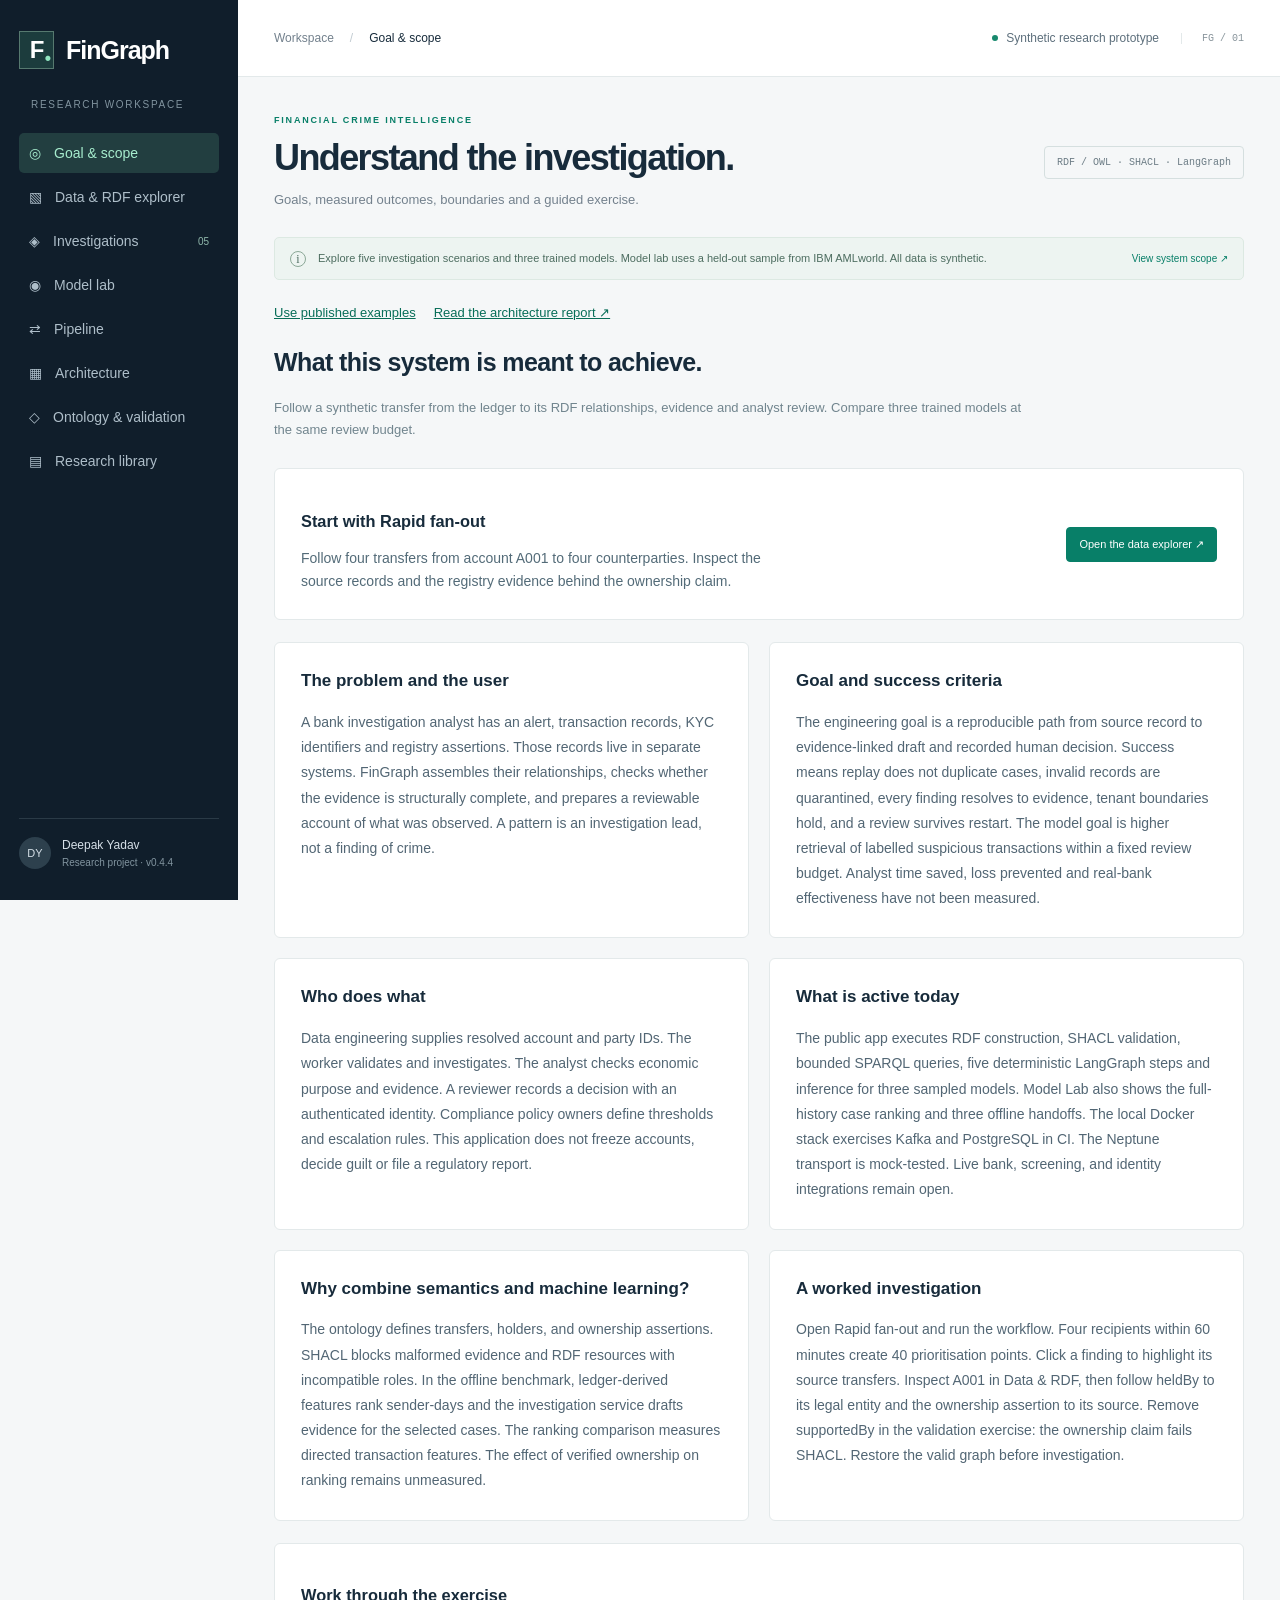
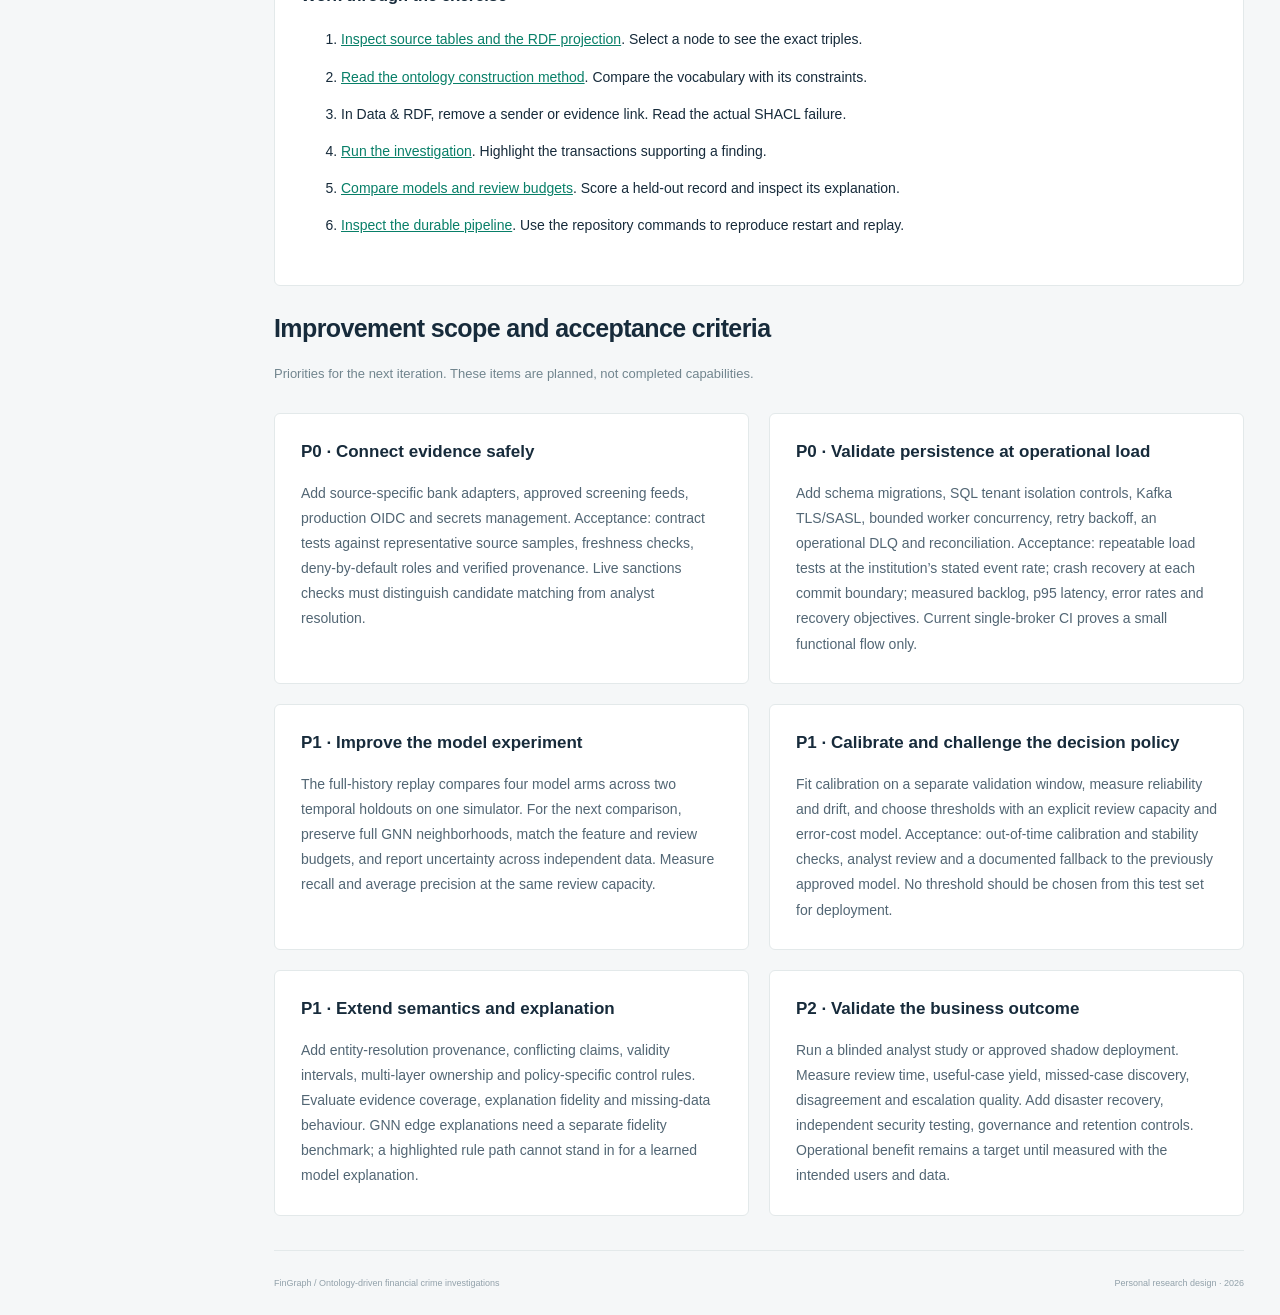
<file: index.html>
<!doctype html>
<html lang="en">
  <head>
    <meta charset="UTF-8" />
    <meta name="viewport" content="width=device-width,initial-scale=1" />
    <meta
      name="description"
      content="FinGraph financial crime investigation research workbench. Explore evidence-backed graph signals and an ontology-driven architecture using synthetic examples."
    />
    <title>FinGraph | Investigation Workbench</title>
    <link rel="stylesheet" href="/style.css?v=0.4.4" />
    <script src="/app.js?v=0.4.4" defer></script>
    <script src="/lab.js?v=0.4.4" defer></script>
  </head>
  <body>
    <aside class="sidebar">
      <a class="brand" href="/" aria-label="FinGraph home"
        ><span class="brandmark">F<span>•</span></span> FinGraph</a
      >
      <div class="workspace">RESEARCH WORKSPACE</div>
      <nav aria-label="Main navigation">
        <button class="nav active" data-view="overview">
          ◎ <span>Goal & scope</span>
        </button>
        <button class="nav" data-view="data">
          ▧ <span>Data & RDF explorer</span>
        </button>
        <button class="nav" data-view="investigation">
          ◈ <span>Investigations</span><small>05</small></button
        ><button class="nav" data-view="models">◉ <span>Model lab</span></button
        ><button class="nav" data-view="pipeline">
          ⇄ <span>Pipeline</span></button
        ><button class="nav" data-view="architecture">
          ▦ <span>Architecture</span></button
        ><button class="nav" data-view="ontology">
          ◇ <span>Ontology & validation</span></button
        ><button class="nav" data-view="research">
          ▤ <span>Research library</span>
        </button>
      </nav>
      <div class="sidebar-bottom">
        <div class="avatar">DY</div>
        <div>Deepak Yadav<small>Research project · v0.4.4</small></div>
      </div>
    </aside>
    <div class="shell">
      <header>
        <div>
          <span class="breadcrumb">Workspace</span><span class="slash">/</span
          ><span id="breadcrumb">Goal & scope</span>
        </div>
        <div class="header-right">
          <span class="dot"></span>Synthetic research prototype<span
            class="version"
            >FG / 01</span
          >
        </div>
      </header>
      <main>
        <div class="page-heading">
          <div>
            <div class="eyebrow">FINANCIAL CRIME INTELLIGENCE</div>
            <h1 id="page-title">Understand the investigation.</h1>
            <p id="page-subtitle">
              Goals, measured outcomes, boundaries and a guided exercise.
            </p>
          </div>
          <div class="outline-tag">RDF / OWL · SHACL · LangGraph</div>
        </div>
        <div class="notice">
          <span>i</span>
          <p>
            Explore five investigation scenarios and three trained models. Model
            lab uses a held-out sample from IBM AMLworld. All data is synthetic.
          </p>
          <a href="#overview" id="scope-link">View system scope ↗</a>
        </div>
        <div class="workbench-access">
          <a id="demo-mode-link" href="/?mode=published#overview">Use published examples</a>
          <a href="/docs/FinGraph_Research_and_Architecture.html">Read the architecture report ↗</a>
          <span id="workbench-mode"></span>
        </div>
        <p id="workbench-startup" role="status" aria-live="polite"></p>
        <button class="secondary hidden" id="retry-workbench">Retry loading the workbench</button>
        <noscript>
          <p>Enable JavaScript to use the interactive exercises. The architecture report above is available without JavaScript.</p>
        </noscript>
        <section id="overview" class="view">
          <div class="section-intro">
            <h2>What this system is meant to achieve.</h2>
            <p>
              Follow a synthetic transfer from the ledger to its RDF relationships,
              evidence and analyst review. Compare three trained models at the same review budget.
            </p>
          </div>
          <article class="panel padded first-example">
            <div>
              <h3>Start with Rapid fan-out</h3>
              <p>Follow four transfers from account A001 to four counterparties. Inspect the source records and the registry evidence behind the ownership claim.</p>
            </div>
            <button class="primary" data-jump="data">Open the data explorer ↗</button>
          </article>
          <div class="guide-grid" data-guide="overview"></div>
          <div class="panel padded walkthrough">
            <h3>Work through the exercise</h3>
            <ol>
              <li>
                <button class="text-link" data-jump="data">
                  Inspect source tables and the RDF projection</button
                >. Select a node to see the exact triples.
              </li>
              <li>
                <button class="text-link" data-jump="ontology">
                  Read the ontology construction method</button
                >. Compare the vocabulary with its constraints.
              </li>
              <li>
                In Data & RDF, remove a sender or evidence link. Read the actual
                SHACL failure.
              </li>
              <li>
                <button class="text-link" data-jump="investigation">
                  Run the investigation</button
                >. Highlight the transactions supporting a finding.
              </li>
              <li>
                <button class="text-link" data-jump="models">
                  Compare models and review budgets</button
                >. Score a held-out record and inspect its explanation.
              </li>
              <li>
                <button class="text-link" data-jump="pipeline">
                  Inspect the durable pipeline</button
                >. Use the repository commands to reproduce restart and replay.
              </li>
            </ol>
          </div>
          <div class="section-intro">
            <h2>Improvement scope and acceptance criteria</h2>
            <p>
              Priorities for the next iteration. These items are planned, not
              completed capabilities.
            </p>
          </div>
          <div class="guide-grid" data-guide="improvements"></div>
        </section>
        <section id="data" class="view hidden">
          <div class="section-intro">
            <h2>From source rows to typed relationships.</h2>
            <p>
              These five authored scenarios teach the semantic workflow. The
              separate IBM benchmark trains and evaluates the models.
            </p>
          </div>
          <div class="control-grid panel padded">
            <label
              >Scenario<select
                id="data-case"
                aria-label="Data scenario"
              ></select></label
            ><label
              >Validation exercise<select id="graph-variant">
                <option value="valid">Original valid graph</option>
                <option value="negative_amount">Set first amount to −1</option>
                <option value="missing_sender">Remove first sender</option>
                <option value="missing_evidence">
                  Remove one ownership evidence link
                </option>
              </select></label
            ><label
              >SPARQL template<select id="graph-query">
                <option value="transactions">Transaction provenance</option>
                <option value="ownership">
                  Source-backed direct ownership
                </option>
                <option value="shared_owners">Shared asserted owners</option>
              </select></label
            ><button class="primary" id="load-graph" disabled>
              Build and validate graph
            </button>
          </div>
          <div id="data-status" role="status" aria-live="polite"></div>
          <div id="data-stats" class="stats"></div>
          <div class="panel padded">
            <h3>Raw source records</h3>
            <p id="data-origin"></p>
            <div class="table-scroll" id="source-transactions"></div>
            <details>
              <summary>Account and registry fields</summary>
              <div class="table-scroll" id="source-accounts"></div>
            </details>
            <details>
              <summary>Canonical source JSON</summary>
              <pre id="source-json"></pre>
            </details>
          </div>
          <div class="model-workbench">
            <section class="panel padded">
              <h3>RDF neighbourhood explorer</h3>
              <p>
                Arrows are named RDF relationships. Select a resource to move to
                its immediate neighbourhood. Literal values appear in the
                inspector.
              </p>
              <label for="rdf-focus">Focus resource</label
              ><select id="rdf-focus"></select>
              <div id="rdf-network"></div>
              <p class="muted">
                The diagram shows one-hop resource links, not the complete
                graph. Transaction values are properties of transaction nodes.
              </p>
            </section>
            <section class="panel padded">
              <h3>Resource inspector</h3>
              <div id="rdf-inspector"></div>
            </section>
          </div>
          <div class="panel padded space-top">
            <h3>SHACL result</h3>
            <div id="validation-result"></div>
          </div>
          <div class="panel padded space-top">
            <h3>Execute a bounded SPARQL query</h3>
            <p>
              Changing a selection loads a published example. In live API mode,
              select Build and validate graph to run the query and validation
              again. You can inspect invalid graphs here. They are blocked from
              the investigation pipeline.
            </p>
            <pre id="sparql-source"></pre>
            <div class="table-scroll" id="sparql-rows"></div>
          </div>
          <div class="panel padded space-top">
            <h3>Serialized graph</h3>
            <label for="triple-filter">Filter asserted instance triples</label
            ><input
              id="triple-filter"
              placeholder="Try A001, supportedBy, amount…"
            />
            <div id="triple-count" class="muted"></div>
            <div class="table-scroll triple-scroll" id="rdf-triples"></div>
            <details>
              <summary>Complete Turtle, including ontology vocabulary</summary>
              <pre id="rdf-turtle"></pre>
            </details>
          </div>
        </section>
        <section id="investigation" class="view">
          <div class="stats">
            <article>
              <span>Investigation scenarios</span
              ><strong>05 <small>synthetic fixtures</small></strong>
            </article>
            <article>
              <span>Specialist workflow</span
              ><strong>05 <small>bounded steps</small></strong>
            </article>
            <article>
              <span>Decision authority</span
              ><strong class="text-value">Human review <i>Required</i></strong>
            </article>
          </div>
          <div class="workbench">
            <section class="panel case-list">
              <div class="panel-heading">
                <h2>Case queue</h2>
                <span class="muted">DEMO</span>
              </div>
              <label class="search"
                ><span>⌕</span
                ><input
                  id="search"
                  placeholder="Search cases…"
                  aria-label="Search cases"
              /></label>
              <div id="cases"><p class="muted padded">Loading cases…</p></div>
              <div class="queue-footer">
                No customer records. No external actions.
              </div>
            </section>
            <section class="panel canvas-panel">
              <div class="panel-heading">
                <div>
                  <div class="eyebrow" id="case-id">SELECT A CASE</div>
                  <h2 id="case-title">Transaction network</h2>
                </div>
                <button class="primary" id="run" disabled>
                  Run investigation <span>↗</span>
                </button>
              </div>
              <div class="graph-toolbar">
                <span><i class="legend account"></i>Account</span
                ><span><i class="legend evidence-edge"></i>Rule evidence</span
                ><span><i class="legend selected-edge"></i>Selected transfer</span>
              </div>
              <div
                id="network"
                aria-label="Interactive transaction network"
              ></div>
              <div class="graph-note" id="node-detail">
                Select an account to inspect its synthetic identity.
              </div>
              <div class="graph-footer">
                <span id="case-summary"></span
                ><span class="muted">Directed transfers</span>
              </div>
            </section>
          </div>
          <div id="status" role="status" aria-live="polite"></div>
          <div id="rule-explainer" class="panel padded space-top hidden"></div>
          <section id="transfer-evidence" class="panel padded space-top hidden">
            <div class="timeline-heading">
              <div><h3>Transfer timeline</h3><p>Select a transfer here or on the graph to inspect its source record.</p></div>
              <span id="transfer-summary" role="status"></span>
            </div>
            <div class="transfer-workbench">
              <ol id="transfer-timeline" aria-label="Transfers in event-time order"></ol>
              <article id="transfer-detail" aria-label="Selected transfer evidence" aria-live="polite"></article>
            </div>
          </section>
          <section class="panel results">
            <div class="panel-heading">
              <div>
                <div class="eyebrow">INVESTIGATION OUTPUT</div>
                <h2>Evidence before conclusions.</h2>
              </div>
              <span class="status-pill" id="result-state"
                >Ready to investigate</span
              >
            </div>
            <div id="result">
              <div class="empty-state">
                <div class="empty-icon">⌘</div>
                <h3>Your investigation starts here</h3>
                <p>
                  Choose a case and run the workflow to inspect signals,
                  ownership context,<br />evidence references, and a reviewable
                  case draft.
                </p>
              </div>
            </div>
          </section>
        </section>
        <section id="models" class="view hidden">
          <div class="section-intro">
            <h2>Model evaluation and inference</h2>
            <p>
              Compare case ranking on two full-history holdouts, then try the
              three models from the original sampled benchmark on a held-out
              transfer.
            </p>
            <button type="button" class="text-link" id="try-inference">Try a held-out transaction ↘</button>
          </div>
          <section class="panel padded" aria-labelledby="rolling-heading">
            <h3 id="rolling-heading">Full-history case ranking</h3>
            <p id="rolling-summary"></p>
            <label for="rolling-fold">Held-out window (UTC)</label>
            <select id="rolling-fold" aria-controls="rolling-results"></select>
            <div id="rolling-results" aria-live="polite">
              <div class="table-scroll" id="rolling-table"></div>
              <p id="rolling-conclusion"></p>
            </div>
            <p class="muted">
              Each sender-day is ranked by its highest transfer score. A group
              counts as positive if at least one outgoing transfer has a
              simulator label. The comparison uses prior event minutes; the
              two windows share one synthetic source.
            </p>
            <details>
              <summary>From model-ranked cases to investigation drafts</summary>
              <p>
                The three highest-ranked sender-days from the final fold went
                through the investigation service in an isolated SQLite run.
                The public investigation queue still uses five authored fixtures.
              </p>
              <div class="table-scroll" id="rolling-handoff"></div>
            </details>
          </section>
          <div id="model-summary" class="stats"></div>
          <div class="panel padded decision-banner">
            <h3>Sampled benchmark leader · gradient boosting</h3>
            <p>
              Validation average precision selected gradient boosting in the
              original 5% benchmark. The three trained models below score
              exported examples from that experiment.
            </p>
          </div>
          <div class="panel padded">
            <h3>Original 5% benchmark</h3>
            <p class="muted">
              Average precision reflects ranking across thresholds.
              Review-budget metrics evaluate the highest-scoring 1% of
              transactions.
            </p>
            <div class="table-scroll">
              <table class="evidence-table" id="metric-table"></table>
            </div>
            <p id="model-conclusion"></p>
          </div>
          <div class="panel padded space-top">
            <h3>Choose a review budget</h3>
            <p>
              Rank all 43,126 held-out rows. Compare how many labelled positives
              each approach finds within the same review capacity.
            </p>
            <label for="review-budget"
              >Percentage of transactions reviewed</label
            ><input
              id="review-budget"
              type="range"
              min="0"
              max="5"
              value="2"
              step="1"
            /><output id="budget-label"></output>
            <div id="budget-chart"></div>
            <div class="table-scroll" id="budget-table"></div>
          </div>
          <div class="model-workbench">
            <section class="panel padded">
              <h3>Precision–recall curves</h3>
              <div id="pr-chart"></div>
              <p class="muted">
                Every recall change is retained; step area equals average
                precision. All predictions contribute. The random-ranking
                baseline is positive prevalence.
              </p>
            </section>
            <section class="panel padded">
              <h3>ROC curves</h3>
              <div id="roc-chart"></div>
              <p class="muted">
                ROC AUC can look strong with a very large negative class. Read
                it alongside precision and review volume.
              </p>
            </section>
          </div>
          <div class="panel padded space-top">
            <h3>Errors at the validation-selected threshold</h3>
            <label for="diagnostic-model">Model to inspect</label
            ><select id="diagnostic-model">
              <option value="histogram_gradient_boosting">
                Gradient boosting
              </option>
              <option value="logistic_regression">Logistic regression</option>
              <option value="directed_graphsage">Directed GraphSAGE</option>
            </select>
            <div id="confusion-matrix"></div>
            <div id="calibration-table" class="table-scroll"></div>
            <p class="muted">
              Reliability bins compare average score with observed positive
              frequency. No calibration was fitted; the score is not a validated
              probability.
            </p>
          </div>
          <div class="model-workbench">
            <section class="panel padded" id="inference-panel">
              <h3>Run model inference</h3>
              <label for="model-example">Held-out transaction</label
              ><select id="model-example"></select>
              <div id="model-input" class="model-input"></div>
              <button class="primary" id="score-model" disabled>
                Score transaction
              </button>
              <div id="model-output" role="status" aria-live="polite"></div>
            </section>
            <section class="panel padded">
              <h3>How to read these scores</h3>
              <p>
                The GNN uses graph embeddings computed from history before the
                test period. Each request runs the exported prediction heads on
                the server.
              </p>
              <p>
                Scores are uncalibrated. The cards include selected high-score,
                positive-label, and evenly spaced examples. Dataset-wide metrics
                use all held-out rows.
              </p>
              <h4>Experiment limits</h4>
              <ul id="model-limitations"></ul>
              <a
                href="/docs/FinGraph_Research_and_Architecture.html"
                target="_blank"
                rel="noopener"
                >Read the evaluation protocol ↗</a
              >
            </section>
          </div>
          <section class="panel padded space-top">
            <h3>Explain the selected prediction</h3>
            <div id="prediction-explanation">
              <p>
                Score a transaction above to compare the three model explanations.
              </p>
            </div>
          </section>
          <div class="section-intro">
            <h2>Training, features and model selection</h2>
          </div>
          <div class="guide-grid" data-guide="training"></div>
          <div class="model-workbench">
            <section class="panel padded">
              <h3>GraphSAGE learning trace</h3>
              <div id="training-chart"></div>
              <p class="muted">
                Validation AP by epoch. The selected checkpoint is the maximum
                validation AP, not the final epoch.
              </p>
              <details>
                <summary>Exact epoch loss and validation AP</summary>
                <div id="training-table" class="table-scroll"></div>
              </details>
            </section>
            <section class="panel padded">
              <h3>Validation feature-group reliance</h3>
              <div id="importance-chart"></div>
              <div id="importance-table" class="table-scroll"></div>
              <p class="muted">
                Gradient boosting, three deterministic permutations per group. A
                negative drop means the permutation improved AP. This is
                diagnostic reliance, not causality.
              </p>
            </section>
          </div>
          <div class="section-intro">
            <h2>Results, explanations and limits</h2>
          </div>
          <div class="guide-grid" data-guide="interpretation"></div>
        </section>
        <section id="pipeline" class="view hidden">
          <div class="section-intro">
            <h2>From event to a recorded review.</h2>
            <p>
              Connect an OIDC session to the private service API to ingest a
              case, reload its saved result, and commit a review.
            </p>
          </div>
          <div class="panel padded">
            <p>
              The public deployment provides synthetic analysis. The durable
              service uses your configured PostgreSQL database and OIDC issuer.
              Run the repository's Docker Compose stack to exercise ingestion
              and persistence.
            </p>
            <p id="service-availability" role="status">Durable review requires a configured PostgreSQL and OIDC backend.</p>
            <p><a href="https://github.com/deepak2233/fingraph-investigations#run-locally">Run the backend locally ↗</a></p>
            <div id="service-form" class="hidden">
              <label for="service-token">OIDC bearer token</label
              ><input
                id="service-token"
                type="password"
                autocomplete="off"
                placeholder="Session-only token with ingest, analyst and reviewer roles"
              /><label for="service-tenant">Tenant ID from the token</label
              ><input id="service-tenant" value="demo" maxlength="96" />
              <div class="review-actions">
                <button class="primary" id="ingest-service">
                  Ingest selected scenario</button
                ><button class="secondary" id="reload-service" disabled>
                  Reload saved case
                </button>
              </div>
              <div id="service-status" role="status"></div>
              <label for="service-reason">Review rationale</label
              ><textarea
                id="service-reason"
                placeholder="Record the evidence you reviewed"
              ></textarea>
              <div class="review-actions">
                <button class="primary" id="review-service" disabled>
                  Record review</button
                ><button class="secondary" id="evidence-service" disabled>
                  Request evidence
                </button>
              </div>
              <pre id="service-output"></pre>
            </div>
          </div>
        </section>
        <section id="architecture" class="view hidden">
          <div class="section-intro">
            <h2>Implemented architecture</h2>
            <p>
              The hosted workbench, durable case service, and offline benchmark
              run with different inputs. The benchmark reuses the investigation
              service to test the model-to-case handoff.
            </p>
          </div>
          <p>
            <a
              href="/docs/FinGraph_Research_and_Architecture.html"
              target="_blank"
              rel="noopener"
              >Open the full research and architecture report ↗</a
            >
          </p>
          <div class="panel architecture-image">
            <img
              src="/architecture.svg"
              alt="Architecture showing the Vercel workbench, durable Kafka and SQL intake, and the offline full-history ranking and case handoff"
            />
          </div>
          <div class="info-grid">
            <article class="panel">
              <h3>Hosted workbench</h3>
              <p>
                Five synthetic cases run through live RDF, SHACL, allowlisted
                SPARQL and deterministic LangGraph investigation. Model Lab
                scores fixed examples from the original sampled experiment.
              </p>
            </article>
            <article class="panel">
              <h3>Durable case service</h3>
              <p>
                Two bounded rules produce candidate events. Kafka intake commits
                SQL cases, audit and outbox before acknowledging events. OIDC
                gates private review. The independent projector writes local RDF
                or uses the mock-tested Neptune adapter.
              </p>
            </article>
            <article class="panel">
              <h3>Offline ranking and handoff</h3>
              <p>
                Full event-time replay builds behavior and directed graph
                features. The selected model ranks sender-days and sends three
                synthetic cases to the same investigation service in SQLite.
                That comparison is published in Model Lab.
              </p>
            </article>
          </div>
          <p class="muted">
            Live model-driven queuing, verified identity resolution, approved
            screening feeds, and bank-volume performance tests remain open.
          </p>
        </section>
        <section id="ontology" class="view hidden">
          <div class="section-intro">
            <h2>Meaning is part of the data model.</h2>
            <p>
              OWL defines vocabulary and semantics. SHACL validates records.
              SPARQL retrieves explicit relationships. These solve different
              problems.
            </p>
          </div>
          <div class="guide-grid" data-guide="ontology"></div>
          <div class="panel padded space-top">
            <h3>The actual vocabulary used by the graph builder</h3>
            <div id="ontology-schema"></div>
            <details>
              <summary>OWL vocabulary in Turtle</summary>
              <pre id="ontology-turtle"></pre>
            </details>
            <details>
              <summary>SHACL shapes in Turtle</summary>
              <pre id="shapes-turtle"></pre>
            </details>
            <p>
              Primary standards:
              <a
                href="https://www.w3.org/TR/owl2-primer/"
                target="_blank"
                rel="noopener"
                >OWL 2</a
              >
              ·
              <a
                href="https://www.w3.org/TR/shacl/"
                target="_blank"
                rel="noopener"
                >SHACL</a
              >
              ·
              <a
                href="https://www.w3.org/TR/sparql11-query/"
                target="_blank"
                rel="noopener"
                >SPARQL 1.1</a
              >.
            </p>
          </div>
          <div class="info-grid">
            <article class="panel">
              <div class="eyebrow">SEMANTICS</div>
              <h3>Party → Person / LegalEntity</h3>
              <p>
                Account → heldBy → Party<br />Transaction → sender / receiver →
                Account<br />OwnershipAssertion → owner / ownedEntity /
                percentage / supportedBy
              </p>
            </article>
            <article class="panel">
              <div class="eyebrow">VALIDATION</div>
              <h3>Fail before investigation</h3>
              <p>
                Transactions require positive decimal amounts, one sender and
                receiver, a three-letter currency, a typed timestamp, and a
                source ID. Ownership assertions require supporting evidence.
              </p>
            </article>
            <article class="panel">
              <div class="eyebrow">EPISTEMIC BOUNDARY</div>
              <h3>Unknown stays unknown</h3>
              <p>
                Missing ownership creates a data gap. A name similarity creates
                a candidate. A graph pattern creates a lead. None establishes a
                crime, a legal UBO determination, or a confirmed sanctions
                match.
              </p>
            </article>
          </div>
          <div class="panel code-panel">
            <h3>Source-backed direct ownership query</h3>
            <pre>
PREFIX fg: &lt;https://fingraph.example/ontology/&gt;
SELECT ?account ?owner ?claim ?evidence WHERE {
  ?account a fg:Account ; fg:heldBy ?entity .
  ?claim a fg:OwnershipAssertion ;
         fg:ownedEntity ?entity ; fg:owner ?owner ;
         fg:supportedBy ?evidence .
}</pre
            >
            <p class="muted">
              Neptune is not a built-in OWL reasoner. This prototype uses RDFLib
              and pySHACL with RDFS closure, not full OWL DL reasoning. FIBO
              alignment is a design proposal.
            </p>
          </div>
        </section>
        <section id="research" class="view hidden">
          <div class="section-intro">
            <h2>Research that changes the design.</h2>
            <p>
              Selected foundational and AML papers, with their application and
              limits. Each entry records its design implication and limitation.
              Reading depth is identified per paper. FinGraph benchmark results
              appear in Model lab.
            </p>
          </div>
          <div class="research-tools">
            <input
              id="paper-search"
              placeholder="Filter papers by model, method, or dataset…"
              aria-label="Filter research papers"
            /><span id="paper-count"></span>
          </div>
          <div id="papers" class="paper-grid"></div>
        </section>
        <footer>
          <span>FinGraph / Ontology-driven financial crime investigations</span
          ><span>Personal research design · 2026</span>
        </footer>
      </main>
    </div>
  </body>
</html>
</file>
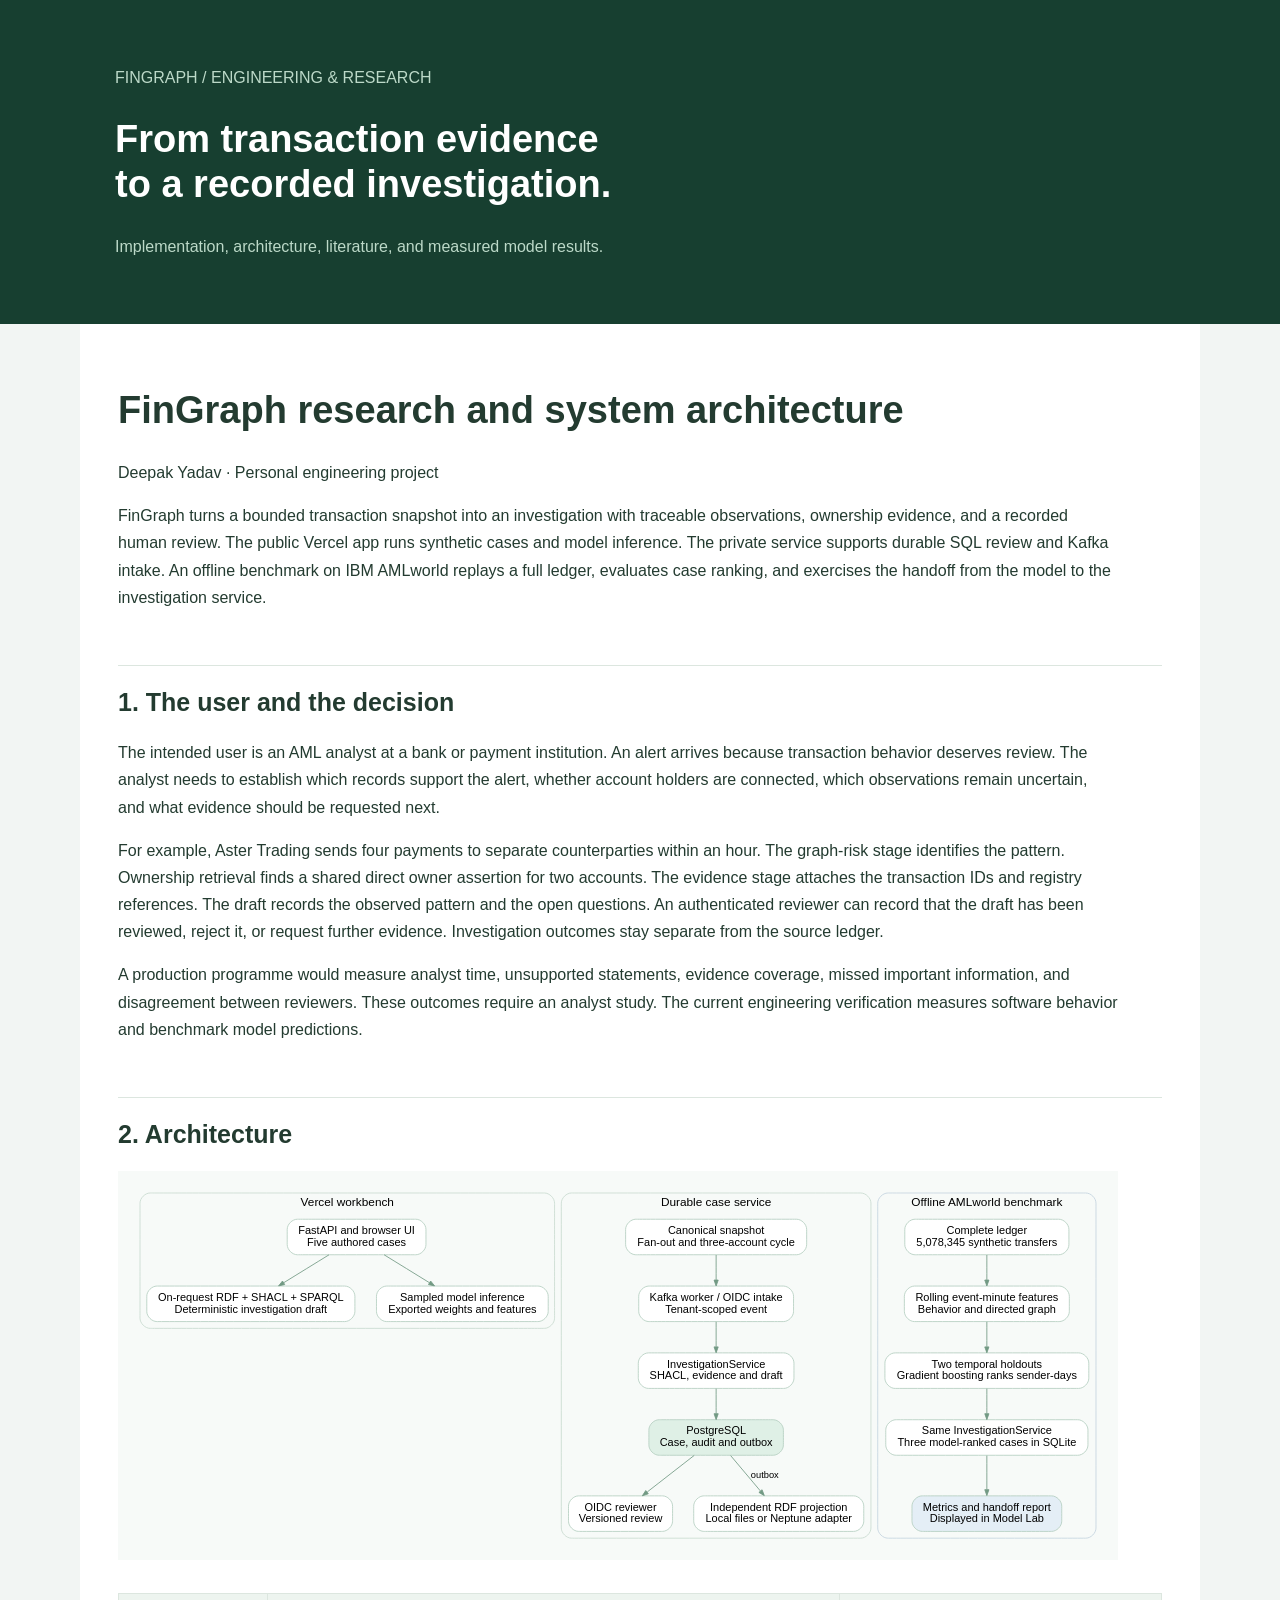
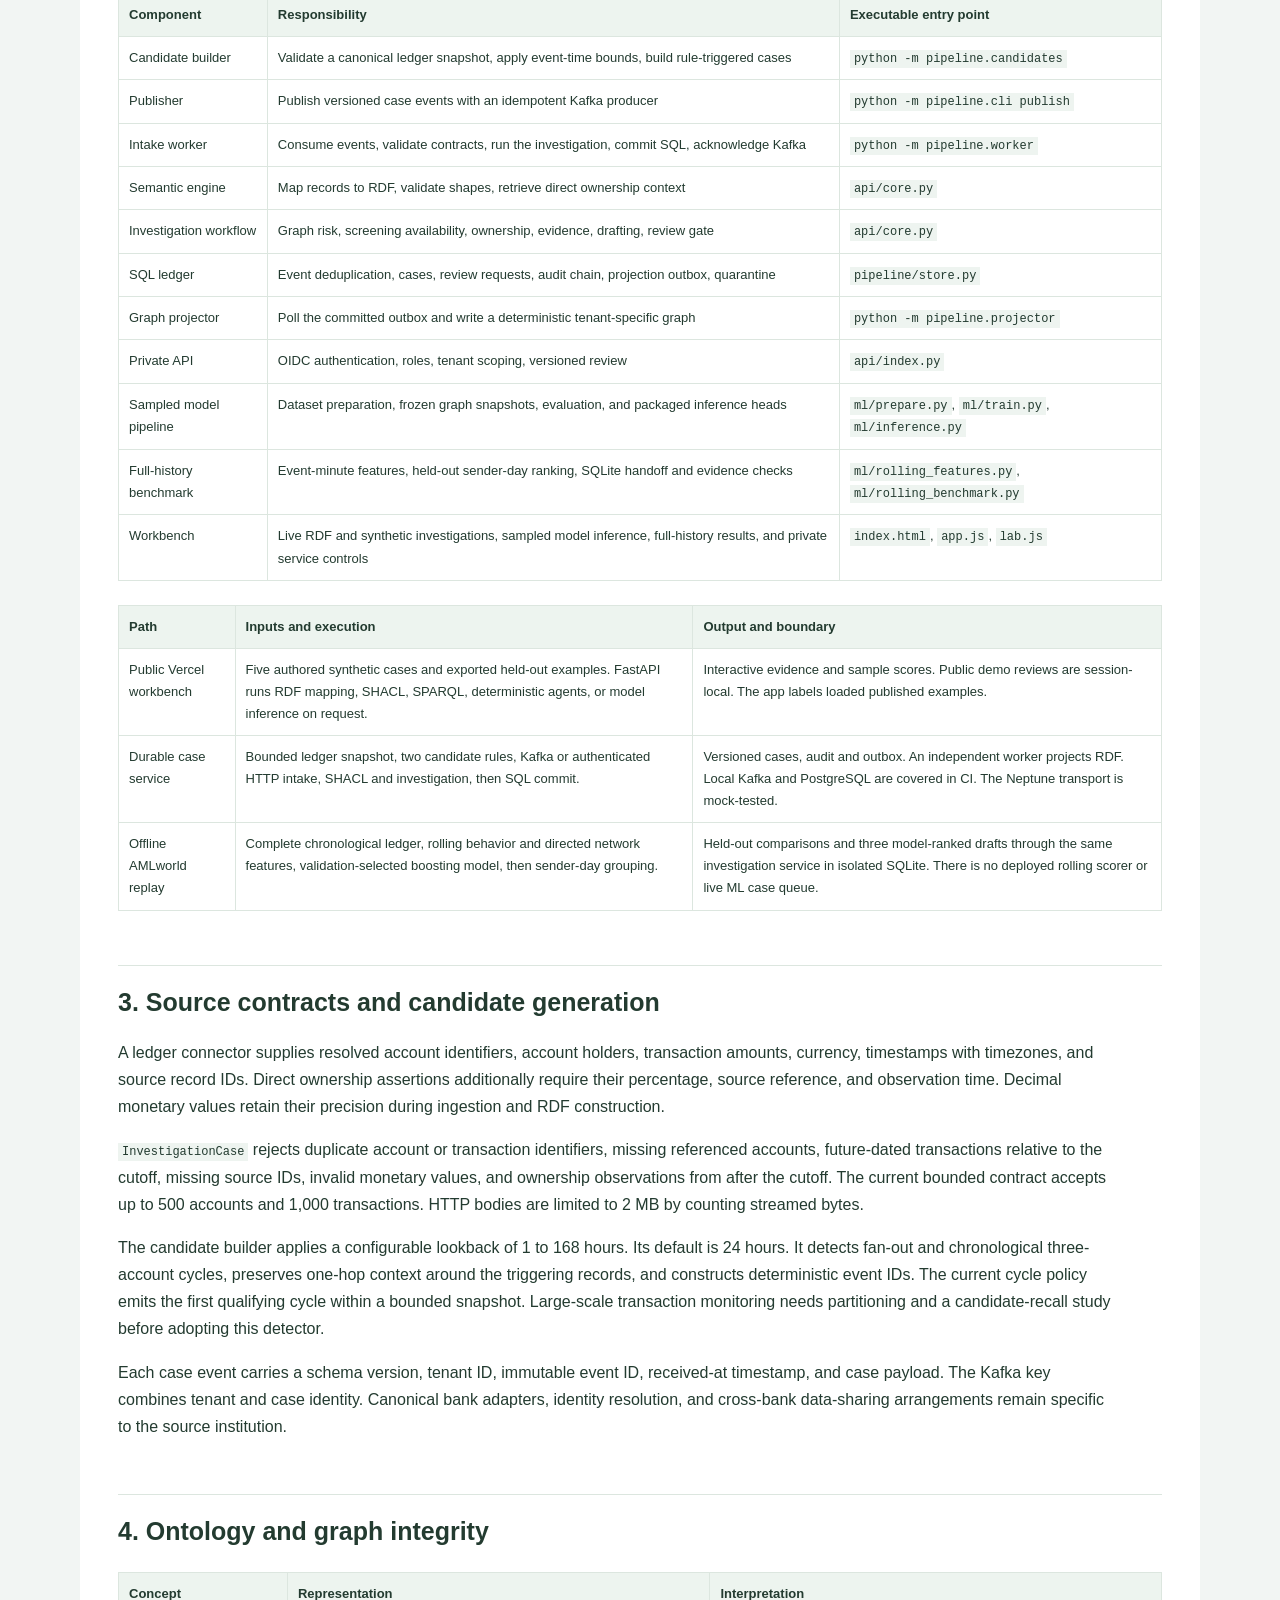
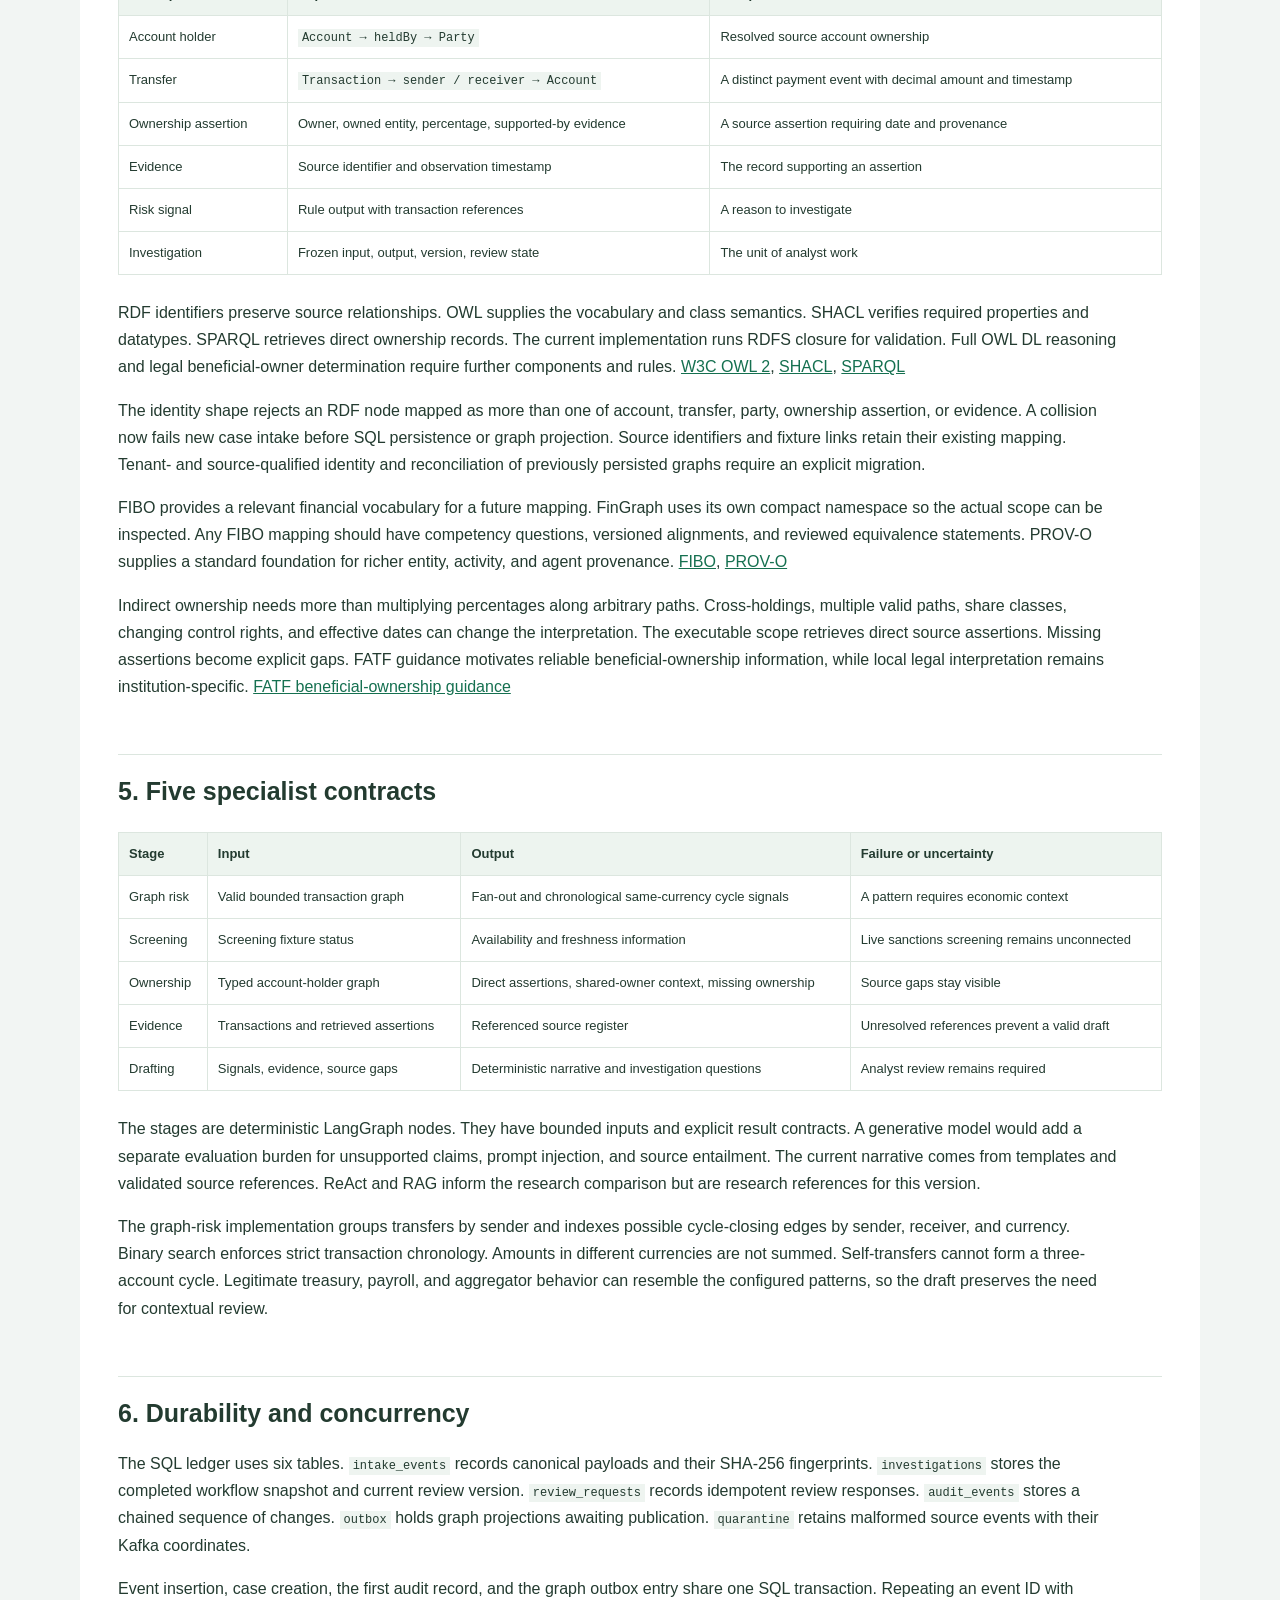
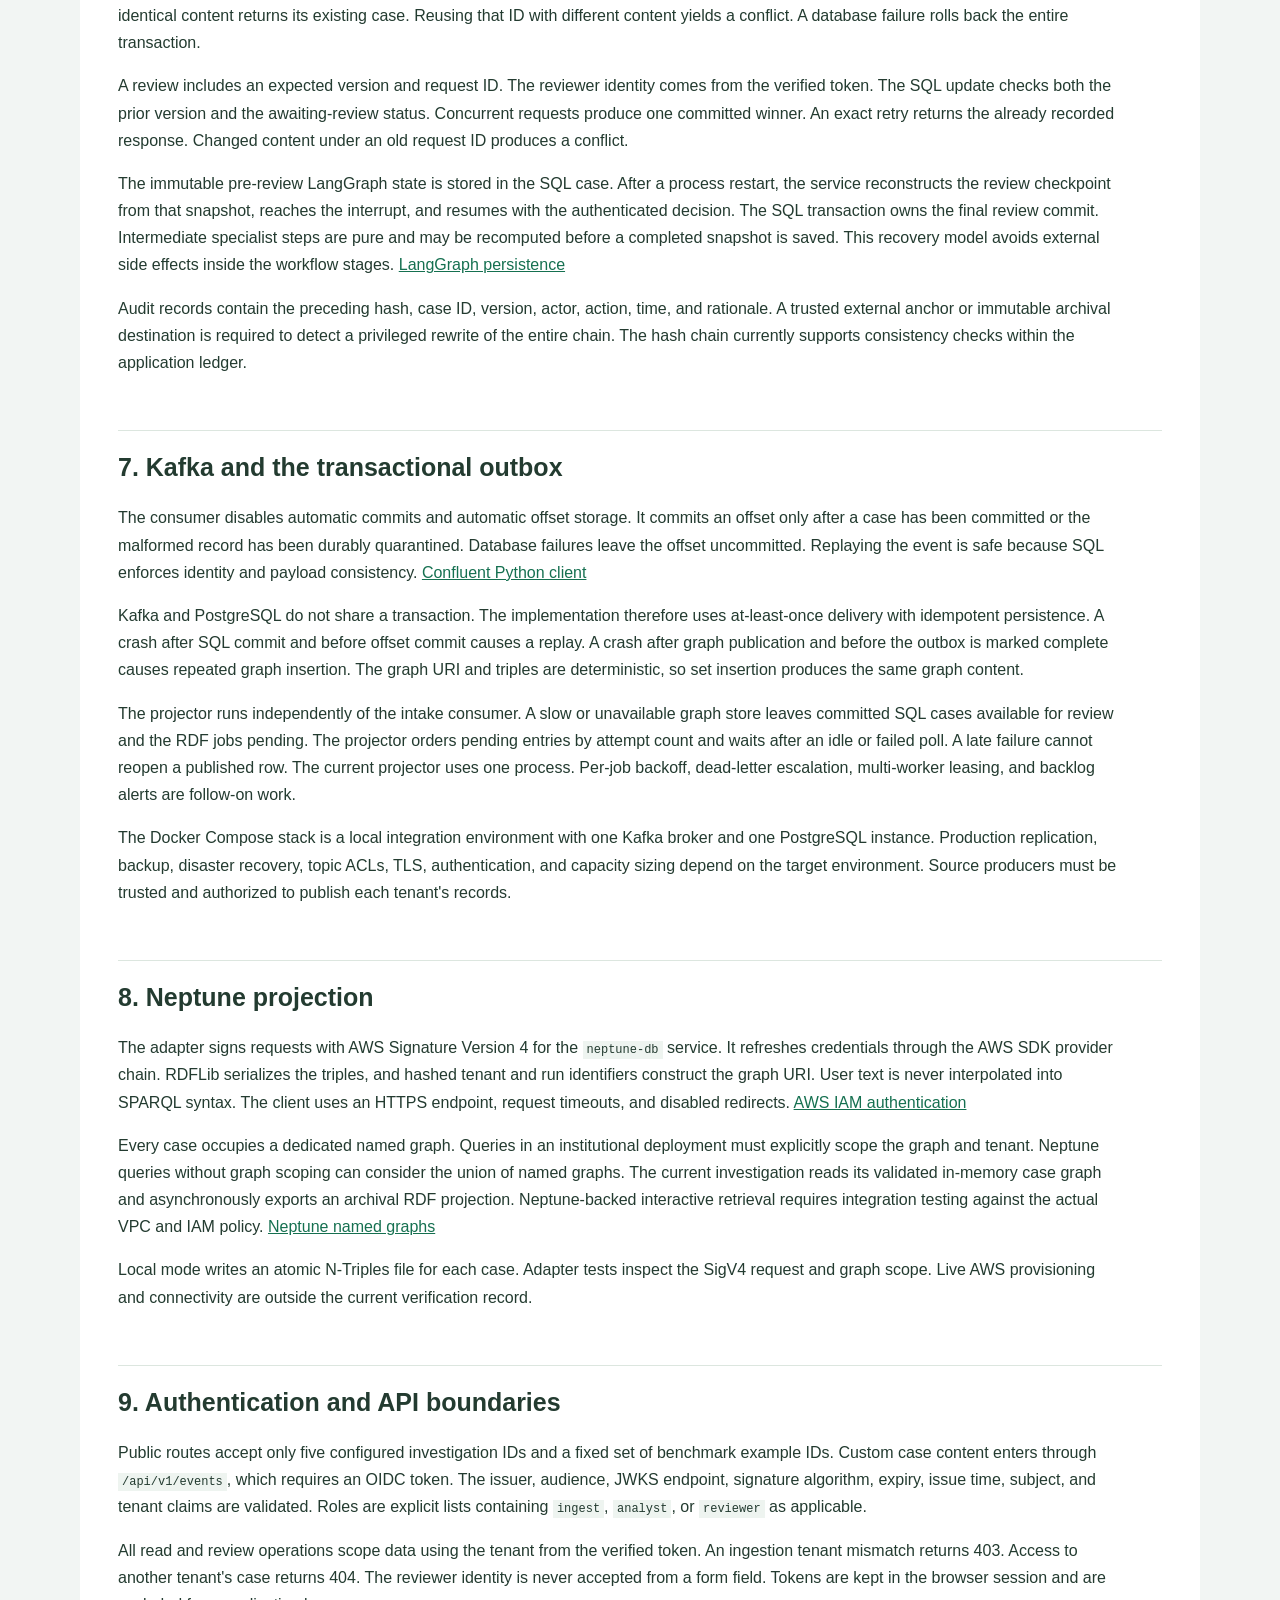
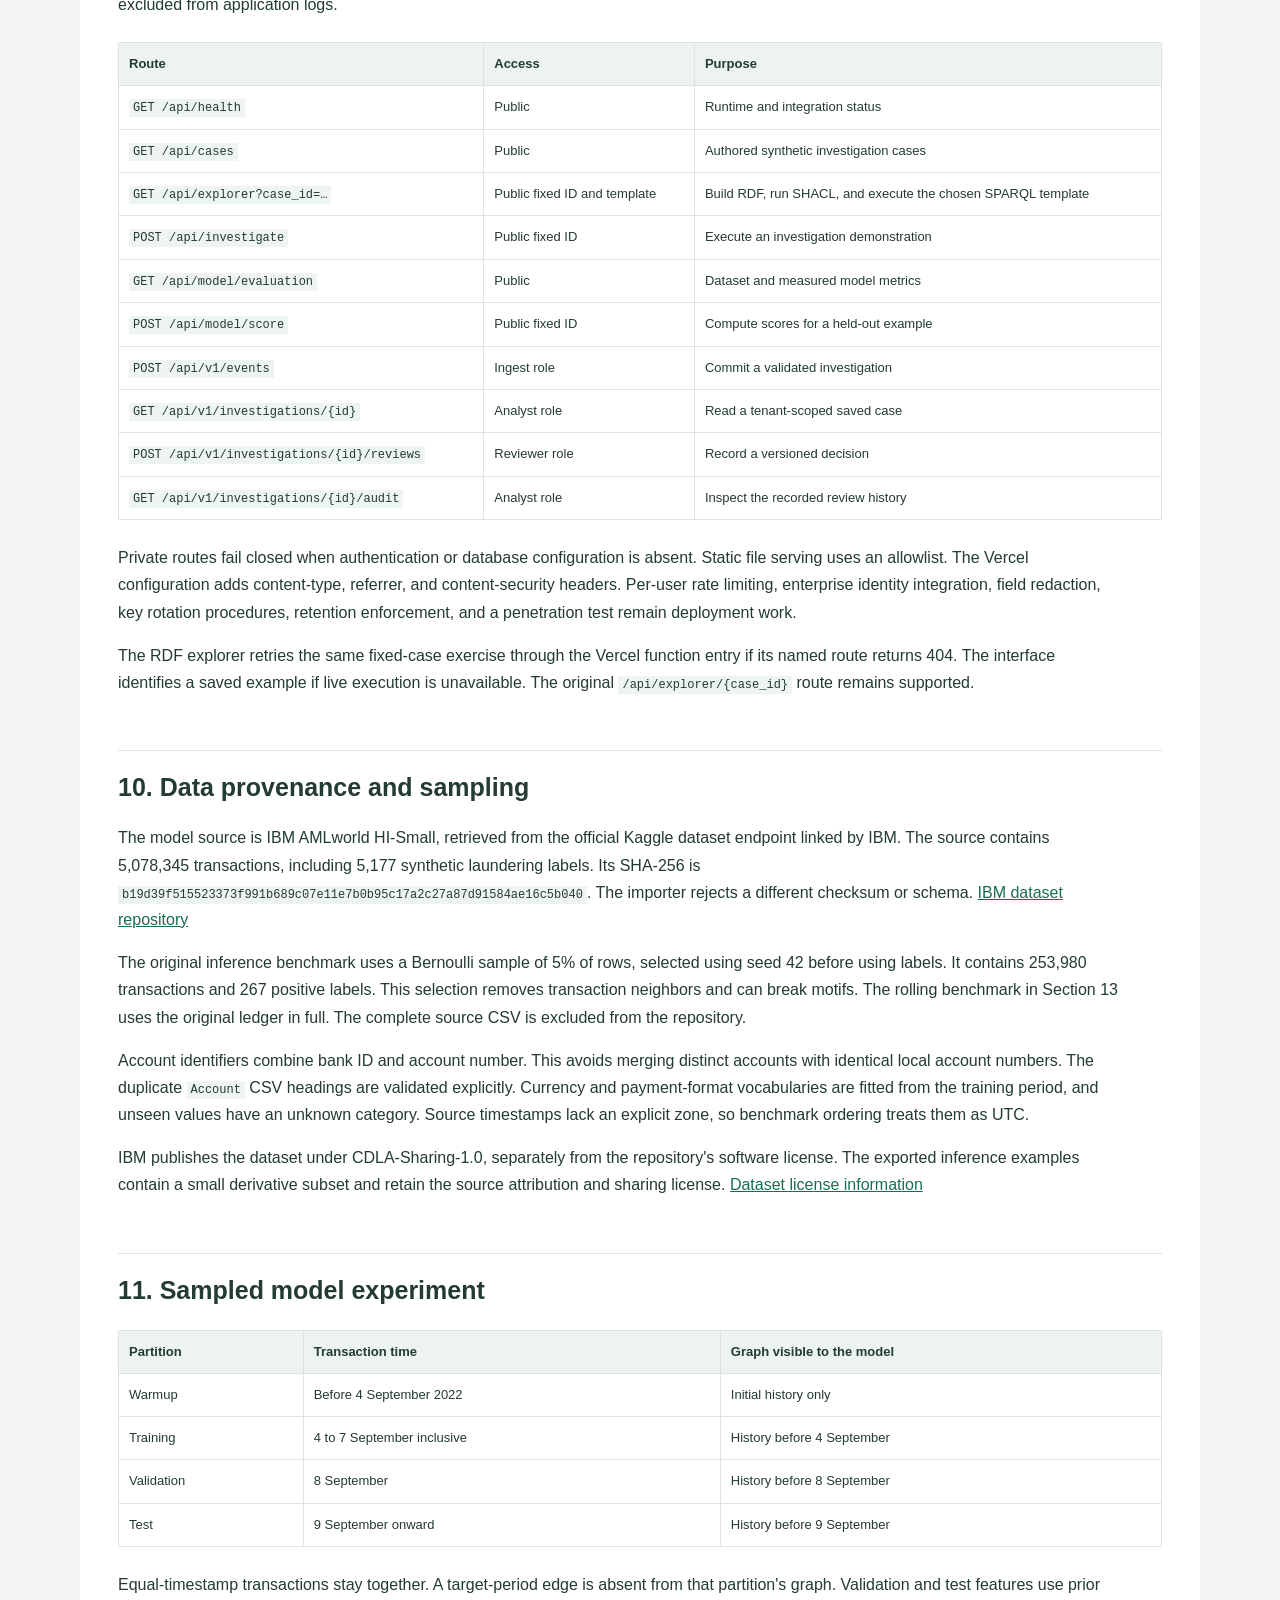
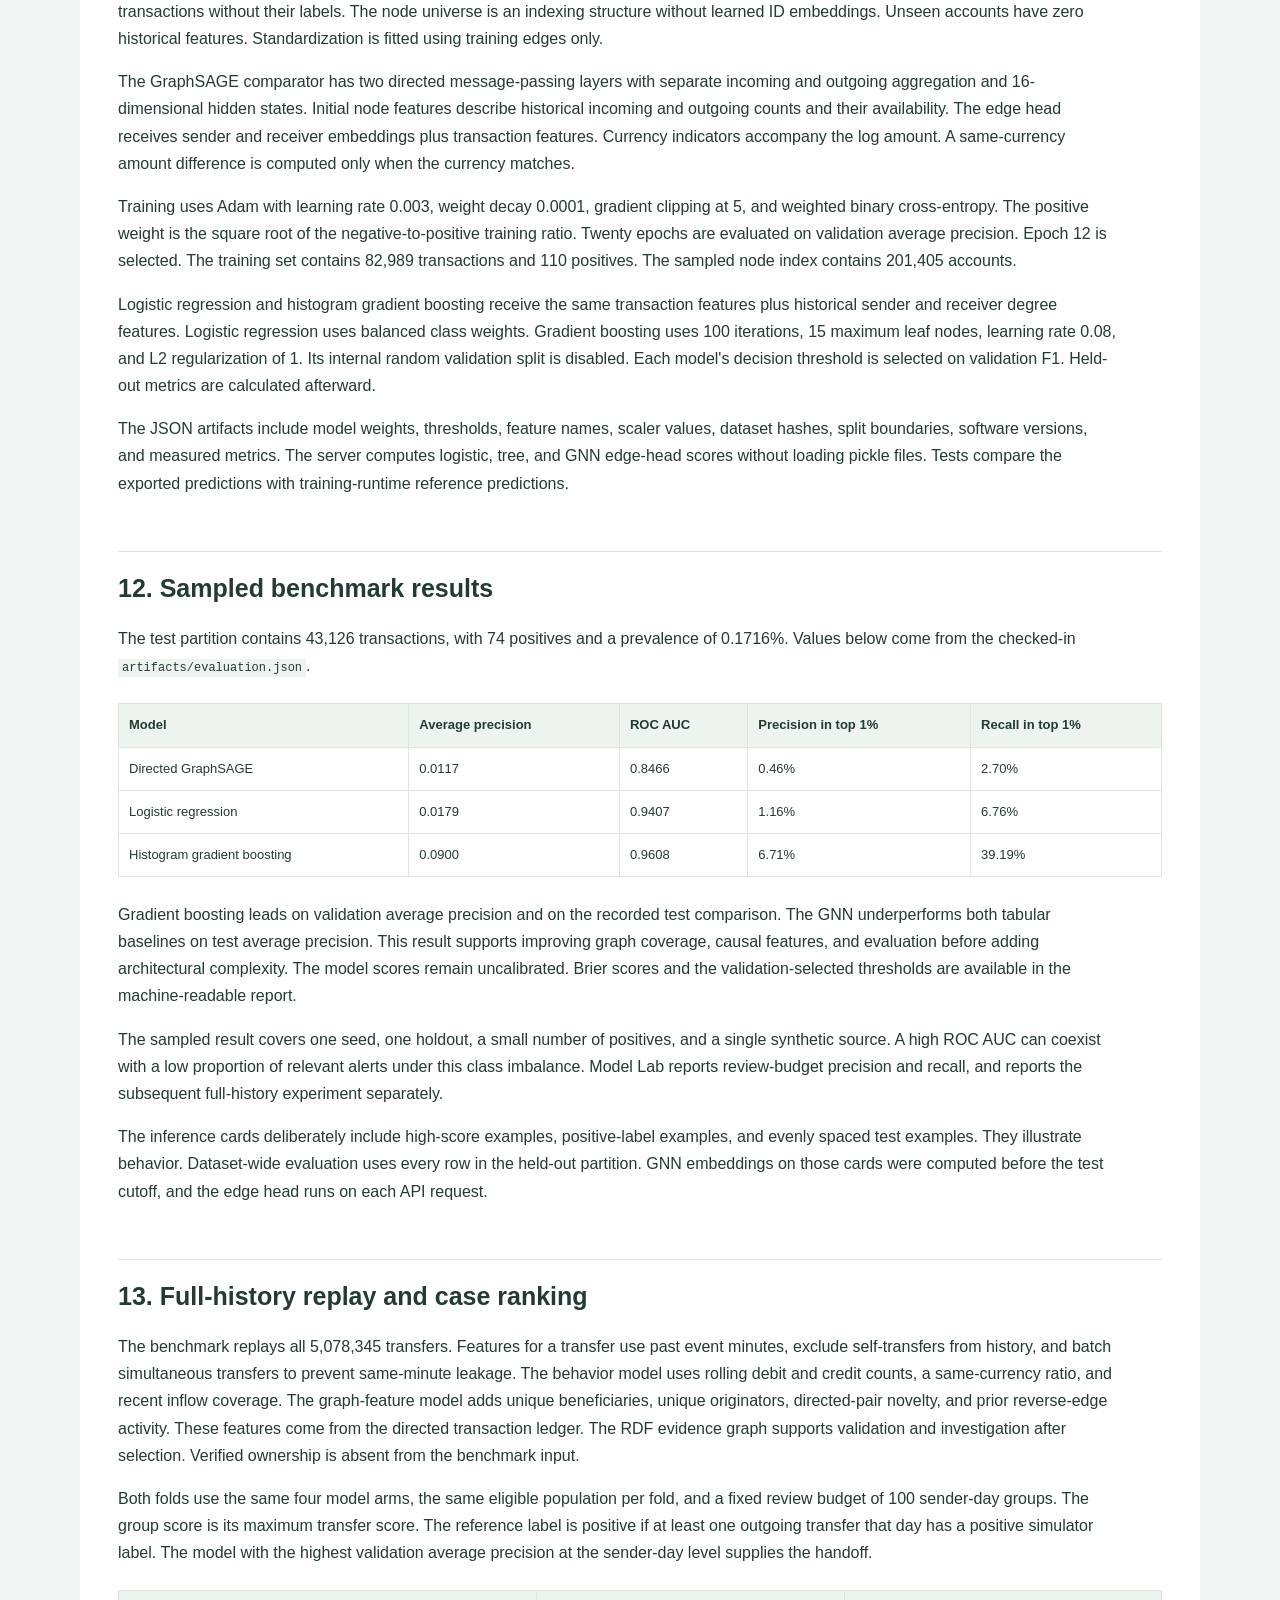
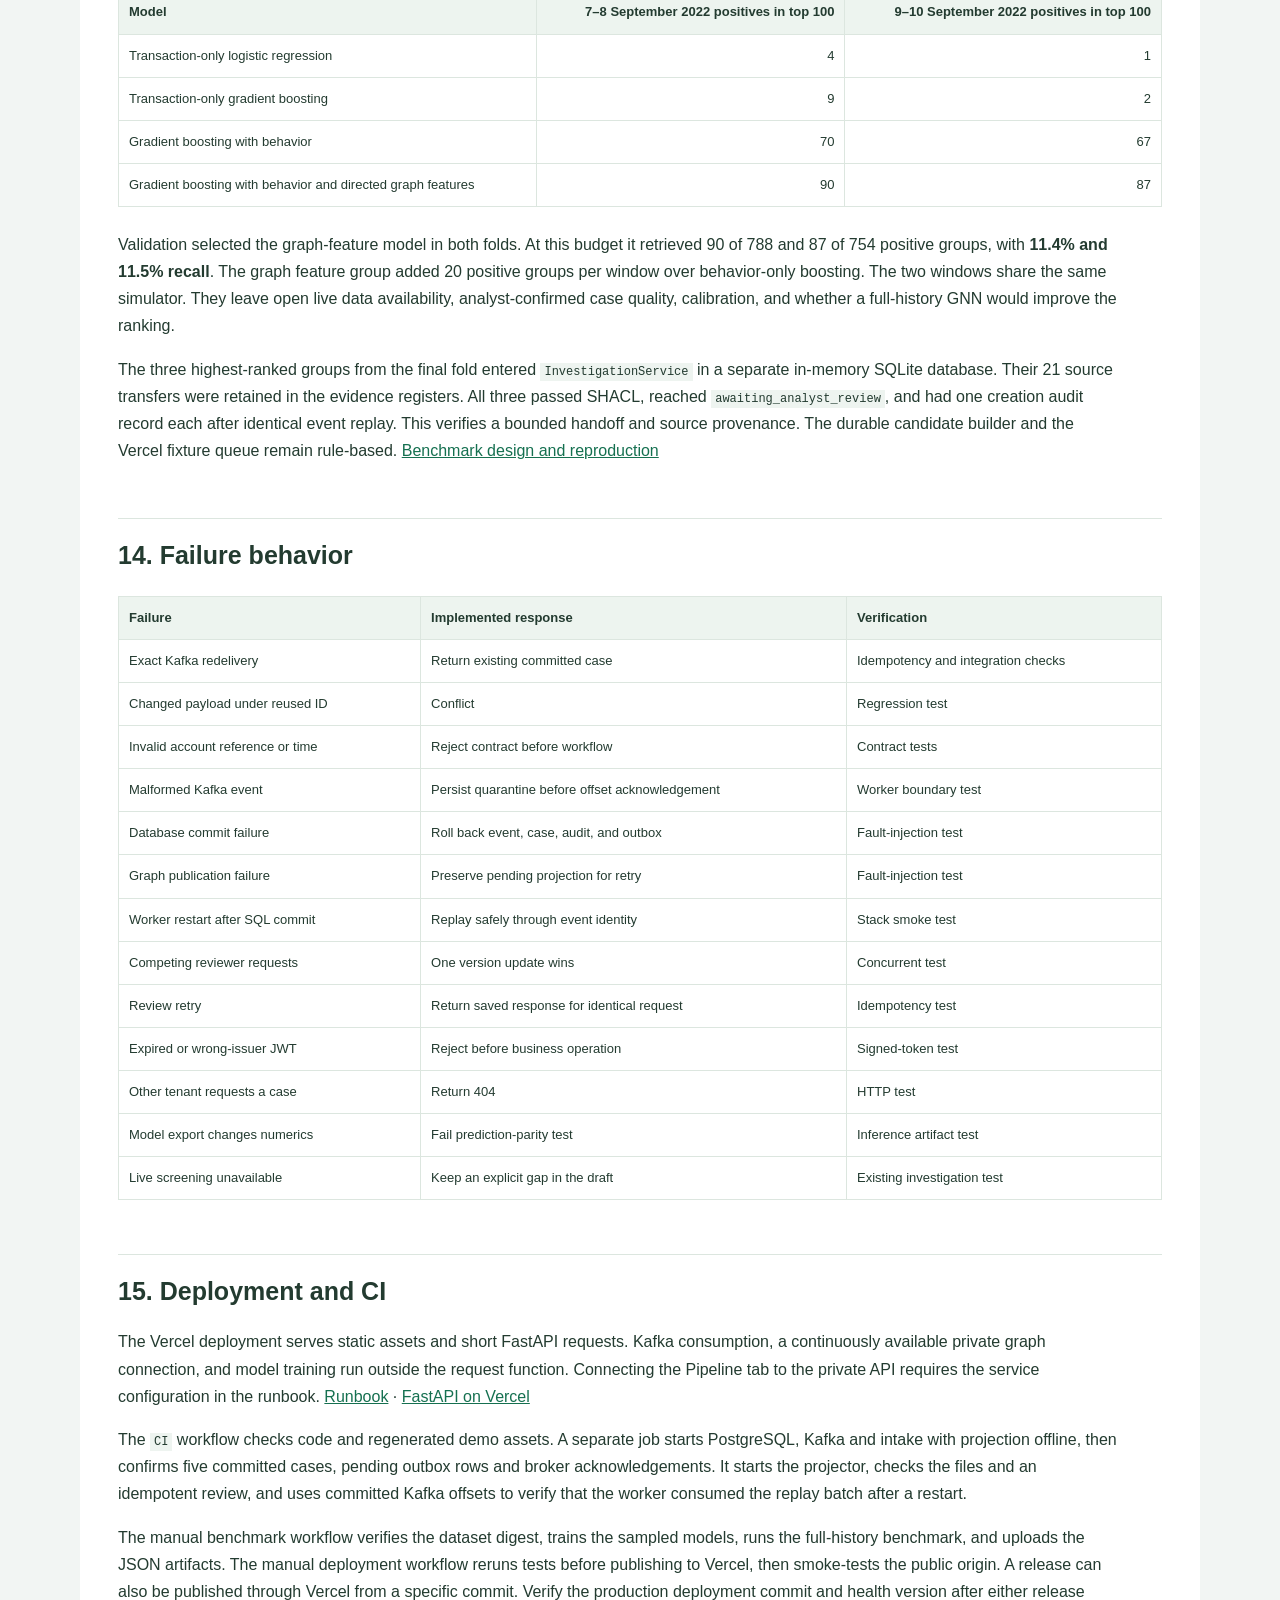
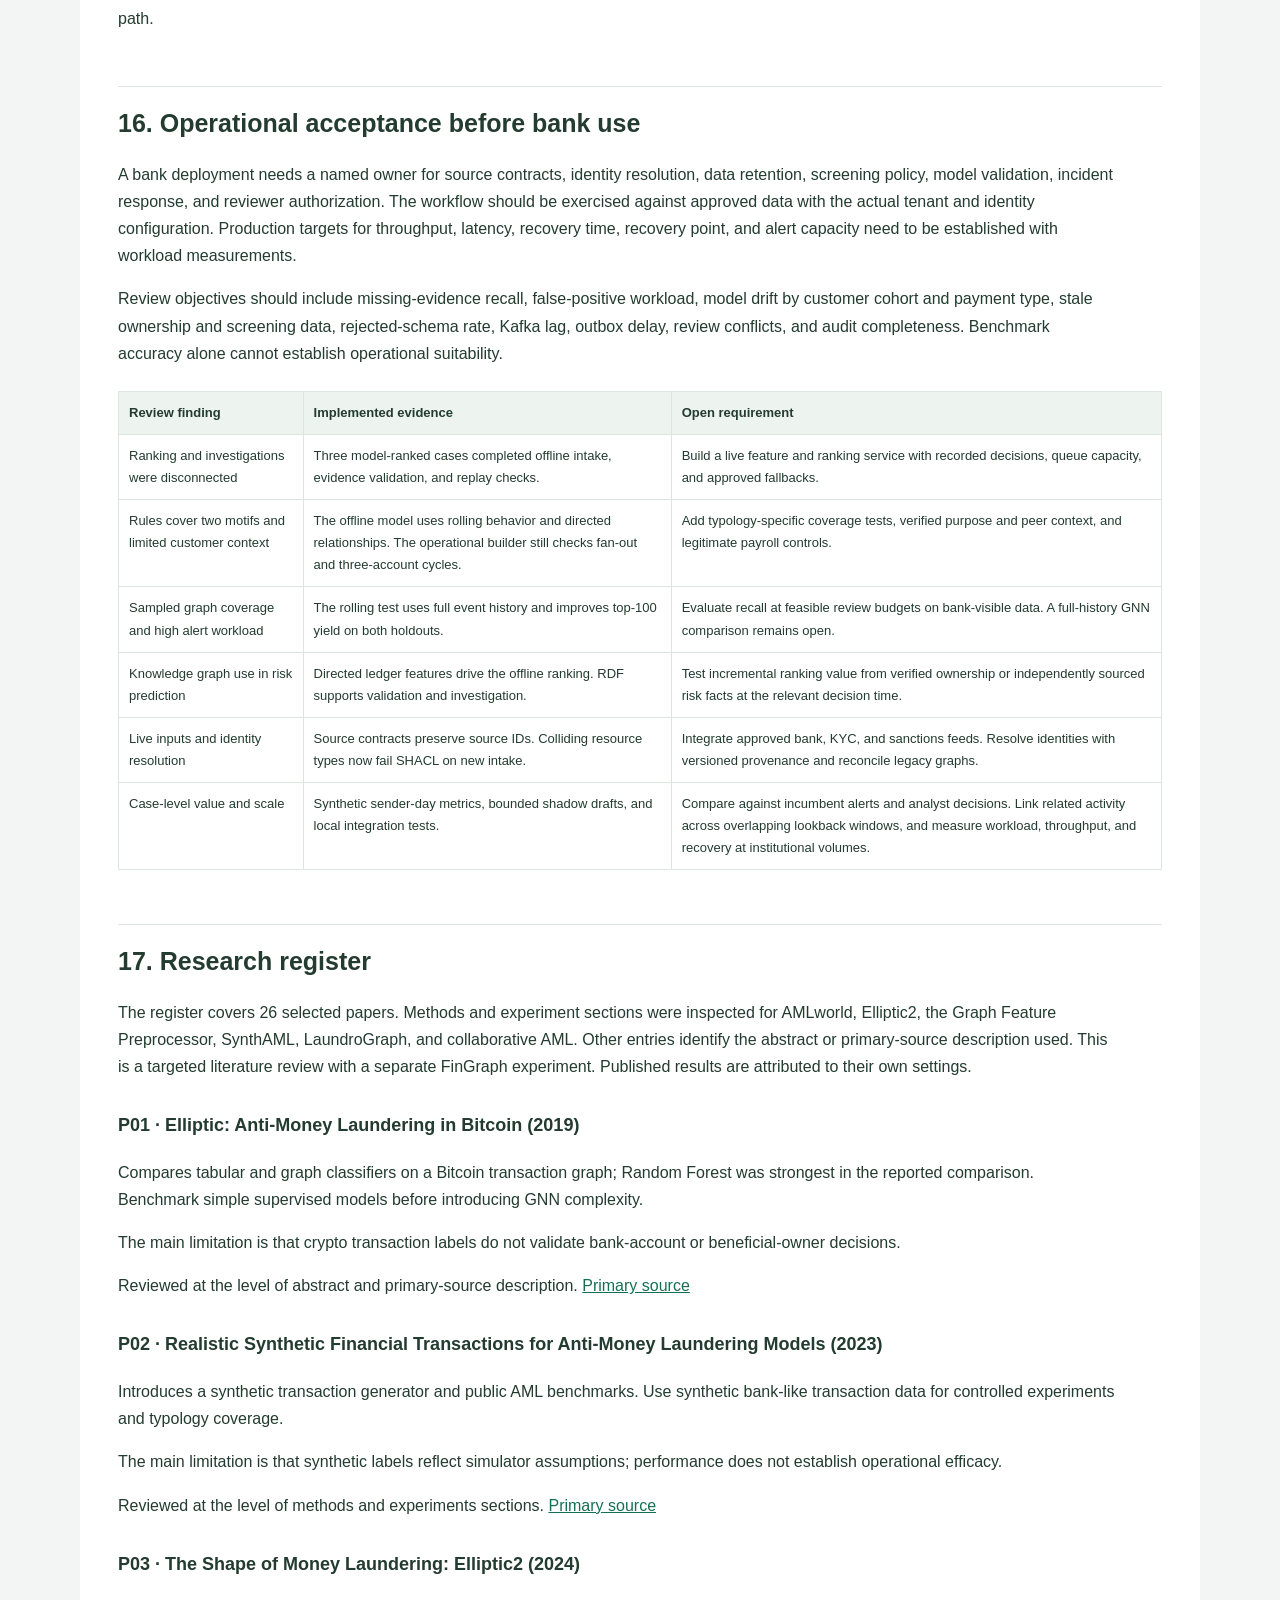
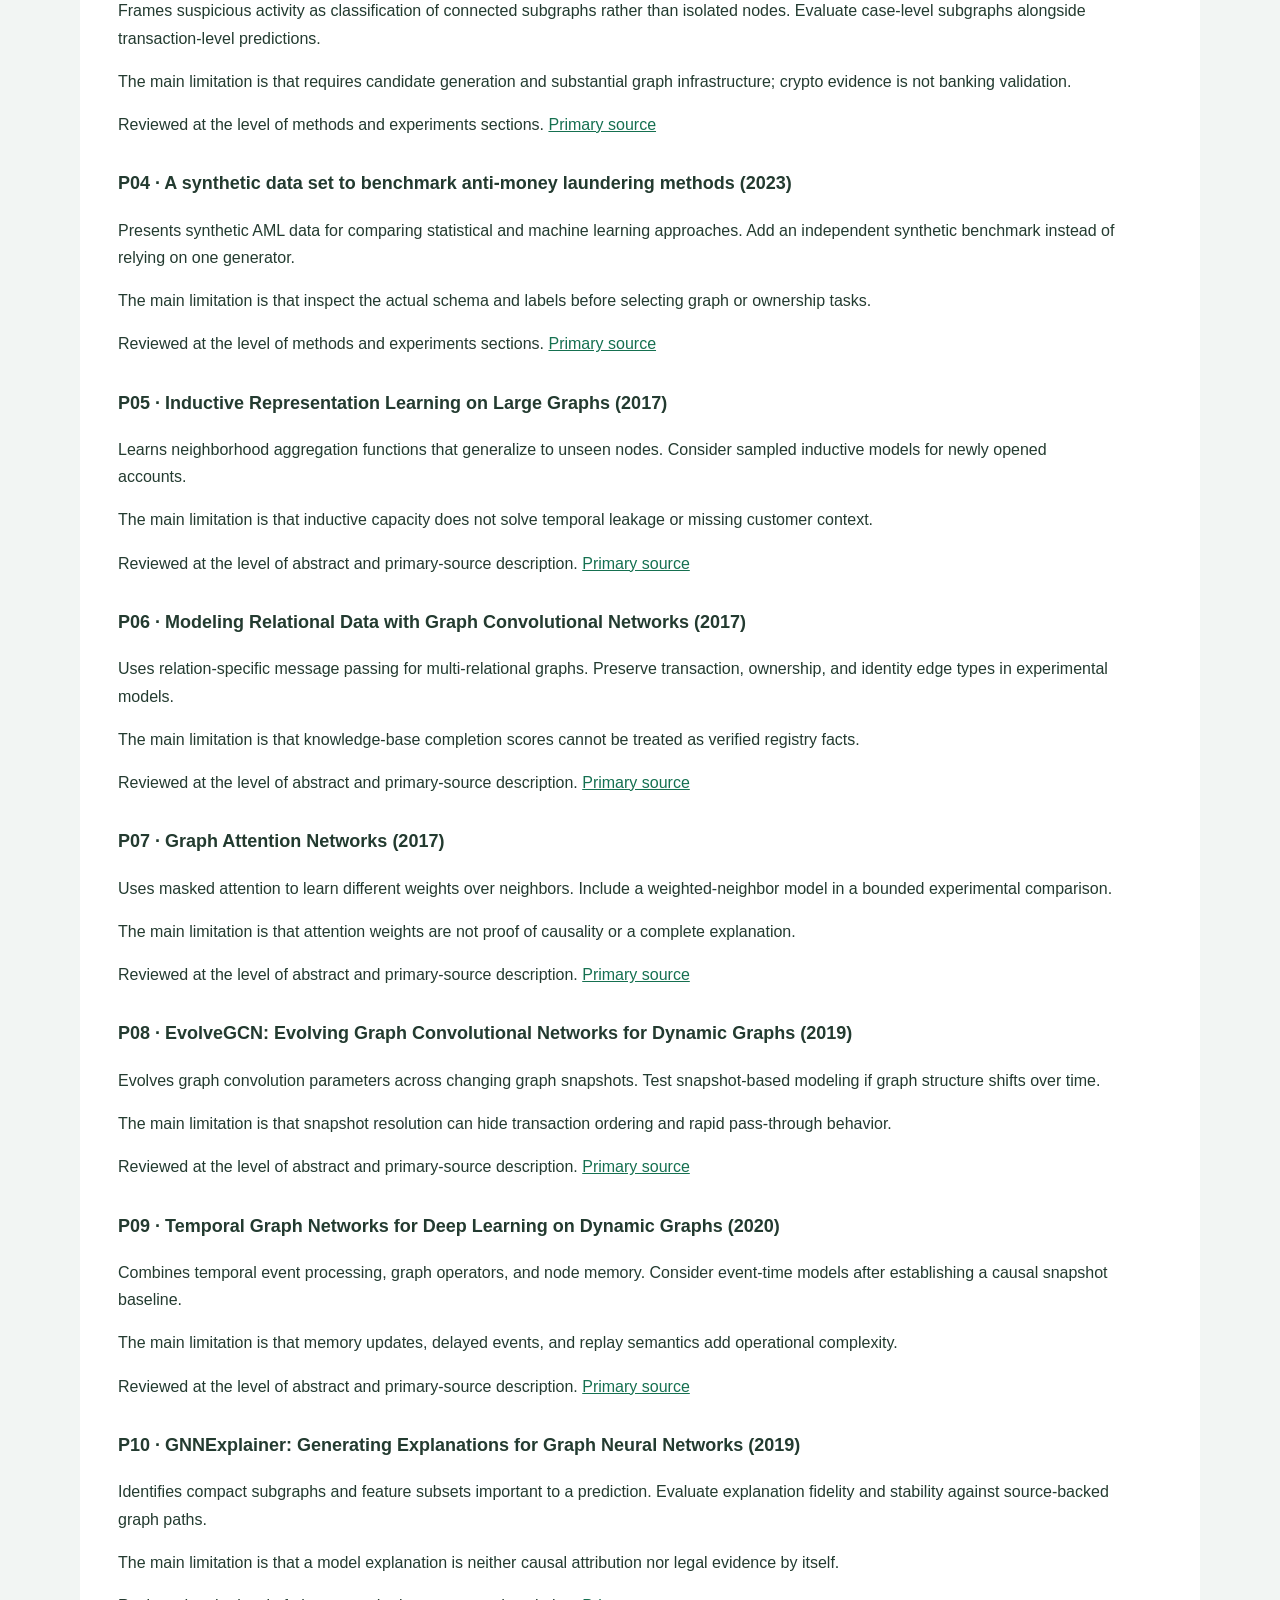
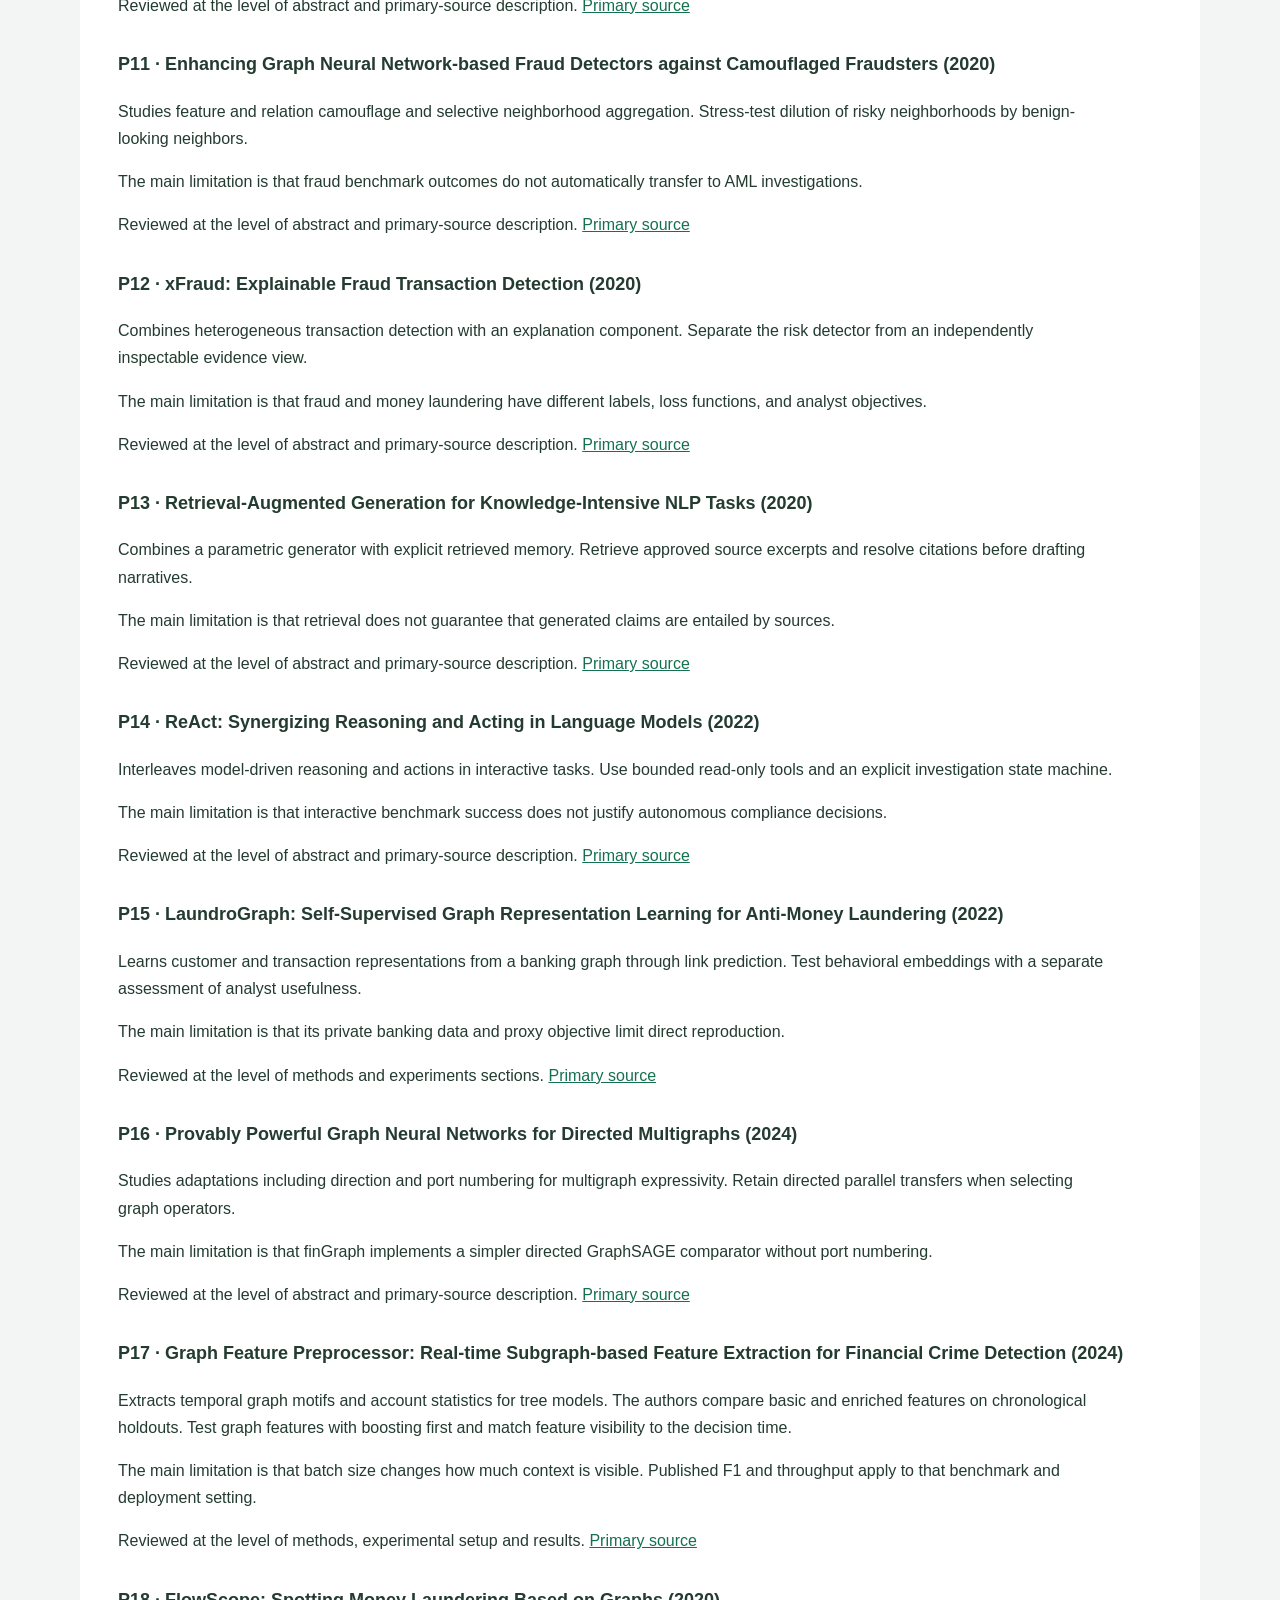
<file: docs/FinGraph_Research_and_Architecture.html>
<!doctype html><html lang="en"><head><meta charset="utf-8"><meta name="viewport" content="width=device-width,initial-scale=1"><title>FinGraph research and architecture</title><style>*{box-sizing:border-box}body{margin:0;background:#f2f5f3;color:#233b30;font:16px/1.7 Inter,Arial,sans-serif}header{background:#173f30;color:#fff;padding:48px max(24px,calc((100vw - 1050px)/2))}header p{color:#bcd9c8}main{max-width:1120px;margin:auto;padding:38px 38px 80px;background:white}h1{font-size:38px;line-height:1.2}h2{margin-top:54px;padding-top:20px;border-top:1px solid #dce6df;font-size:25px;line-height:1.3}h3{font-size:18px;margin-top:30px}p{max-width:1000px}a{color:#157050;overflow-wrap:anywhere}table{width:100%;border-collapse:collapse;font-size:13px;margin:24px 0}th{text-align:left;background:#edf4ef}td,th{padding:10px;border:1px solid #dce6df;vertical-align:top}code{font-size:12px;background:#eef4f0;padding:2px 4px;overflow-wrap:anywhere}pre{padding:18px;background:#eef4f0;overflow:auto}svg{width:100%;height:auto}footer{padding:20px;color:#6b7c73;text-align:center}@media(max-width:700px){main{padding:20px}h1{font-size:29px}table{display:block;overflow:auto}header{padding:30px 20px}}@media print{body{background:white}main{padding:0}header{padding:20px}h2,h3{break-after:avoid}tr,svg{break-inside:avoid}}</style></head><body><header><p>FINGRAPH / ENGINEERING & RESEARCH</p><h1>From transaction evidence<br>to a recorded investigation.</h1><p>Implementation, architecture, literature, and measured model results.</p></header><main><h1 id="fingraph-research-and-system-architecture">FinGraph research and system architecture</h1>
<p>Deepak Yadav · Personal engineering project</p>
<p>FinGraph turns a bounded transaction snapshot into an investigation with traceable observations, ownership evidence, and a recorded human review. The public Vercel app runs synthetic cases and model inference. The private service supports durable SQL review and Kafka intake. An offline benchmark on IBM AMLworld replays a full ledger, evaluates case ranking, and exercises the handoff from the model to the investigation service.</p>
<h2 id="1-the-user-and-the-decision">1. The user and the decision</h2>
<p>The intended user is an AML analyst at a bank or payment institution. An alert arrives because transaction behavior deserves review. The analyst needs to establish which records support the alert, whether account holders are connected, which observations remain uncertain, and what evidence should be requested next.</p>
<p>For example, Aster Trading sends four payments to separate counterparties within an hour. The graph-risk stage identifies the pattern. Ownership retrieval finds a shared direct owner assertion for two accounts. The evidence stage attaches the transaction IDs and registry references. The draft records the observed pattern and the open questions. An authenticated reviewer can record that the draft has been reviewed, reject it, or request further evidence. Investigation outcomes stay separate from the source ledger.</p>
<p>A production programme would measure analyst time, unsupported statements, evidence coverage, missed important information, and disagreement between reviewers. These outcomes require an analyst study. The current engineering verification measures software behavior and benchmark model predictions.</p>
<h2 id="2-architecture">2. Architecture</h2>
<p><svg width="1182pt" height="460pt"
 viewBox="0.00 0.00 1182.00 460.00" xmlns="http://www.w3.org/2000/svg" xmlns:xlink="http://www.w3.org/1999/xlink">
<g id="graph0" class="graph" transform="scale(1 1) rotate(0) translate(18 442)">
<title>FinGraph</title>
<polygon fill="#f7faf8" stroke="transparent" points="-18,18 -18,-442 1164,-442 1164,18 -18,18"/>
<g id="clust1" class="cluster">
<title>cluster_workbench</title>
<path fill="#f7faf8" stroke="#c9dbd0" d="M20,-256C20,-256 486,-256 486,-256 492,-256 498,-262 498,-268 498,-268 498,-404 498,-404 498,-410 492,-416 486,-416 486,-416 20,-416 20,-416 14,-416 8,-410 8,-404 8,-404 8,-268 8,-268 8,-262 14,-256 20,-256"/>
<text text-anchor="middle" x="253" y="-400.8" font-family="Arial" font-size="14.00">Vercel workbench</text>
</g>
<g id="clust2" class="cluster">
<title>cluster_durable</title>
<path fill="#f7faf8" stroke="#c9dbd0" d="M518,-8C518,-8 860,-8 860,-8 866,-8 872,-14 872,-20 872,-20 872,-404 872,-404 872,-410 866,-416 860,-416 860,-416 518,-416 518,-416 512,-416 506,-410 506,-404 506,-404 506,-20 506,-20 506,-14 512,-8 518,-8"/>
<text text-anchor="middle" x="689" y="-400.8" font-family="Arial" font-size="14.00">Durable case service</text>
</g>
<g id="clust3" class="cluster">
<title>cluster_benchmark</title>
<path fill="#f7faf8" stroke="#c4d4df" d="M892,-8C892,-8 1126,-8 1126,-8 1132,-8 1138,-14 1138,-20 1138,-20 1138,-404 1138,-404 1138,-410 1132,-416 1126,-416 1126,-416 892,-416 892,-416 886,-416 880,-410 880,-404 880,-404 880,-20 880,-20 880,-14 886,-8 892,-8"/>
<text text-anchor="middle" x="1009" y="-400.8" font-family="Arial" font-size="14.00">Offline AMLworld benchmark</text>
</g>
<!-- ui -->
<g id="node1" class="node">
<title>ui</title>
<path fill="white" stroke="#b5cfc0" d="M334,-385C334,-385 194,-385 194,-385 188,-385 182,-379 182,-373 182,-373 182,-355 182,-355 182,-349 188,-343 194,-343 194,-343 334,-343 334,-343 340,-343 346,-349 346,-355 346,-355 346,-373 346,-373 346,-379 340,-385 334,-385"/>
<text text-anchor="middle" x="264" y="-367.6" font-family="Arial" font-size="13.00">FastAPI and browser UI</text>
<text text-anchor="middle" x="264" y="-353.6" font-family="Arial" font-size="13.00">Five authored cases</text>
</g>
<!-- demo -->
<g id="node2" class="node">
<title>demo</title>
<path fill="white" stroke="#b5cfc0" d="M250,-306C250,-306 28,-306 28,-306 22,-306 16,-300 16,-294 16,-294 16,-276 16,-276 16,-270 22,-264 28,-264 28,-264 250,-264 250,-264 256,-264 262,-270 262,-276 262,-276 262,-294 262,-294 262,-300 256,-306 250,-306"/>
<text text-anchor="middle" x="139" y="-288.6" font-family="Arial" font-size="13.00">On&#45;request RDF + SHACL + SPARQL</text>
<text text-anchor="middle" x="139" y="-274.6" font-family="Arial" font-size="13.00">Deterministic investigation draft</text>
</g>
<!-- ui&#45;&gt;demo -->
<g id="edge1" class="edge">
<title>ui&#45;&gt;demo</title>
<path fill="none" stroke="#729a84" d="M231.48,-342.97C215.12,-332.89 195.16,-320.6 177.98,-310.01"/>
<polygon fill="#729a84" stroke="#729a84" points="179.03,-307.78 171.79,-306.2 176.46,-311.95 179.03,-307.78"/>
</g>
<!-- score -->
<g id="node3" class="node">
<title>score</title>
<path fill="white" stroke="#b5cfc0" d="M478.5,-306C478.5,-306 299.5,-306 299.5,-306 293.5,-306 287.5,-300 287.5,-294 287.5,-294 287.5,-276 287.5,-276 287.5,-270 293.5,-264 299.5,-264 299.5,-264 478.5,-264 478.5,-264 484.5,-264 490.5,-270 490.5,-276 490.5,-276 490.5,-294 490.5,-294 490.5,-300 484.5,-306 478.5,-306"/>
<text text-anchor="middle" x="389" y="-288.6" font-family="Arial" font-size="13.00">Sampled model inference</text>
<text text-anchor="middle" x="389" y="-274.6" font-family="Arial" font-size="13.00">Exported weights and features</text>
</g>
<!-- ui&#45;&gt;score -->
<g id="edge2" class="edge">
<title>ui&#45;&gt;score</title>
<path fill="none" stroke="#729a84" d="M296.52,-342.97C312.88,-332.89 332.84,-320.6 350.02,-310.01"/>
<polygon fill="#729a84" stroke="#729a84" points="351.54,-311.95 356.21,-306.2 348.97,-307.78 351.54,-311.95"/>
</g>
<!-- rules -->
<g id="node4" class="node">
<title>rules</title>
<path fill="white" stroke="#b5cfc0" d="M784,-385C784,-385 594,-385 594,-385 588,-385 582,-379 582,-373 582,-373 582,-355 582,-355 582,-349 588,-343 594,-343 594,-343 784,-343 784,-343 790,-343 796,-349 796,-355 796,-355 796,-373 796,-373 796,-379 790,-385 784,-385"/>
<text text-anchor="middle" x="689" y="-367.6" font-family="Arial" font-size="13.00">Canonical snapshot</text>
<text text-anchor="middle" x="689" y="-353.6" font-family="Arial" font-size="13.00">Fan&#45;out and three&#45;account cycle</text>
</g>
<!-- intake -->
<g id="node5" class="node">
<title>intake</title>
<path fill="white" stroke="#b5cfc0" d="M768.5,-306C768.5,-306 609.5,-306 609.5,-306 603.5,-306 597.5,-300 597.5,-294 597.5,-294 597.5,-276 597.5,-276 597.5,-270 603.5,-264 609.5,-264 609.5,-264 768.5,-264 768.5,-264 774.5,-264 780.5,-270 780.5,-276 780.5,-276 780.5,-294 780.5,-294 780.5,-300 774.5,-306 768.5,-306"/>
<text text-anchor="middle" x="689" y="-288.6" font-family="Arial" font-size="13.00">Kafka worker / OIDC intake</text>
<text text-anchor="middle" x="689" y="-274.6" font-family="Arial" font-size="13.00">Tenant&#45;scoped event</text>
</g>
<!-- rules&#45;&gt;intake -->
<g id="edge3" class="edge">
<title>rules&#45;&gt;intake</title>
<path fill="none" stroke="#729a84" d="M689,-342.77C689,-333.75 689,-322.99 689,-313.28"/>
<polygon fill="#729a84" stroke="#729a84" points="691.45,-313.1 689,-306.1 686.55,-313.1 691.45,-313.1"/>
</g>
<!-- service -->
<g id="node6" class="node">
<title>service</title>
<path fill="white" stroke="#b5cfc0" d="M769,-227C769,-227 609,-227 609,-227 603,-227 597,-221 597,-215 597,-215 597,-197 597,-197 597,-191 603,-185 609,-185 609,-185 769,-185 769,-185 775,-185 781,-191 781,-197 781,-197 781,-215 781,-215 781,-221 775,-227 769,-227"/>
<text text-anchor="middle" x="689" y="-209.6" font-family="Arial" font-size="13.00">InvestigationService</text>
<text text-anchor="middle" x="689" y="-195.6" font-family="Arial" font-size="13.00">SHACL, evidence and draft</text>
</g>
<!-- intake&#45;&gt;service -->
<g id="edge4" class="edge">
<title>intake&#45;&gt;service</title>
<path fill="none" stroke="#729a84" d="M689,-263.77C689,-254.75 689,-243.99 689,-234.28"/>
<polygon fill="#729a84" stroke="#729a84" points="691.45,-234.1 689,-227.1 686.55,-234.1 691.45,-234.1"/>
</g>
<!-- sql -->
<g id="node7" class="node">
<title>sql</title>
<path fill="#dff0e6" stroke="#b5cfc0" d="M756.5,-148C756.5,-148 621.5,-148 621.5,-148 615.5,-148 609.5,-142 609.5,-136 609.5,-136 609.5,-118 609.5,-118 609.5,-112 615.5,-106 621.5,-106 621.5,-106 756.5,-106 756.5,-106 762.5,-106 768.5,-112 768.5,-118 768.5,-118 768.5,-136 768.5,-136 768.5,-142 762.5,-148 756.5,-148"/>
<text text-anchor="middle" x="689" y="-130.6" font-family="Arial" font-size="13.00">PostgreSQL</text>
<text text-anchor="middle" x="689" y="-116.6" font-family="Arial" font-size="13.00">Case, audit and outbox</text>
</g>
<!-- service&#45;&gt;sql -->
<g id="edge5" class="edge">
<title>service&#45;&gt;sql</title>
<path fill="none" stroke="#729a84" d="M689,-184.77C689,-175.75 689,-164.99 689,-155.28"/>
<polygon fill="#729a84" stroke="#729a84" points="691.45,-155.1 689,-148.1 686.55,-155.1 691.45,-155.1"/>
</g>
<!-- review -->
<g id="node8" class="node">
<title>review</title>
<path fill="white" stroke="#b5cfc0" d="M625.5,-58C625.5,-58 526.5,-58 526.5,-58 520.5,-58 514.5,-52 514.5,-46 514.5,-46 514.5,-28 514.5,-28 514.5,-22 520.5,-16 526.5,-16 526.5,-16 625.5,-16 625.5,-16 631.5,-16 637.5,-22 637.5,-28 637.5,-28 637.5,-46 637.5,-46 637.5,-52 631.5,-58 625.5,-58"/>
<text text-anchor="middle" x="576" y="-40.6" font-family="Arial" font-size="13.00">OIDC reviewer</text>
<text text-anchor="middle" x="576" y="-26.6" font-family="Arial" font-size="13.00">Versioned review</text>
</g>
<!-- sql&#45;&gt;review -->
<g id="edge6" class="edge">
<title>sql&#45;&gt;review</title>
<path fill="none" stroke="#729a84" d="M663.08,-105.81C646.57,-92.95 625.07,-76.22 607.57,-62.59"/>
<polygon fill="#729a84" stroke="#729a84" points="608.83,-60.46 601.8,-58.1 605.82,-64.33 608.83,-60.46"/>
</g>
<!-- projection -->
<g id="node9" class="node">
<title>projection</title>
<path fill="white" stroke="#b5cfc0" d="M851.5,-58C851.5,-58 674.5,-58 674.5,-58 668.5,-58 662.5,-52 662.5,-46 662.5,-46 662.5,-28 662.5,-28 662.5,-22 668.5,-16 674.5,-16 674.5,-16 851.5,-16 851.5,-16 857.5,-16 863.5,-22 863.5,-28 863.5,-28 863.5,-46 863.5,-46 863.5,-52 857.5,-58 851.5,-58"/>
<text text-anchor="middle" x="763" y="-40.6" font-family="Arial" font-size="13.00">Independent RDF projection</text>
<text text-anchor="middle" x="763" y="-26.6" font-family="Arial" font-size="13.00">Local files or Neptune adapter</text>
</g>
<!-- sql&#45;&gt;projection -->
<g id="edge7" class="edge">
<title>sql&#45;&gt;projection</title>
<path fill="none" stroke="#729a84" d="M706.16,-105.59C716.62,-93.15 730.09,-77.14 741.29,-63.82"/>
<polygon fill="#729a84" stroke="#729a84" points="743.3,-65.23 745.93,-58.3 739.55,-62.08 743.3,-65.23"/>
<text text-anchor="middle" x="746.5" y="-79.2" font-family="Arial" font-size="11.00">outbox</text>
</g>
<!-- ledger -->
<g id="node10" class="node">
<title>ledger</title>
<path fill="white" stroke="#b5cfc0" d="M1094,-385C1094,-385 924,-385 924,-385 918,-385 912,-379 912,-373 912,-373 912,-355 912,-355 912,-349 918,-343 924,-343 924,-343 1094,-343 1094,-343 1100,-343 1106,-349 1106,-355 1106,-355 1106,-373 1106,-373 1106,-379 1100,-385 1094,-385"/>
<text text-anchor="middle" x="1009" y="-367.6" font-family="Arial" font-size="13.00">Complete ledger</text>
<text text-anchor="middle" x="1009" y="-353.6" font-family="Arial" font-size="13.00">5,078,345 synthetic transfers</text>
</g>
<!-- features -->
<g id="node11" class="node">
<title>features</title>
<path fill="white" stroke="#b5cfc0" d="M1094.5,-306C1094.5,-306 923.5,-306 923.5,-306 917.5,-306 911.5,-300 911.5,-294 911.5,-294 911.5,-276 911.5,-276 911.5,-270 917.5,-264 923.5,-264 923.5,-264 1094.5,-264 1094.5,-264 1100.5,-264 1106.5,-270 1106.5,-276 1106.5,-276 1106.5,-294 1106.5,-294 1106.5,-300 1100.5,-306 1094.5,-306"/>
<text text-anchor="middle" x="1009" y="-288.6" font-family="Arial" font-size="13.00">Rolling event&#45;minute features</text>
<text text-anchor="middle" x="1009" y="-274.6" font-family="Arial" font-size="13.00">Behavior and directed graph</text>
</g>
<!-- ledger&#45;&gt;features -->
<g id="edge8" class="edge">
<title>ledger&#45;&gt;features</title>
<path fill="none" stroke="#729a84" d="M1009,-342.77C1009,-333.75 1009,-322.99 1009,-313.28"/>
<polygon fill="#729a84" stroke="#729a84" points="1011.45,-313.1 1009,-306.1 1006.55,-313.1 1011.45,-313.1"/>
</g>
<!-- ranking -->
<g id="node12" class="node">
<title>ranking</title>
<path fill="white" stroke="#b5cfc0" d="M1117.5,-227C1117.5,-227 900.5,-227 900.5,-227 894.5,-227 888.5,-221 888.5,-215 888.5,-215 888.5,-197 888.5,-197 888.5,-191 894.5,-185 900.5,-185 900.5,-185 1117.5,-185 1117.5,-185 1123.5,-185 1129.5,-191 1129.5,-197 1129.5,-197 1129.5,-215 1129.5,-215 1129.5,-221 1123.5,-227 1117.5,-227"/>
<text text-anchor="middle" x="1009" y="-209.6" font-family="Arial" font-size="13.00">Two temporal holdouts</text>
<text text-anchor="middle" x="1009" y="-195.6" font-family="Arial" font-size="13.00">Gradient boosting ranks sender&#45;days</text>
</g>
<!-- features&#45;&gt;ranking -->
<g id="edge9" class="edge">
<title>features&#45;&gt;ranking</title>
<path fill="none" stroke="#729a84" d="M1009,-263.77C1009,-254.75 1009,-243.99 1009,-234.28"/>
<polygon fill="#729a84" stroke="#729a84" points="1011.45,-234.1 1009,-227.1 1006.55,-234.1 1011.45,-234.1"/>
</g>
<!-- shadow -->
<g id="node13" class="node">
<title>shadow</title>
<path fill="white" stroke="#b5cfc0" d="M1116.5,-148C1116.5,-148 901.5,-148 901.5,-148 895.5,-148 889.5,-142 889.5,-136 889.5,-136 889.5,-118 889.5,-118 889.5,-112 895.5,-106 901.5,-106 901.5,-106 1116.5,-106 1116.5,-106 1122.5,-106 1128.5,-112 1128.5,-118 1128.5,-118 1128.5,-136 1128.5,-136 1128.5,-142 1122.5,-148 1116.5,-148"/>
<text text-anchor="middle" x="1009" y="-130.6" font-family="Arial" font-size="13.00">Same InvestigationService</text>
<text text-anchor="middle" x="1009" y="-116.6" font-family="Arial" font-size="13.00">Three model&#45;ranked cases in SQLite</text>
</g>
<!-- ranking&#45;&gt;shadow -->
<g id="edge10" class="edge">
<title>ranking&#45;&gt;shadow</title>
<path fill="none" stroke="#729a84" d="M1009,-184.77C1009,-175.75 1009,-164.99 1009,-155.28"/>
<polygon fill="#729a84" stroke="#729a84" points="1011.45,-155.1 1009,-148.1 1006.55,-155.1 1011.45,-155.1"/>
</g>
<!-- report -->
<g id="node14" class="node">
<title>report</title>
<path fill="#e4eef6" stroke="#b5cfc0" d="M1085.5,-58C1085.5,-58 932.5,-58 932.5,-58 926.5,-58 920.5,-52 920.5,-46 920.5,-46 920.5,-28 920.5,-28 920.5,-22 926.5,-16 932.5,-16 932.5,-16 1085.5,-16 1085.5,-16 1091.5,-16 1097.5,-22 1097.5,-28 1097.5,-28 1097.5,-46 1097.5,-46 1097.5,-52 1091.5,-58 1085.5,-58"/>
<text text-anchor="middle" x="1009" y="-40.6" font-family="Arial" font-size="13.00">Metrics and handoff report</text>
<text text-anchor="middle" x="1009" y="-26.6" font-family="Arial" font-size="13.00">Displayed in Model Lab</text>
</g>
<!-- shadow&#45;&gt;report -->
<g id="edge11" class="edge">
<title>shadow&#45;&gt;report</title>
<path fill="none" stroke="#729a84" d="M1009,-105.59C1009,-93.71 1009,-78.56 1009,-65.62"/>
<polygon fill="#729a84" stroke="#729a84" points="1011.45,-65.3 1009,-58.3 1006.55,-65.3 1011.45,-65.3"/>
</g>
</g>
</svg>
</p>
<table>
<thead>
<tr>
<th>Component</th>
<th>Responsibility</th>
<th>Executable entry point</th>
</tr>
</thead>
<tbody>
<tr>
<td>Candidate builder</td>
<td>Validate a canonical ledger snapshot, apply event-time bounds, build rule-triggered cases</td>
<td><code>python -m pipeline.candidates</code></td>
</tr>
<tr>
<td>Publisher</td>
<td>Publish versioned case events with an idempotent Kafka producer</td>
<td><code>python -m pipeline.cli publish</code></td>
</tr>
<tr>
<td>Intake worker</td>
<td>Consume events, validate contracts, run the investigation, commit SQL, acknowledge Kafka</td>
<td><code>python -m pipeline.worker</code></td>
</tr>
<tr>
<td>Semantic engine</td>
<td>Map records to RDF, validate shapes, retrieve direct ownership context</td>
<td><code>api/core.py</code></td>
</tr>
<tr>
<td>Investigation workflow</td>
<td>Graph risk, screening availability, ownership, evidence, drafting, review gate</td>
<td><code>api/core.py</code></td>
</tr>
<tr>
<td>SQL ledger</td>
<td>Event deduplication, cases, review requests, audit chain, projection outbox, quarantine</td>
<td><code>pipeline/store.py</code></td>
</tr>
<tr>
<td>Graph projector</td>
<td>Poll the committed outbox and write a deterministic tenant-specific graph</td>
<td><code>python -m pipeline.projector</code></td>
</tr>
<tr>
<td>Private API</td>
<td>OIDC authentication, roles, tenant scoping, versioned review</td>
<td><code>api/index.py</code></td>
</tr>
<tr>
<td>Sampled model pipeline</td>
<td>Dataset preparation, frozen graph snapshots, evaluation, and packaged inference heads</td>
<td><code>ml/prepare.py</code>, <code>ml/train.py</code>, <code>ml/inference.py</code></td>
</tr>
<tr>
<td>Full-history benchmark</td>
<td>Event-minute features, held-out sender-day ranking, SQLite handoff and evidence checks</td>
<td><code>ml/rolling_features.py</code>, <code>ml/rolling_benchmark.py</code></td>
</tr>
<tr>
<td>Workbench</td>
<td>Live RDF and synthetic investigations, sampled model inference, full-history results, and private service controls</td>
<td><code>index.html</code>, <code>app.js</code>, <code>lab.js</code></td>
</tr>
</tbody>
</table>
<table>
<thead>
<tr>
<th>Path</th>
<th>Inputs and execution</th>
<th>Output and boundary</th>
</tr>
</thead>
<tbody>
<tr>
<td>Public Vercel workbench</td>
<td>Five authored synthetic cases and exported held-out examples. FastAPI runs RDF mapping, SHACL, SPARQL, deterministic agents, or model inference on request.</td>
<td>Interactive evidence and sample scores. Public demo reviews are session-local. The app labels loaded published examples.</td>
</tr>
<tr>
<td>Durable case service</td>
<td>Bounded ledger snapshot, two candidate rules, Kafka or authenticated HTTP intake, SHACL and investigation, then SQL commit.</td>
<td>Versioned cases, audit and outbox. An independent worker projects RDF. Local Kafka and PostgreSQL are covered in CI. The Neptune transport is mock-tested.</td>
</tr>
<tr>
<td>Offline AMLworld replay</td>
<td>Complete chronological ledger, rolling behavior and directed network features, validation-selected boosting model, then sender-day grouping.</td>
<td>Held-out comparisons and three model-ranked drafts through the same investigation service in isolated SQLite. There is no deployed rolling scorer or live ML case queue.</td>
</tr>
</tbody>
</table>
<h2 id="3-source-contracts-and-candidate-generation">3. Source contracts and candidate generation</h2>
<p>A ledger connector supplies resolved account identifiers, account holders, transaction amounts, currency, timestamps with timezones, and source record IDs. Direct ownership assertions additionally require their percentage, source reference, and observation time. Decimal monetary values retain their precision during ingestion and RDF construction.</p>
<p><code>InvestigationCase</code> rejects duplicate account or transaction identifiers, missing referenced accounts, future-dated transactions relative to the cutoff, missing source IDs, invalid monetary values, and ownership observations from after the cutoff. The current bounded contract accepts up to 500 accounts and 1,000 transactions. HTTP bodies are limited to 2 MB by counting streamed bytes.</p>
<p>The candidate builder applies a configurable lookback of 1 to 168 hours. Its default is 24 hours. It detects fan-out and chronological three-account cycles, preserves one-hop context around the triggering records, and constructs deterministic event IDs. The current cycle policy emits the first qualifying cycle within a bounded snapshot. Large-scale transaction monitoring needs partitioning and a candidate-recall study before adopting this detector.</p>
<p>Each case event carries a schema version, tenant ID, immutable event ID, received-at timestamp, and case payload. The Kafka key combines tenant and case identity. Canonical bank adapters, identity resolution, and cross-bank data-sharing arrangements remain specific to the source institution.</p>
<h2 id="4-ontology-and-graph-integrity">4. Ontology and graph integrity</h2>
<table>
<thead>
<tr>
<th>Concept</th>
<th>Representation</th>
<th>Interpretation</th>
</tr>
</thead>
<tbody>
<tr>
<td>Account holder</td>
<td><code>Account → heldBy → Party</code></td>
<td>Resolved source account ownership</td>
</tr>
<tr>
<td>Transfer</td>
<td><code>Transaction → sender / receiver → Account</code></td>
<td>A distinct payment event with decimal amount and timestamp</td>
</tr>
<tr>
<td>Ownership assertion</td>
<td>Owner, owned entity, percentage, supported-by evidence</td>
<td>A source assertion requiring date and provenance</td>
</tr>
<tr>
<td>Evidence</td>
<td>Source identifier and observation timestamp</td>
<td>The record supporting an assertion</td>
</tr>
<tr>
<td>Risk signal</td>
<td>Rule output with transaction references</td>
<td>A reason to investigate</td>
</tr>
<tr>
<td>Investigation</td>
<td>Frozen input, output, version, review state</td>
<td>The unit of analyst work</td>
</tr>
</tbody>
</table>
<p>RDF identifiers preserve source relationships. OWL supplies the vocabulary and class semantics. SHACL verifies required properties and datatypes. SPARQL retrieves direct ownership records. The current implementation runs RDFS closure for validation. Full OWL DL reasoning and legal beneficial-owner determination require further components and rules. <a href="https://www.w3.org/TR/owl2-overview/">W3C OWL 2</a>, <a href="https://www.w3.org/TR/shacl/">SHACL</a>, <a href="https://www.w3.org/TR/sparql11-query/">SPARQL</a></p>
<p>The identity shape rejects an RDF node mapped as more than one of account, transfer, party, ownership assertion, or evidence. A collision now fails new case intake before SQL persistence or graph projection. Source identifiers and fixture links retain their existing mapping. Tenant- and source-qualified identity and reconciliation of previously persisted graphs require an explicit migration.</p>
<p>FIBO provides a relevant financial vocabulary for a future mapping. FinGraph uses its own compact namespace so the actual scope can be inspected. Any FIBO mapping should have competency questions, versioned alignments, and reviewed equivalence statements. PROV-O supplies a standard foundation for richer entity, activity, and agent provenance. <a href="https://edmcouncil.org/frameworks/industry-models/fibo/">FIBO</a>, <a href="https://www.w3.org/TR/prov-o/">PROV-O</a></p>
<p>Indirect ownership needs more than multiplying percentages along arbitrary paths. Cross-holdings, multiple valid paths, share classes, changing control rights, and effective dates can change the interpretation. The executable scope retrieves direct source assertions. Missing assertions become explicit gaps. FATF guidance motivates reliable beneficial-ownership information, while local legal interpretation remains institution-specific. <a href="https://www.fatf-gafi.org/en/publications/Fatfrecommendations/Guidance-Beneficial-Ownership-Legal-Persons.html">FATF beneficial-ownership guidance</a></p>
<h2 id="5-five-specialist-contracts">5. Five specialist contracts</h2>
<table>
<thead>
<tr>
<th>Stage</th>
<th>Input</th>
<th>Output</th>
<th>Failure or uncertainty</th>
</tr>
</thead>
<tbody>
<tr>
<td>Graph risk</td>
<td>Valid bounded transaction graph</td>
<td>Fan-out and chronological same-currency cycle signals</td>
<td>A pattern requires economic context</td>
</tr>
<tr>
<td>Screening</td>
<td>Screening fixture status</td>
<td>Availability and freshness information</td>
<td>Live sanctions screening remains unconnected</td>
</tr>
<tr>
<td>Ownership</td>
<td>Typed account-holder graph</td>
<td>Direct assertions, shared-owner context, missing ownership</td>
<td>Source gaps stay visible</td>
</tr>
<tr>
<td>Evidence</td>
<td>Transactions and retrieved assertions</td>
<td>Referenced source register</td>
<td>Unresolved references prevent a valid draft</td>
</tr>
<tr>
<td>Drafting</td>
<td>Signals, evidence, source gaps</td>
<td>Deterministic narrative and investigation questions</td>
<td>Analyst review remains required</td>
</tr>
</tbody>
</table>
<p>The stages are deterministic LangGraph nodes. They have bounded inputs and explicit result contracts. A generative model would add a separate evaluation burden for unsupported claims, prompt injection, and source entailment. The current narrative comes from templates and validated source references. ReAct and RAG inform the research comparison but are research references for this version.</p>
<p>The graph-risk implementation groups transfers by sender and indexes possible cycle-closing edges by sender, receiver, and currency. Binary search enforces strict transaction chronology. Amounts in different currencies are not summed. Self-transfers cannot form a three-account cycle. Legitimate treasury, payroll, and aggregator behavior can resemble the configured patterns, so the draft preserves the need for contextual review.</p>
<h2 id="6-durability-and-concurrency">6. Durability and concurrency</h2>
<p>The SQL ledger uses six tables. <code>intake_events</code> records canonical payloads and their SHA-256 fingerprints. <code>investigations</code> stores the completed workflow snapshot and current review version. <code>review_requests</code> records idempotent review responses. <code>audit_events</code> stores a chained sequence of changes. <code>outbox</code> holds graph projections awaiting publication. <code>quarantine</code> retains malformed source events with their Kafka coordinates.</p>
<p>Event insertion, case creation, the first audit record, and the graph outbox entry share one SQL transaction. Repeating an event ID with identical content returns its existing case. Reusing that ID with different content yields a conflict. A database failure rolls back the entire transaction.</p>
<p>A review includes an expected version and request ID. The reviewer identity comes from the verified token. The SQL update checks both the prior version and the awaiting-review status. Concurrent requests produce one committed winner. An exact retry returns the already recorded response. Changed content under an old request ID produces a conflict.</p>
<p>The immutable pre-review LangGraph state is stored in the SQL case. After a process restart, the service reconstructs the review checkpoint from that snapshot, reaches the interrupt, and resumes with the authenticated decision. The SQL transaction owns the final review commit. Intermediate specialist steps are pure and may be recomputed before a completed snapshot is saved. This recovery model avoids external side effects inside the workflow stages. <a href="https://docs.langchain.com/oss/python/langgraph/persistence">LangGraph persistence</a></p>
<p>Audit records contain the preceding hash, case ID, version, actor, action, time, and rationale. A trusted external anchor or immutable archival destination is required to detect a privileged rewrite of the entire chain. The hash chain currently supports consistency checks within the application ledger.</p>
<h2 id="7-kafka-and-the-transactional-outbox">7. Kafka and the transactional outbox</h2>
<p>The consumer disables automatic commits and automatic offset storage. It commits an offset only after a case has been committed or the malformed record has been durably quarantined. Database failures leave the offset uncommitted. Replaying the event is safe because SQL enforces identity and payload consistency. <a href="https://docs.confluent.io/kafka-clients/python/current/overview.html">Confluent Python client</a></p>
<p>Kafka and PostgreSQL do not share a transaction. The implementation therefore uses at-least-once delivery with idempotent persistence. A crash after SQL commit and before offset commit causes a replay. A crash after graph publication and before the outbox is marked complete causes repeated graph insertion. The graph URI and triples are deterministic, so set insertion produces the same graph content.</p>
<p>The projector runs independently of the intake consumer. A slow or unavailable graph store leaves committed SQL cases available for review and the RDF jobs pending. The projector orders pending entries by attempt count and waits after an idle or failed poll. A late failure cannot reopen a published row. The current projector uses one process. Per-job backoff, dead-letter escalation, multi-worker leasing, and backlog alerts are follow-on work.</p>
<p>The Docker Compose stack is a local integration environment with one Kafka broker and one PostgreSQL instance. Production replication, backup, disaster recovery, topic ACLs, TLS, authentication, and capacity sizing depend on the target environment. Source producers must be trusted and authorized to publish each tenant's records.</p>
<h2 id="8-neptune-projection">8. Neptune projection</h2>
<p>The adapter signs requests with AWS Signature Version 4 for the <code>neptune-db</code> service. It refreshes credentials through the AWS SDK provider chain. RDFLib serializes the triples, and hashed tenant and run identifiers construct the graph URI. User text is never interpolated into SPARQL syntax. The client uses an HTTPS endpoint, request timeouts, and disabled redirects. <a href="https://docs.aws.amazon.com/neptune/latest/userguide/iam-auth-connecting.html">AWS IAM authentication</a></p>
<p>Every case occupies a dedicated named graph. Queries in an institutional deployment must explicitly scope the graph and tenant. Neptune queries without graph scoping can consider the union of named graphs. The current investigation reads its validated in-memory case graph and asynchronously exports an archival RDF projection. Neptune-backed interactive retrieval requires integration testing against the actual VPC and IAM policy. <a href="https://docs.aws.amazon.com/neptune/latest/userguide/best-practices-sparql-query.html">Neptune named graphs</a></p>
<p>Local mode writes an atomic N-Triples file for each case. Adapter tests inspect the SigV4 request and graph scope. Live AWS provisioning and connectivity are outside the current verification record.</p>
<h2 id="9-authentication-and-api-boundaries">9. Authentication and API boundaries</h2>
<p>Public routes accept only five configured investigation IDs and a fixed set of benchmark example IDs. Custom case content enters through <code>/api/v1/events</code>, which requires an OIDC token. The issuer, audience, JWKS endpoint, signature algorithm, expiry, issue time, subject, and tenant claims are validated. Roles are explicit lists containing <code>ingest</code>, <code>analyst</code>, or <code>reviewer</code> as applicable.</p>
<p>All read and review operations scope data using the tenant from the verified token. An ingestion tenant mismatch returns 403. Access to another tenant's case returns 404. The reviewer identity is never accepted from a form field. Tokens are kept in the browser session and are excluded from application logs.</p>
<table>
<thead>
<tr>
<th>Route</th>
<th>Access</th>
<th>Purpose</th>
</tr>
</thead>
<tbody>
<tr>
<td><code>GET /api/health</code></td>
<td>Public</td>
<td>Runtime and integration status</td>
</tr>
<tr>
<td><code>GET /api/cases</code></td>
<td>Public</td>
<td>Authored synthetic investigation cases</td>
</tr>
<tr>
<td><code>GET /api/explorer?case_id=…</code></td>
<td>Public fixed ID and template</td>
<td>Build RDF, run SHACL, and execute the chosen SPARQL template</td>
</tr>
<tr>
<td><code>POST /api/investigate</code></td>
<td>Public fixed ID</td>
<td>Execute an investigation demonstration</td>
</tr>
<tr>
<td><code>GET /api/model/evaluation</code></td>
<td>Public</td>
<td>Dataset and measured model metrics</td>
</tr>
<tr>
<td><code>POST /api/model/score</code></td>
<td>Public fixed ID</td>
<td>Compute scores for a held-out example</td>
</tr>
<tr>
<td><code>POST /api/v1/events</code></td>
<td>Ingest role</td>
<td>Commit a validated investigation</td>
</tr>
<tr>
<td><code>GET /api/v1/investigations/{id}</code></td>
<td>Analyst role</td>
<td>Read a tenant-scoped saved case</td>
</tr>
<tr>
<td><code>POST /api/v1/investigations/{id}/reviews</code></td>
<td>Reviewer role</td>
<td>Record a versioned decision</td>
</tr>
<tr>
<td><code>GET /api/v1/investigations/{id}/audit</code></td>
<td>Analyst role</td>
<td>Inspect the recorded review history</td>
</tr>
</tbody>
</table>
<p>Private routes fail closed when authentication or database configuration is absent. Static file serving uses an allowlist. The Vercel configuration adds content-type, referrer, and content-security headers. Per-user rate limiting, enterprise identity integration, field redaction, key rotation procedures, retention enforcement, and a penetration test remain deployment work.</p>
<p>The RDF explorer retries the same fixed-case exercise through the Vercel function entry if its named route returns 404. The interface identifies a saved example if live execution is unavailable. The original <code>/api/explorer/{case_id}</code> route remains supported.</p>
<h2 id="10-data-provenance-and-sampling">10. Data provenance and sampling</h2>
<p>The model source is IBM AMLworld HI-Small, retrieved from the official Kaggle dataset endpoint linked by IBM. The source contains 5,078,345 transactions, including 5,177 synthetic laundering labels. Its SHA-256 is <code>b19d39f515523373f991b689c07e11e7b0b95c17a2c27a87d91584ae16c5b040</code>. The importer rejects a different checksum or schema. <a href="https://github.com/IBM/AML-Data">IBM dataset repository</a></p>
<p>The original inference benchmark uses a Bernoulli sample of 5% of rows, selected using seed 42 before using labels. It contains 253,980 transactions and 267 positive labels. This selection removes transaction neighbors and can break motifs. The rolling benchmark in Section 13 uses the original ledger in full. The complete source CSV is excluded from the repository.</p>
<p>Account identifiers combine bank ID and account number. This avoids merging distinct accounts with identical local account numbers. The duplicate <code>Account</code> CSV headings are validated explicitly. Currency and payment-format vocabularies are fitted from the training period, and unseen values have an unknown category. Source timestamps lack an explicit zone, so benchmark ordering treats them as UTC.</p>
<p>IBM publishes the dataset under CDLA-Sharing-1.0, separately from the repository's software license. The exported inference examples contain a small derivative subset and retain the source attribution and sharing license. <a href="https://github.com/IBM/AML-Data/blob/main/README.md">Dataset license information</a></p>
<h2 id="11-sampled-model-experiment">11. Sampled model experiment</h2>
<table>
<thead>
<tr>
<th>Partition</th>
<th>Transaction time</th>
<th>Graph visible to the model</th>
</tr>
</thead>
<tbody>
<tr>
<td>Warmup</td>
<td>Before 4 September 2022</td>
<td>Initial history only</td>
</tr>
<tr>
<td>Training</td>
<td>4 to 7 September inclusive</td>
<td>History before 4 September</td>
</tr>
<tr>
<td>Validation</td>
<td>8 September</td>
<td>History before 8 September</td>
</tr>
<tr>
<td>Test</td>
<td>9 September onward</td>
<td>History before 9 September</td>
</tr>
</tbody>
</table>
<p>Equal-timestamp transactions stay together. A target-period edge is absent from that partition's graph. Validation and test features use prior transactions without their labels. The node universe is an indexing structure without learned ID embeddings. Unseen accounts have zero historical features. Standardization is fitted using training edges only.</p>
<p>The GraphSAGE comparator has two directed message-passing layers with separate incoming and outgoing aggregation and 16-dimensional hidden states. Initial node features describe historical incoming and outgoing counts and their availability. The edge head receives sender and receiver embeddings plus transaction features. Currency indicators accompany the log amount. A same-currency amount difference is computed only when the currency matches.</p>
<p>Training uses Adam with learning rate 0.003, weight decay 0.0001, gradient clipping at 5, and weighted binary cross-entropy. The positive weight is the square root of the negative-to-positive training ratio. Twenty epochs are evaluated on validation average precision. Epoch 12 is selected. The training set contains 82,989 transactions and 110 positives. The sampled node index contains 201,405 accounts.</p>
<p>Logistic regression and histogram gradient boosting receive the same transaction features plus historical sender and receiver degree features. Logistic regression uses balanced class weights. Gradient boosting uses 100 iterations, 15 maximum leaf nodes, learning rate 0.08, and L2 regularization of 1. Its internal random validation split is disabled. Each model's decision threshold is selected on validation F1. Held-out metrics are calculated afterward.</p>
<p>The JSON artifacts include model weights, thresholds, feature names, scaler values, dataset hashes, split boundaries, software versions, and measured metrics. The server computes logistic, tree, and GNN edge-head scores without loading pickle files. Tests compare the exported predictions with training-runtime reference predictions.</p>
<h2 id="12-sampled-benchmark-results">12. Sampled benchmark results</h2>
<p>The test partition contains 43,126 transactions, with 74 positives and a prevalence of 0.1716%. Values below come from the checked-in <code>artifacts/evaluation.json</code>.</p>
<table>
<thead>
<tr>
<th>Model</th>
<th>Average precision</th>
<th>ROC AUC</th>
<th>Precision in top 1%</th>
<th>Recall in top 1%</th>
</tr>
</thead>
<tbody>
<tr>
<td>Directed GraphSAGE</td>
<td>0.0117</td>
<td>0.8466</td>
<td>0.46%</td>
<td>2.70%</td>
</tr>
<tr>
<td>Logistic regression</td>
<td>0.0179</td>
<td>0.9407</td>
<td>1.16%</td>
<td>6.76%</td>
</tr>
<tr>
<td>Histogram gradient boosting</td>
<td>0.0900</td>
<td>0.9608</td>
<td>6.71%</td>
<td>39.19%</td>
</tr>
</tbody>
</table>
<p>Gradient boosting leads on validation average precision and on the recorded test comparison. The GNN underperforms both tabular baselines on test average precision. This result supports improving graph coverage, causal features, and evaluation before adding architectural complexity. The model scores remain uncalibrated. Brier scores and the validation-selected thresholds are available in the machine-readable report.</p>
<p>The sampled result covers one seed, one holdout, a small number of positives, and a single synthetic source. A high ROC AUC can coexist with a low proportion of relevant alerts under this class imbalance. Model Lab reports review-budget precision and recall, and reports the subsequent full-history experiment separately.</p>
<p>The inference cards deliberately include high-score examples, positive-label examples, and evenly spaced test examples. They illustrate behavior. Dataset-wide evaluation uses every row in the held-out partition. GNN embeddings on those cards were computed before the test cutoff, and the edge head runs on each API request.</p>
<h2 id="13-full-history-replay-and-case-ranking">13. Full-history replay and case ranking</h2>
<p>The benchmark replays all 5,078,345 transfers. Features for a transfer use past event minutes, exclude self-transfers from history, and batch simultaneous transfers to prevent same-minute leakage. The behavior model uses rolling debit and credit counts, a same-currency ratio, and recent inflow coverage. The graph-feature model adds unique beneficiaries, unique originators, directed-pair novelty, and prior reverse-edge activity. These features come from the directed transaction ledger. The RDF evidence graph supports validation and investigation after selection. Verified ownership is absent from the benchmark input.</p>
<p>Both folds use the same four model arms, the same eligible population per fold, and a fixed review budget of 100 sender-day groups. The group score is its maximum transfer score. The reference label is positive if at least one outgoing transfer that day has a positive simulator label. The model with the highest validation average precision at the sender-day level supplies the handoff.</p>
<table>
<thead>
<tr>
<th>Model</th>
<th style="text-align: right;">7–8 September 2022 positives in top 100</th>
<th style="text-align: right;">9–10 September 2022 positives in top 100</th>
</tr>
</thead>
<tbody>
<tr>
<td>Transaction-only logistic regression</td>
<td style="text-align: right;">4</td>
<td style="text-align: right;">1</td>
</tr>
<tr>
<td>Transaction-only gradient boosting</td>
<td style="text-align: right;">9</td>
<td style="text-align: right;">2</td>
</tr>
<tr>
<td>Gradient boosting with behavior</td>
<td style="text-align: right;">70</td>
<td style="text-align: right;">67</td>
</tr>
<tr>
<td>Gradient boosting with behavior and directed graph features</td>
<td style="text-align: right;">90</td>
<td style="text-align: right;">87</td>
</tr>
</tbody>
</table>
<p>Validation selected the graph-feature model in both folds. At this budget it retrieved 90 of 788 and 87 of 754 positive groups, with <strong>11.4% and 11.5% recall</strong>. The graph feature group added 20 positive groups per window over behavior-only boosting. The two windows share the same simulator. They leave open live data availability, analyst-confirmed case quality, calibration, and whether a full-history GNN would improve the ranking.</p>
<p>The three highest-ranked groups from the final fold entered <code>InvestigationService</code> in a separate in-memory SQLite database. Their 21 source transfers were retained in the evidence registers. All three passed SHACL, reached <code>awaiting_analyst_review</code>, and had one creation audit record each after identical event replay. This verifies a bounded handoff and source provenance. The durable candidate builder and the Vercel fixture queue remain rule-based. <a href="https://github.com/deepak2233/fingraph-investigations/blob/main/docs/ROLLING_BENCHMARK.md">Benchmark design and reproduction</a></p>
<h2 id="14-failure-behavior">14. Failure behavior</h2>
<table>
<thead>
<tr>
<th>Failure</th>
<th>Implemented response</th>
<th>Verification</th>
</tr>
</thead>
<tbody>
<tr>
<td>Exact Kafka redelivery</td>
<td>Return existing committed case</td>
<td>Idempotency and integration checks</td>
</tr>
<tr>
<td>Changed payload under reused ID</td>
<td>Conflict</td>
<td>Regression test</td>
</tr>
<tr>
<td>Invalid account reference or time</td>
<td>Reject contract before workflow</td>
<td>Contract tests</td>
</tr>
<tr>
<td>Malformed Kafka event</td>
<td>Persist quarantine before offset acknowledgement</td>
<td>Worker boundary test</td>
</tr>
<tr>
<td>Database commit failure</td>
<td>Roll back event, case, audit, and outbox</td>
<td>Fault-injection test</td>
</tr>
<tr>
<td>Graph publication failure</td>
<td>Preserve pending projection for retry</td>
<td>Fault-injection test</td>
</tr>
<tr>
<td>Worker restart after SQL commit</td>
<td>Replay safely through event identity</td>
<td>Stack smoke test</td>
</tr>
<tr>
<td>Competing reviewer requests</td>
<td>One version update wins</td>
<td>Concurrent test</td>
</tr>
<tr>
<td>Review retry</td>
<td>Return saved response for identical request</td>
<td>Idempotency test</td>
</tr>
<tr>
<td>Expired or wrong-issuer JWT</td>
<td>Reject before business operation</td>
<td>Signed-token test</td>
</tr>
<tr>
<td>Other tenant requests a case</td>
<td>Return 404</td>
<td>HTTP test</td>
</tr>
<tr>
<td>Model export changes numerics</td>
<td>Fail prediction-parity test</td>
<td>Inference artifact test</td>
</tr>
<tr>
<td>Live screening unavailable</td>
<td>Keep an explicit gap in the draft</td>
<td>Existing investigation test</td>
</tr>
</tbody>
</table>
<h2 id="15-deployment-and-ci">15. Deployment and CI</h2>
<p>The Vercel deployment serves static assets and short FastAPI requests. Kafka consumption, a continuously available private graph connection, and model training run outside the request function. Connecting the Pipeline tab to the private API requires the service configuration in the runbook. <a href="https://github.com/deepak2233/fingraph-investigations/blob/main/docs/RUNBOOK.md">Runbook</a> · <a href="https://vercel.com/docs/frameworks/backend/fastapi">FastAPI on Vercel</a></p>
<p>The <code>CI</code> workflow checks code and regenerated demo assets. A separate job starts PostgreSQL, Kafka and intake with projection offline, then confirms five committed cases, pending outbox rows and broker acknowledgements. It starts the projector, checks the files and an idempotent review, and uses committed Kafka offsets to verify that the worker consumed the replay batch after a restart.</p>
<p>The manual benchmark workflow verifies the dataset digest, trains the sampled models, runs the full-history benchmark, and uploads the JSON artifacts. The manual deployment workflow reruns tests before publishing to Vercel, then smoke-tests the public origin. A release can also be published through Vercel from a specific commit. Verify the production deployment commit and health version after either release path.</p>
<h2 id="16-operational-acceptance-before-bank-use">16. Operational acceptance before bank use</h2>
<p>A bank deployment needs a named owner for source contracts, identity resolution, data retention, screening policy, model validation, incident response, and reviewer authorization. The workflow should be exercised against approved data with the actual tenant and identity configuration. Production targets for throughput, latency, recovery time, recovery point, and alert capacity need to be established with workload measurements.</p>
<p>Review objectives should include missing-evidence recall, false-positive workload, model drift by customer cohort and payment type, stale ownership and screening data, rejected-schema rate, Kafka lag, outbox delay, review conflicts, and audit completeness. Benchmark accuracy alone cannot establish operational suitability.</p>
<table>
<thead>
<tr>
<th>Review finding</th>
<th>Implemented evidence</th>
<th>Open requirement</th>
</tr>
</thead>
<tbody>
<tr>
<td>Ranking and investigations were disconnected</td>
<td>Three model-ranked cases completed offline intake, evidence validation, and replay checks.</td>
<td>Build a live feature and ranking service with recorded decisions, queue capacity, and approved fallbacks.</td>
</tr>
<tr>
<td>Rules cover two motifs and limited customer context</td>
<td>The offline model uses rolling behavior and directed relationships. The operational builder still checks fan-out and three-account cycles.</td>
<td>Add typology-specific coverage tests, verified purpose and peer context, and legitimate payroll controls.</td>
</tr>
<tr>
<td>Sampled graph coverage and high alert workload</td>
<td>The rolling test uses full event history and improves top-100 yield on both holdouts.</td>
<td>Evaluate recall at feasible review budgets on bank-visible data. A full-history GNN comparison remains open.</td>
</tr>
<tr>
<td>Knowledge graph use in risk prediction</td>
<td>Directed ledger features drive the offline ranking. RDF supports validation and investigation.</td>
<td>Test incremental ranking value from verified ownership or independently sourced risk facts at the relevant decision time.</td>
</tr>
<tr>
<td>Live inputs and identity resolution</td>
<td>Source contracts preserve source IDs. Colliding resource types now fail SHACL on new intake.</td>
<td>Integrate approved bank, KYC, and sanctions feeds. Resolve identities with versioned provenance and reconcile legacy graphs.</td>
</tr>
<tr>
<td>Case-level value and scale</td>
<td>Synthetic sender-day metrics, bounded shadow drafts, and local integration tests.</td>
<td>Compare against incumbent alerts and analyst decisions. Link related activity across overlapping lookback windows, and measure workload, throughput, and recovery at institutional volumes.</td>
</tr>
</tbody>
</table>
<h2 id="17-research-register">17. Research register</h2>
<p>The register covers 26 selected papers. Methods and experiment sections were inspected for AMLworld, Elliptic2, the Graph Feature Preprocessor, SynthAML, LaundroGraph, and collaborative AML. Other entries identify the abstract or primary-source description used. This is a targeted literature review with a separate FinGraph experiment. Published results are attributed to their own settings.</p>
<h3 id="p01-elliptic-anti-money-laundering-in-bitcoin-2019">P01 · Elliptic: Anti-Money Laundering in Bitcoin (2019)</h3>
<p>Compares tabular and graph classifiers on a Bitcoin transaction graph; Random Forest was strongest in the reported comparison. Benchmark simple supervised models before introducing GNN complexity.</p>
<p>The main limitation is that crypto transaction labels do not validate bank-account or beneficial-owner decisions.</p>
<p>Reviewed at the level of abstract and primary-source description. <a href="https://arxiv.org/abs/1908.02591">Primary source</a></p>
<h3 id="p02-realistic-synthetic-financial-transactions-for-anti-money-laundering-models-2023">P02 · Realistic Synthetic Financial Transactions for Anti-Money Laundering Models (2023)</h3>
<p>Introduces a synthetic transaction generator and public AML benchmarks. Use synthetic bank-like transaction data for controlled experiments and typology coverage.</p>
<p>The main limitation is that synthetic labels reflect simulator assumptions; performance does not establish operational efficacy.</p>
<p>Reviewed at the level of methods and experiments sections. <a href="https://arxiv.org/abs/2306.16424">Primary source</a></p>
<h3 id="p03-the-shape-of-money-laundering-elliptic2-2024">P03 · The Shape of Money Laundering: Elliptic2 (2024)</h3>
<p>Frames suspicious activity as classification of connected subgraphs rather than isolated nodes. Evaluate case-level subgraphs alongside transaction-level predictions.</p>
<p>The main limitation is that requires candidate generation and substantial graph infrastructure; crypto evidence is not banking validation.</p>
<p>Reviewed at the level of methods and experiments sections. <a href="https://arxiv.org/abs/2404.19109">Primary source</a></p>
<h3 id="p04-a-synthetic-data-set-to-benchmark-anti-money-laundering-methods-2023">P04 · A synthetic data set to benchmark anti-money laundering methods (2023)</h3>
<p>Presents synthetic AML data for comparing statistical and machine learning approaches. Add an independent synthetic benchmark instead of relying on one generator.</p>
<p>The main limitation is that inspect the actual schema and labels before selecting graph or ownership tasks.</p>
<p>Reviewed at the level of methods and experiments sections. <a href="https://www.nature.com/articles/s41597-023-02569-2">Primary source</a></p>
<h3 id="p05-inductive-representation-learning-on-large-graphs-2017">P05 · Inductive Representation Learning on Large Graphs (2017)</h3>
<p>Learns neighborhood aggregation functions that generalize to unseen nodes. Consider sampled inductive models for newly opened accounts.</p>
<p>The main limitation is that inductive capacity does not solve temporal leakage or missing customer context.</p>
<p>Reviewed at the level of abstract and primary-source description. <a href="https://arxiv.org/abs/1706.02216">Primary source</a></p>
<h3 id="p06-modeling-relational-data-with-graph-convolutional-networks-2017">P06 · Modeling Relational Data with Graph Convolutional Networks (2017)</h3>
<p>Uses relation-specific message passing for multi-relational graphs. Preserve transaction, ownership, and identity edge types in experimental models.</p>
<p>The main limitation is that knowledge-base completion scores cannot be treated as verified registry facts.</p>
<p>Reviewed at the level of abstract and primary-source description. <a href="https://arxiv.org/abs/1703.06103">Primary source</a></p>
<h3 id="p07-graph-attention-networks-2017">P07 · Graph Attention Networks (2017)</h3>
<p>Uses masked attention to learn different weights over neighbors. Include a weighted-neighbor model in a bounded experimental comparison.</p>
<p>The main limitation is that attention weights are not proof of causality or a complete explanation.</p>
<p>Reviewed at the level of abstract and primary-source description. <a href="https://arxiv.org/abs/1710.10903">Primary source</a></p>
<h3 id="p08-evolvegcn-evolving-graph-convolutional-networks-for-dynamic-graphs-2019">P08 · EvolveGCN: Evolving Graph Convolutional Networks for Dynamic Graphs (2019)</h3>
<p>Evolves graph convolution parameters across changing graph snapshots. Test snapshot-based modeling if graph structure shifts over time.</p>
<p>The main limitation is that snapshot resolution can hide transaction ordering and rapid pass-through behavior.</p>
<p>Reviewed at the level of abstract and primary-source description. <a href="https://arxiv.org/abs/1902.10191">Primary source</a></p>
<h3 id="p09-temporal-graph-networks-for-deep-learning-on-dynamic-graphs-2020">P09 · Temporal Graph Networks for Deep Learning on Dynamic Graphs (2020)</h3>
<p>Combines temporal event processing, graph operators, and node memory. Consider event-time models after establishing a causal snapshot baseline.</p>
<p>The main limitation is that memory updates, delayed events, and replay semantics add operational complexity.</p>
<p>Reviewed at the level of abstract and primary-source description. <a href="https://arxiv.org/abs/2006.10637">Primary source</a></p>
<h3 id="p10-gnnexplainer-generating-explanations-for-graph-neural-networks-2019">P10 · GNNExplainer: Generating Explanations for Graph Neural Networks (2019)</h3>
<p>Identifies compact subgraphs and feature subsets important to a prediction. Evaluate explanation fidelity and stability against source-backed graph paths.</p>
<p>The main limitation is that a model explanation is neither causal attribution nor legal evidence by itself.</p>
<p>Reviewed at the level of abstract and primary-source description. <a href="https://arxiv.org/abs/1903.03894">Primary source</a></p>
<h3 id="p11-enhancing-graph-neural-network-based-fraud-detectors-against-camouflaged-fraudsters-2020">P11 · Enhancing Graph Neural Network-based Fraud Detectors against Camouflaged Fraudsters (2020)</h3>
<p>Studies feature and relation camouflage and selective neighborhood aggregation. Stress-test dilution of risky neighborhoods by benign-looking neighbors.</p>
<p>The main limitation is that fraud benchmark outcomes do not automatically transfer to AML investigations.</p>
<p>Reviewed at the level of abstract and primary-source description. <a href="https://arxiv.org/abs/2008.08692">Primary source</a></p>
<h3 id="p12-xfraud-explainable-fraud-transaction-detection-2020">P12 · xFraud: Explainable Fraud Transaction Detection (2020)</h3>
<p>Combines heterogeneous transaction detection with an explanation component. Separate the risk detector from an independently inspectable evidence view.</p>
<p>The main limitation is that fraud and money laundering have different labels, loss functions, and analyst objectives.</p>
<p>Reviewed at the level of abstract and primary-source description. <a href="https://arxiv.org/abs/2011.12193">Primary source</a></p>
<h3 id="p13-retrieval-augmented-generation-for-knowledge-intensive-nlp-tasks-2020">P13 · Retrieval-Augmented Generation for Knowledge-Intensive NLP Tasks (2020)</h3>
<p>Combines a parametric generator with explicit retrieved memory. Retrieve approved source excerpts and resolve citations before drafting narratives.</p>
<p>The main limitation is that retrieval does not guarantee that generated claims are entailed by sources.</p>
<p>Reviewed at the level of abstract and primary-source description. <a href="https://arxiv.org/abs/2005.11401">Primary source</a></p>
<h3 id="p14-react-synergizing-reasoning-and-acting-in-language-models-2022">P14 · ReAct: Synergizing Reasoning and Acting in Language Models (2022)</h3>
<p>Interleaves model-driven reasoning and actions in interactive tasks. Use bounded read-only tools and an explicit investigation state machine.</p>
<p>The main limitation is that interactive benchmark success does not justify autonomous compliance decisions.</p>
<p>Reviewed at the level of abstract and primary-source description. <a href="https://arxiv.org/abs/2210.03629">Primary source</a></p>
<h3 id="p15-laundrograph-self-supervised-graph-representation-learning-for-anti-money-laundering-2022">P15 · LaundroGraph: Self-Supervised Graph Representation Learning for Anti-Money Laundering (2022)</h3>
<p>Learns customer and transaction representations from a banking graph through link prediction. Test behavioral embeddings with a separate assessment of analyst usefulness.</p>
<p>The main limitation is that its private banking data and proxy objective limit direct reproduction.</p>
<p>Reviewed at the level of methods and experiments sections. <a href="https://arxiv.org/abs/2210.14360">Primary source</a></p>
<h3 id="p16-provably-powerful-graph-neural-networks-for-directed-multigraphs-2024">P16 · Provably Powerful Graph Neural Networks for Directed Multigraphs (2024)</h3>
<p>Studies adaptations including direction and port numbering for multigraph expressivity. Retain directed parallel transfers when selecting graph operators.</p>
<p>The main limitation is that finGraph implements a simpler directed GraphSAGE comparator without port numbering.</p>
<p>Reviewed at the level of abstract and primary-source description. <a href="https://arxiv.org/abs/2306.11586">Primary source</a></p>
<h3 id="p17-graph-feature-preprocessor-real-time-subgraph-based-feature-extraction-for-financial-crime-detection-2024">P17 · Graph Feature Preprocessor: Real-time Subgraph-based Feature Extraction for Financial Crime Detection (2024)</h3>
<p>Extracts temporal graph motifs and account statistics for tree models. The authors compare basic and enriched features on chronological holdouts. Test graph features with boosting first and match feature visibility to the decision time.</p>
<p>The main limitation is that batch size changes how much context is visible. Published F1 and throughput apply to that benchmark and deployment setting.</p>
<p>Reviewed at the level of methods, experimental setup and results. <a href="https://research.ibm.com/publications/graph-feature-preprocessor-real-time-subgraph-based-feature-extraction-for-financial-crime-detection">Primary source</a></p>
<h3 id="p18-flowscope-spotting-money-laundering-based-on-graphs-2020">P18 · FlowScope: Spotting Money Laundering Based on Graphs (2020)</h3>
<p>Uses flow structure across multipartite graphs to detect suspicious chains. Measure amounts and temporal ordering in addition to graph connectivity.</p>
<p>The main limitation is that a detected pattern still needs economic context and source verification.</p>
<p>Reviewed at the level of primary-source abstract. <a href="https://ojs.aaai.org/index.php/AAAI/article/view/5906">Primary source</a></p>
<h3 id="p19-towards-collaborative-anti-money-laundering-among-financial-institutions-2025">P19 · Towards Collaborative Anti-Money Laundering Among Financial Institutions (2025)</h3>
<p>Studies collaborative scatter-gather discovery under separated institutional graphs. Evaluate missing cross-bank edges as a source of detection failure.</p>
<p>The main limitation is that federated sharing needs an explicit privacy model and institutional governance.</p>
<p>Reviewed at the level of methods and experiment sections. <a href="https://arxiv.org/abs/2502.19952">Primary source</a></p>
<h3 id="p20-temporal-graph-benchmark-for-machine-learning-on-temporal-graphs-2023">P20 · Temporal Graph Benchmark for Machine Learning on Temporal Graphs (2023)</h3>
<p>Provides temporal graph tasks and reproducible evaluation protocols. Keep event-time splits and graph visibility explicit.</p>
<p>The main limitation is that results on temporal link prediction do not measure AML classification.</p>
<p>Reviewed at the level of abstract and primary-source description. <a href="https://arxiv.org/abs/2307.01026">Primary source</a></p>
<h3 id="p21-towards-better-evaluation-for-dynamic-link-prediction-2022">P21 · Towards Better Evaluation for Dynamic Link Prediction (2022)</h3>
<p>Shows the effect of evaluation choices and negative sampling on dynamic prediction. Record the negative population and time boundary of every experiment.</p>
<p>The main limitation is that finGraph uses observed transaction labels rather than sampled link negatives.</p>
<p>Reviewed at the level of abstract and primary-source description. <a href="https://arxiv.org/abs/2207.10128">Primary source</a></p>
<h3 id="p22-knowledge-graphs-2021">P22 · Knowledge Graphs (2021)</h3>
<p>Surveys graph representation, querying, reasoning, quality, and applications. Assign distinct roles to the asserted graph, validation rules, and learned features.</p>
<p>The main limitation is that a broad survey supplies architectural guidance rather than a financial-crime benchmark.</p>
<p>Reviewed at the level of abstract and scope. <a href="https://arxiv.org/abs/2003.02320">Primary source</a></p>
<h3 id="p23-on-calibration-of-modern-neural-networks-2017">P23 · On Calibration of Modern Neural Networks (2017)</h3>
<p>Examines confidence miscalibration and post-hoc calibration methods. Evaluate reliability on a dedicated temporal calibration set before interpreting scores as probabilities.</p>
<p>The main limitation is that the present experiment has no fitted calibration stage.</p>
<p>Reviewed at the level of abstract and primary-source description. <a href="https://proceedings.mlr.press/v70/guo17a.html">Primary source</a></p>
<h3 id="p24-the-precision-recall-plot-is-more-informative-than-the-roc-plot-when-evaluating-binary-classifiers-on-imbalanced-datasets-2015">P24 · The precision-recall plot is more informative than the ROC plot when evaluating binary classifiers on imbalanced datasets (2015)</h3>
<p>Examines precision-recall evaluation under class imbalance. Report average precision, prevalence, and review-budget metrics together.</p>
<p>The main limitation is that metrics vary with prevalence and the selected alert population.</p>
<p>Reviewed at the level of abstract and primary-source description. <a href="https://pubmed.ncbi.nlm.nih.gov/25738806/">Primary source</a></p>
<h3 id="p25-parameterized-explainer-for-graph-neural-network-2020">P25 · Parameterized Explainer for Graph Neural Network (2020)</h3>
<p>Learns a parameterized generator for graph explanations across instances. Assess explanation fidelity and stability before integrating an explainer.</p>
<p>The main limitation is that explainer outputs require separate evidence provenance and analyst interpretation.</p>
<p>Reviewed at the level of abstract and primary-source description. <a href="https://arxiv.org/abs/2011.04573">Primary source</a></p>
<h3 id="p26-almost-all-of-entity-resolution-2022">P26 · (Almost) All of Entity Resolution (2022)</h3>
<p>Reviews probabilistic linkage, clustering, and canonicalization. Track candidate identity matches, provenance, and reversible merge decisions.</p>
<p>The main limitation is that the implementation requires resolved source identifiers and does not automate fuzzy merges.</p>
<p>Reviewed at the level of abstract and primary-source description. <a href="https://arxiv.org/abs/2008.04443">Primary source</a></p>
<h2 id="18-interactive-exercise-and-interpretation">18. Interactive exercise and interpretation</h2>
<p>The application provides source tables, RDF instances, a navigable neighbourhood graph, allowlisted SPARQL results and live invalid-graph exercises. Model Lab displays the full-history comparison and the sampled benchmark below from separate stored artifacts.</p>
<table>
<thead>
<tr>
<th>Model</th>
<th style="text-align: right;">Validation AP</th>
<th style="text-align: right;">Test AP</th>
<th style="text-align: right;">Test ROC AUC</th>
<th style="text-align: right;">Precision at top 1%</th>
<th style="text-align: right;">Recall at top 1%</th>
</tr>
</thead>
<tbody>
<tr>
<td>Directed GraphSAGE</td>
<td style="text-align: right;">0.0133</td>
<td style="text-align: right;">0.0117</td>
<td style="text-align: right;">0.8466</td>
<td style="text-align: right;">0.46%</td>
<td style="text-align: right;">2.70%</td>
</tr>
<tr>
<td>Logistic regression</td>
<td style="text-align: right;">0.0115</td>
<td style="text-align: right;">0.0179</td>
<td style="text-align: right;">0.9407</td>
<td style="text-align: right;">1.16%</td>
<td style="text-align: right;">6.76%</td>
</tr>
<tr>
<td>Gradient boosting</td>
<td style="text-align: right;">0.0674</td>
<td style="text-align: right;">0.0900</td>
<td style="text-align: right;">0.9608</td>
<td style="text-align: right;">6.71%</td>
<td style="text-align: right;">39.19%</td>
</tr>
</tbody>
</table>
<h3 id="the-problem-and-the-user">The problem and the user</h3>
<p>A bank investigation analyst has an alert, transaction records, KYC identifiers and registry assertions. Those records live in separate systems. FinGraph assembles their relationships, checks whether the evidence is structurally complete, and prepares a reviewable account of what was observed. A pattern is an investigation lead, not a finding of crime.</p>
<h3 id="goal-and-success-criteria">Goal and success criteria</h3>
<p>The engineering goal is a reproducible path from source record to evidence-linked draft and recorded human decision. Success means replay does not duplicate cases, invalid records are quarantined, every finding resolves to evidence, tenant boundaries hold, and a review survives restart. The model goal is higher retrieval of labelled suspicious transactions within a fixed review budget. Analyst time saved, loss prevented and real-bank effectiveness have not been measured.</p>
<h3 id="who-does-what">Who does what</h3>
<p>Data engineering supplies resolved account and party IDs. The worker validates and investigates. The analyst checks economic purpose and evidence. A reviewer records a decision with an authenticated identity. Compliance policy owners define thresholds and escalation rules. This application does not freeze accounts, decide guilt or file a regulatory report.</p>
<h3 id="what-is-active-today">What is active today</h3>
<p>The public app executes RDF construction, SHACL validation, bounded SPARQL queries, five deterministic LangGraph steps and inference for three sampled models. It displays the full-history case comparison and offline handoff results. PostgreSQL/Kafka integration runs in GitHub CI and the local Docker stack. The Neptune transport has mock coverage. Live screening, bank feeds and a production identity provider are pending integrations.</p>
<h3 id="why-combine-semantics-and-machine-learning">Why combine semantics and machine learning?</h3>
<p>The ontology defines transfers, holders, and ownership assertions. SHACL blocks malformed evidence. Rules explain specific temporal motifs. The offline model ranks examples using ledger-derived features. The investigation service receives selected cases and SQL records workflow state. The experiment measures the ranking benefit of directed transaction features. It leaves the effect of ontology features on ranking unmeasured.</p>
<h3 id="a-worked-investigation">A worked investigation</h3>
<p>Open Rapid fan-out and run the workflow. Four recipients within 60 minutes create 40 prioritisation points. Click a finding to highlight its source transfers. Inspect A001 in Data &amp; RDF, then follow heldBy to its legal entity and the ownership assertion to its source. Remove supportedBy in the validation exercise: the ownership claim fails SHACL. Restore the valid graph before investigation.</p>
<h3 id="1-start-with-competency-questions">1. Start with competency questions</h3>
<p>Which account sent each transfer? Who holds that account? Which source supports a direct ownership percentage? Are two active accounts linked to the same asserted owner? Is a critical field missing? These questions determine the vocabulary and queries. They are more useful design inputs than trying to model every financial concept at once.</p>
<h3 id="2-separate-the-things-being-described">2. Separate the things being described</h3>
<p>An Account is not its holder. A LegalEntity is not a Person. A Transaction is an event with amount, currency, time and provenance, not just an unlabeled line. OwnershipAssertion is a separate record so percentage, subject entity and supporting evidence stay together. Evidence is distinct from the claim it supports.</p>
<h3 id="3-define-stable-identifiers-and-types">3. Define stable identifiers and types</h3>
<p>Canonical identifiers become ex: resources. The source account ID maps to ex:A001, holder ID to ex:E001 and owner ID to ex:P001. Person and LegalEntity are subclasses of Party. Object properties connect resources; datatype properties carry decimals, timestamps and strings. These examples use an illustrative namespace; a deployment needs an institution-controlled namespace and entity-resolution policy.</p>
<h3 id="4-map-source-fields-explicitly">4. Map source fields explicitly</h3>
<p>The graph builder maps sender and receiver to Account resources, amount to xsd:decimal, and timestamp to xsd:dateTime. Registry source and observation time become evidence attributes. An ownership assertion is materialised only when its required source fields exist. The missing-ownership scenario intentionally omits A001’s assertion. No absent owner is inferred from a name.</p>
<h3 id="5-validate-before-reasoning-about-risk">5. Validate before reasoning about risk</h3>
<p>SHACL checks cardinality, class and datatype constraints. Transactions require exactly one sender, receiver, positive amount, currency, timestamp and source ID. Ownership assertions require an owner, legal entity, percentage between 0 and 100, and supporting Evidence. The JSON contract separately checks unique IDs, references and timestamps. Neither layer proves that the source record is true.</p>
<h3 id="6-query-review-and-version">6. Query, review and version</h3>
<p>Run the allowlisted SPARQL templates against the generated graph and compare answers with the source tables. Add regression cases for missing fields, changed types and conflicting claims. Review new terms with domain owners before changing the version. This repository supplies an OWL vocabulary, RDFS-assisted SHACL validation and explicit graph queries. It does not run full OWL DL reasoning or certify FIBO alignment.</p>
<h3 id="why-a-separate-ownership-assertion">Why a separate ownership assertion?</h3>
<p>A direct owner edge cannot carry multiple dated sources cleanly. A claim node preserves whose assertion it is, the entity it concerns, the percentage and supporting record. The current example is a snapshot with one assertion per account. Conflicting sources, validity intervals, indirect ownership chains and legal control rules still require a richer implementation.</p>
<h3 id="what-the-ontology-does-not-do">What the ontology does not do</h3>
<p>OWL domain and range describe semantics; they are not substitutes for validation. Missing facts remain unknown. Shared direct ownership does not establish illicit conduct. A cycle in the transaction graph does not establish money laundering. RDF is used for meaning and provenance; the research GNN consumes numerical transaction graph features, not an OWL reasoning output.</p>
<h3 id="source-and-sampling">Source and sampling</h3>
<p>IBM AMLworld HI-Small contains 5,078,345 synthetic transfers. The importer verifies the exact CSV checksum, samples each row with probability 0.05 using seed 42 without consulting labels, and sorts by timestamp and source row. The resulting 253,980 rows contain 267 positives. This removes neighbours and motifs, so results are for this sampled graph only. IBM’s labels are generated simulation labels, not adjudicated bank cases.</p>
<h3 id="temporal-protocol-and-leakage-controls">Temporal protocol and leakage controls</h3>
<p>History before 4 September 2022 supplies the training graph. Training targets span 4–7 September. Validation targets are 8 September with history strictly before that day. Test targets begin 9 September with history strictly before that day. Target-period edges are excluded from that period’s graph. Scaler and categorical vocabulary are fitted on training targets. Raw account IDs are graph indices, not learned identity features.</p>
<h3 id="directed-graphsage">Directed GraphSAGE</h3>
<p>Two layers concatenate self, incoming-neighbour mean and outgoing-neighbour mean representations. Hidden size is 16. The edge head concatenates sender and receiver embeddings with transaction features, then uses a 32-unit ReLU layer and one logit. Adam trains 20 epochs at learning rate 0.003 with weight decay 0.0001, square-root imbalance weighting and gradient clipping at 5. Epoch 12 was selected by validation average precision.</p>
<h3 id="tabular-baselines-and-fair-comparison">Tabular baselines and fair comparison</h3>
<p>Logistic regression uses balanced class weights and up to 300 iterations. Histogram gradient boosting uses 100 iterations, 15 leaves, learning rate 0.08, L2 regularisation 1 and balanced weights. Both use the same transaction fields and past-only endpoint activity counts as the GNN, without neighbour aggregation. Hyperparameters are fixed; no test-set tuning is performed.</p>
<h3 id="features-and-deployed-inference">Features and deployed inference</h3>
<p>Transaction features encode log amount, self transfer, same bank, currency change, same-currency amount difference, payment currency and payment format. Endpoint features describe historical in/out counts and presence. The browser selects held-out examples; Python recomputes the three prediction heads from JSON weights. GNN embeddings are precomputed from the historical test snapshot. The public app does not train on demand or refresh embeddings for arbitrary new bank transactions.</p>
<h3 id="why-accuracy-is-misleading">Why accuracy is misleading</h3>
<p>Only 74 of 43,126 test rows are positive. A classifier that always predicts negative has 99.83% accuracy and finds zero positive cases. Select models using validation average precision, then report test average precision, precision and recall at a review budget, and a confusion matrix at a validation-selected threshold. Scores from class-weighted models are uncalibrated ranking values.</p>
<h3 id="which-model-wins-here">Which model wins here?</h3>
<p>Gradient boosting has the highest validation average precision (0.0674), so it is the benchmark leader before looking at the test result. On the test set its average precision is 0.0900, versus 0.0179 for logistic regression and 0.0117 for GraphSAGE. At a 1% review budget it finds 29 of 74 positive rows among 432 reviews. This leaves 403 false positives and 45 missed positives. It is the best of these three in this experiment, not a production-qualified detector.</p>
<h3 id="what-evidence-supports-the-explanation">What evidence supports the explanation?</h3>
<p>Validation-only grouped permutation tests measure the decrease in average precision when a feature group is shuffled. Gradient boosting relies strongly on payment format, amount and currency in this sample. Trees can represent nonlinear interactions among those fields. The permutation plot provides measured reliance, but does not prove those features cause laundering or prove why one algorithm outperforms another.</p>
<h3 id="why-the-gnn-may-lag">Why the GNN may lag</h3>
<p>Plausible causes include removal of 95% of transfers, loss of graph motifs, only 110 positive training targets, frozen graph snapshots and a small untuned architecture. These are hypotheses. A controlled full-graph experiment, retrained graph ablation, multiple seeds and matched tuning budgets are required to isolate the cause. More graph complexity is not automatically better.</p>
<h3 id="evidence-and-model-explanations">Evidence and model explanations</h3>
<p>The transfer timeline and graph share a selection. Each selected transfer links to the source ID and RDF resource. Rule traces identify the condition that fired and the records it used. The Model lab separately shows exact logistic logit terms and gradient boosting sensitivity to feature-group replacement.</p>
<p>GraphSAGE uses frozen sender and receiver embeddings plus the transaction feature vector. For its exported linear–ReLU–linear scorer, each hidden preactivation varies linearly from the zero reference to the example. The fraction of this path above zero gives its exact integrated gradient. Sender, receiver and transaction contributions sum to the change in logit. This attributes the scorer inputs and leaves attribution to individual historical edges open. The reference is a mathematical baseline, outside the set of known transactions. <a href="https://proceedings.mlr.press/v70/sundararajan17a.html">Integrated Gradients</a></p>
<h3 id="threshold-versus-review-budget">Threshold versus review budget</h3>
<p>A fixed threshold is selected by maximum validation F1 and carried unchanged into the test set. A top-k review budget instead sorts the whole held-out batch and reviews its highest scores. They are different operating policies. The budget explorer shows realised retrospective counts, not an online alert-volume guarantee.</p>
<h3 id="uncertainty-and-operational-impact">Uncertainty and operational impact</h3>
<p>One seed, 32 validation positives and 74 test positives make the comparison fragile. No confidence interval, cross-bank evaluation, calibration fit, analyst-time study or cost-benefit trial has been completed. The graphs reveal the measured errors and limits rather than hiding them behind one accuracy percentage.</p>
<h3 id="p0-connect-evidence-safely">P0 · Connect evidence safely</h3>
<p>Add source-specific bank adapters, approved screening feeds, production OIDC and secrets management. Acceptance: contract tests against representative source samples, freshness checks, deny-by-default roles and verified provenance. Live sanctions checks must distinguish candidate matching from analyst resolution.</p>
<h3 id="p0-validate-persistence-at-operational-load">P0 · Validate persistence at operational load</h3>
<p>Add schema migrations, SQL tenant isolation controls, Kafka TLS/SASL, bounded worker concurrency, retry backoff, an operational DLQ and reconciliation. Acceptance: repeatable load tests at the institution’s stated event rate; crash recovery at each commit boundary; measured backlog, p95 latency, error rates and recovery objectives. Current single-broker CI proves a small functional flow only.</p>
<h3 id="p1-improve-the-model-experiment">P1 · Improve the model experiment</h3>
<p>The full-history rolling replay establishes a tabular baseline across two non-overlapping test windows. The next experiments should quantify uncertainty across independent data and compare a full-neighborhood GNN against the same boosted trees with matched features, splits, and review budgets.</p>
<h3 id="p1-calibrate-and-challenge-the-decision-policy">P1 · Calibrate and challenge the decision policy</h3>
<p>Fit calibration on a separate validation window, measure reliability and drift, and choose thresholds with an explicit review capacity and error-cost model. Acceptance: out-of-time calibration and stability checks, analyst review and a documented fallback to the previously approved model. No threshold should be chosen from this test set for deployment.</p>
<h3 id="p1-extend-semantics-and-explanation">P1 · Extend semantics and explanation</h3>
<p>Add entity-resolution provenance, conflicting claims, validity intervals, multi-layer ownership and policy-specific control rules. Evaluate evidence coverage, explanation fidelity and missing-data behaviour. GNN edge explanations need a separate fidelity benchmark; a highlighted rule path cannot stand in for a learned model explanation.</p>
<h3 id="p2-validate-the-business-outcome">P2 · Validate the business outcome</h3>
<p>Run a blinded analyst study or approved shadow deployment. Measure review time, useful-case yield, missed-case discovery, disagreement and escalation quality. Add disaster recovery, independent security testing, governance and retention controls. Operational benefit remains a target until measured with the intended users and data.</p></main><footer>Deepak Yadav · FinGraph v0.4.4</footer></body></html>
</file>
<file: style.css>
:root {
  --navy: #101e2b;
  --ink: #172b3b;
  --muted: #73818d;
  --green: #087f68;
  --mint: #d8f4e8;
  --line: #e3e9ea;
  --bg: #f5f7f8;
  --white: #fff;
}
* {
  box-sizing: border-box;
}
body {
  margin: 0;
  font-family:
    Inter,
    -apple-system,
    BlinkMacSystemFont,
    "Segoe UI",
    sans-serif;
  background: var(--bg);
  color: var(--ink);
  font-size: 14px;
}
button,
input,
textarea {
  font: inherit;
}
button,
a {
  touch-action: manipulation;
}
button {
  cursor: pointer;
}
button:disabled {
  opacity: 0.55;
  cursor: wait;
}
a {
  color: var(--green);
}
button:focus-visible,
a:focus-visible,
input:focus-visible,
textarea:focus-visible {
  outline: 3px solid #4dabac;
  outline-offset: 3px;
}
.sidebar {
  position: fixed;
  width: 238px;
  background: var(--navy);
  color: #d5dfe7;
  height: 100vh;
  display: flex;
  flex-direction: column;
  padding: 31px 19px;
  z-index: 5;
}
.brand {
  color: white;
  text-decoration: none;
  display: flex;
  align-items: center;
  gap: 12px;
  font-size: 25px;
  font-weight: 650;
  letter-spacing: -1px;
}
.brandmark {
  border: 1px solid #56796f;
  background: #1c3c3d;
  width: 35px;
  height: 38px;
  display: grid;
  place-content: center;
  font-size: 24px;
  position: relative;
}
.brandmark span {
  color: #91e5c0;
  position: absolute;
  right: 3px;
  bottom: -1px;
  font-size: 18px;
}
.workspace {
  font-size: 10px;
  letter-spacing: 1.7px;
  color: #81949f;
  margin: 51px 12px 19px;
}
.nav {
  width: 100%;
  border: 0;
  background: none;
  color: #aebec9;
  display: flex;
  align-items: center;
  gap: 13px;
  padding: 15px 12px;
  margin: 4px 0;
  border-radius: 5px;
  text-align: left;
}
.nav.active {
  background: #223e40;
  color: #a7edce;
}
.nav span {
  flex: 1;
}
.nav small {
  font-size: 10px;
  color: #91b9ac;
}
.sidebar-bottom {
  border-top: 1px solid #2a3a46;
  margin-top: auto;
  padding-top: 23px;
  display: flex;
  gap: 11px;
  align-items: center;
  font-size: 12px;
}
.sidebar-bottom small {
  display: block;
  color: #81949f;
  font-size: 10px;
  margin-top: 5px;
}
.avatar {
  width: 32px;
  height: 32px;
  background: #2d404d;
  display: grid;
  place-content: center;
  border-radius: 50%;
  font-size: 11px;
}
.shell {
  margin-left: 238px;
}
header {
  height: 77px;
  border-bottom: 1px solid var(--line);
  background: white;
  display: flex;
  align-items: center;
  justify-content: space-between;
  padding: 0 36px;
  font-size: 12px;
}
.breadcrumb {
  color: var(--muted);
}
.slash {
  margin: 0 16px;
  color: #c1cbd1;
}
.header-right {
  display: flex;
  gap: 8px;
  align-items: center;
  color: #5d6f7c;
}
.dot {
  width: 6px;
  height: 6px;
  background: #17896d;
  border-radius: 50%;
}
.version {
  font: 10px monospace;
  border-left: 1px solid var(--line);
  padding-left: 20px;
  margin-left: 14px;
  color: #89959c;
}
main {
  padding: 38px 36px 0;
  max-width: 1600px;
  margin: auto;
}
.page-heading {
  display: flex;
  justify-content: space-between;
  gap: 20px;
  align-items: center;
  margin-bottom: 27px;
}
.eyebrow {
  font-size: 9px;
  font-weight: 700;
  letter-spacing: 1.8px;
  color: var(--green);
}
h1 {
  font-size: 36px;
  letter-spacing: -1.6px;
  font-weight: 600;
  margin: 12px 0 10px;
}
p {
  line-height: 1.65;
}
.page-heading p {
  color: var(--muted);
  margin: 0;
  font-size: 13px;
}
.outline-tag {
  padding: 10px 12px;
  border: 1px solid #d5dfdf;
  border-radius: 4px;
  color: #6d7d86;
  font: 10px monospace;
}
.notice {
  display: flex;
  align-items: center;
  gap: 12px;
  background: #edf4f1;
  border: 1px solid #dce9e2;
  border-radius: 5px;
  padding: 11px 15px;
  margin-bottom: 25px;
  color: #4d6d60;
}
.notice > span {
  border: 1px solid #8ba897;
  border-radius: 50%;
  width: 16px;
  height: 16px;
  flex-shrink: 0;
  text-align: center;
  font: 12px Georgia;
}
.notice p {
  font-size: 11px;
  margin: 0;
  flex: 1;
}
.notice a {
  font-size: 10px;
  white-space: nowrap;
  text-decoration: none;
}
.stats {
  display: grid;
  grid-template-columns: 1fr 1fr 1.2fr;
  gap: 16px;
  margin-bottom: 25px;
}
.stats article {
  border: 1px solid var(--line);
  border-radius: 6px;
  background: white;
  padding: 20px 23px;
}
.stats article > span {
  font-size: 11px;
  color: var(--muted);
}
.stats strong {
  display: block;
  font-size: 28px;
  font-weight: 500;
  margin-top: 12px;
  letter-spacing: -1px;
}
.stats small {
  font-size: 10px;
  letter-spacing: 0;
  color: #87939b;
  font-weight: 400;
  margin-left: 6px;
}
.stats .text-value {
  font-size: 19px;
  letter-spacing: -0.3px;
  margin-top: 19px;
}
.text-value i {
  font-style: normal;
  font-size: 9px;
  letter-spacing: 0;
  background: #e7f5ed;
  color: #338161;
  padding: 5px 8px;
  margin-left: 12px;
  border-radius: 4px;
}
.panel {
  border: 1px solid var(--line);
  background: white;
  border-radius: 6px;
  overflow: hidden;
}
.workbench {
  display: grid;
  grid-template-columns: 268px minmax(0, 1fr);
  gap: 20px;
}
.panel-heading {
  display: flex;
  align-items: center;
  justify-content: space-between;
  padding: 22px;
  border-bottom: 1px solid var(--line);
  gap: 15px;
}
.panel-heading h2 {
  font-size: 14px;
  font-weight: 600;
  margin: 0;
}
.panel-heading .eyebrow {
  margin-bottom: 8px;
}
.muted {
  color: var(--muted);
  font-size: 10px;
}
.search {
  display: flex;
  align-items: center;
  gap: 9px;
  margin: 16px 15px;
  padding: 9px 10px;
  border: 1px solid var(--line);
  border-radius: 4px;
  color: #95a4ac;
}
.search input {
  width: 100%;
  border: 0;
  outline: 0;
  font-size: 11px;
  min-width: 0;
}
.case-button {
  display: block;
  background: white;
  width: 100%;
  border: 0;
  border-left: 3px solid transparent;
  text-align: left;
  padding: 17px 18px;
  border-bottom: 1px solid #f0f2f3;
}
.case-button.selected {
  background: #eff7f4;
  border-left-color: #168972;
}
.case-button .case-meta {
  display: flex;
  justify-content: space-between;
  font: 9px monospace;
  color: #87969f;
}
.case-button h3 {
  font-size: 12px;
  font-weight: 550;
  margin: 9px 0 6px;
}
.case-button p {
  font-size: 10px;
  color: #82919c;
  margin: 0;
}
.case-type {
  color: #538d77;
}
.queue-footer {
  padding: 17px 18px;
  color: #8d9aa2;
  font-size: 9px;
}
.primary {
  background: var(--green);
  border: 1px solid var(--green);
  border-radius: 4px;
  color: white;
  padding: 10px 12px;
  font-size: 11px;
}
.primary span {
  margin-left: 12px;
}
.graph-toolbar {
  display: flex;
  align-items: center;
  gap: 17px;
  font-size: 9px;
  color: #8a98a2;
  padding: 16px 23px;
}
.graph-toolbar > span {
  display: flex;
  align-items: center;
  gap: 6px;
}
.graph-toolbar .right {
  margin-left: auto;
  font: 9px monospace;
}
.legend {
  display: inline-block;
  width: 7px;
  height: 7px;
  border-radius: 50%;
}
.account {
  background: #6888a3;
}
.owner {
  background: #c0d9ca;
}
#network {
  height: 285px;
  background-color: #fff;
  background-image: radial-gradient(#dbe3e7 0.7px, transparent 0.7px);
  background-size: 17px 17px;
}
#network svg {
  width: 100%;
  height: 100%;
}
.graph-node {
  cursor: pointer;
}
.graph-node:focus {
  outline: none;
}
.graph-node:focus circle {
  stroke: #04886d;
  stroke-width: 4;
}
.graph-note {
  margin: 0 22px 10px;
  background: #f7f9fa;
  border: 1px solid #edf1f3;
  padding: 9px 12px;
  font-size: 10px;
  color: #70818d;
  border-radius: 4px;
}
.graph-footer {
  padding: 15px 22px;
  display: flex;
  justify-content: space-between;
  gap: 15px;
  border-top: 1px solid var(--line);
  font-size: 10px;
  color: #758793;
}
.graph-footer > span:first-child {
  max-width: 80%;
  line-height: 1.6;
}
#status {
  font-size: 12px;
  margin: 14px 0;
  color: var(--green);
}
.results {
  margin-top: 23px;
}
.status-pill {
  font-size: 10px;
  background: #f0f4f6;
  padding: 7px 10px;
  border-radius: 20px;
  color: #6d828e;
}
.empty-state {
  padding: 35px 20px 40px;
  text-align: center;
}
.empty-icon {
  font-size: 27px;
  color: #adc2bc;
}
.empty-state h3 {
  font-size: 14px;
  font-weight: 550;
}
.empty-state p {
  font-size: 11px;
  color: #8b989f;
}
.result-grid {
  display: grid;
  grid-template-columns: 240px 1fr;
}
.trace {
  padding: 22px;
  border-right: 1px solid var(--line);
  background: #fbfcfc;
}
.trace-item {
  padding: 0 0 20px 23px;
  border-left: 1px solid #dce8e0;
  position: relative;
}
.trace-item:before {
  content: "✓";
  position: absolute;
  left: -8px;
  top: 0;
  background: #e1f3e9;
  color: #4e9b78;
  border-radius: 50%;
  width: 15px;
  height: 15px;
  text-align: center;
  font-size: 10px;
}
.trace-item h4 {
  font-size: 11px;
  margin: 0 0 6px;
  font-weight: 600;
}
.trace-item p {
  font-size: 10px;
  color: #8b979e;
  margin: 0;
}
.draft {
  padding: 24px;
}
.draft-top {
  display: flex;
  gap: 15px;
  align-items: center;
  margin-bottom: 22px;
}
.score {
  background: #fff5e4;
  color: #98723b;
  padding: 12px;
  font-size: 22px;
  border-radius: 5px;
}
.draft h3 {
  font-size: 14px;
  margin: 0 0 5px;
}
.draft h4 {
  font-size: 11px;
  margin: 24px 0 10px;
  color: #476277;
}
.finding {
  font-size: 12px;
  line-height: 1.7;
  margin: 12px 0;
}
.citation {
  font: 9px monospace;
  border: 1px solid #cfe3dd;
  background: #f1f8f5;
  color: #42816e;
  padding: 2px 5px;
  margin-left: 4px;
  display: inline-block;
  border-radius: 3px;
}
.gap {
  font-size: 11px;
  line-height: 1.7;
  color: #826c48;
  border-left: 2px solid #e4cf9f;
  padding-left: 11px;
  margin: 8px 0;
}
.evidence-table {
  width: 100%;
  border-collapse: collapse;
  font-size: 10px;
}
.evidence-table th {
  text-align: left;
  color: #8a9aa3;
  font-weight: 500;
  padding: 9px;
  border-bottom: 1px solid var(--line);
}
.evidence-table td {
  padding: 10px 9px;
  border-bottom: 1px solid #edf1f2;
  vertical-align: top;
  line-height: 1.5;
}
.evidence-table td:first-child {
  font-family: monospace;
  color: var(--green);
  white-space: nowrap;
}
.review {
  padding: 17px;
  background: #f6f9f8;
  border: 1px solid #e1eae5;
  border-radius: 5px;
  margin-top: 23px;
}
.review h4 {
  margin: 0 0 9px;
}
.review p {
  font-size: 10px;
  color: #74877e;
}
.review textarea,
.review input {
  padding: 9px;
  border: 1px solid #dbe4e0;
  border-radius: 4px;
  width: 100%;
  font-size: 11px;
  margin: 5px 0;
  background: white;
}
.review textarea {
  resize: vertical;
  min-height: 65px;
}
.review-actions {
  display: flex;
  gap: 8px;
  margin-top: 10px;
  flex-wrap: wrap;
}
.secondary {
  background: white;
  border: 1px solid #cfded7;
  color: #537667;
  padding: 9px 12px;
  border-radius: 4px;
  font-size: 11px;
}
.provenance {
  font: 9px monospace;
  color: #84949b;
  overflow-wrap: anywhere;
  margin-top: 18px;
  line-height: 1.7;
}
footer {
  display: flex;
  justify-content: space-between;
  color: #92a1aa;
  font-size: 9px;
  padding: 27px 0;
  border-top: 1px solid var(--line);
  margin-top: 34px;
}
.hidden {
  display: none !important;
}
.workbench-access {
  display: flex;
  flex-wrap: wrap;
  gap: 10px 18px;
  align-items: center;
  margin-top: 12px;
  color: #536b78;
  font-size: 13px;
}
.workbench-access a {
  color: #086e58;
  text-decoration: underline;
}
#workbench-startup {
  color: #536b78;
  font-size: 13px;
  margin: 10px 0;
}
#workbench-startup:empty {
  margin: 0;
}
.first-example {
  display: flex;
  flex-wrap: wrap;
  align-items: center;
  gap: 16px 24px;
  justify-content: space-between;
  margin-bottom: 18px;
}
.first-example div {
  flex: 1 1 350px;
}
.first-example p {
  max-width: 62ch;
  color: #536b78;
  margin: 8px 0 0;
}
.section-intro {
  max-width: 760px;
  margin: 28px 0;
}
.section-intro h2 {
  font-size: 25px;
  font-weight: 550;
  letter-spacing: -0.6px;
}
.section-intro p {
  color: #71858e;
  font-size: 13px;
}
.architecture-image {
  padding: 25px;
}
.architecture-image img {
  width: 100%;
  display: block;
}
.info-grid {
  display: grid;
  grid-template-columns: repeat(3, 1fr);
  gap: 18px;
  margin: 23px 0;
}
.info-grid article {
  padding: 23px;
}
.info-grid h3 {
  font-size: 14px;
}
.info-grid p {
  font-size: 12px;
  color: #7d8e96;
}
.code-panel {
  padding: 25px;
}
.code-panel h3 {
  font-size: 14px;
}
.code-panel pre {
  overflow: auto;
  font-size: 12px;
  line-height: 1.9;
  color: #467967;
  background: #f5f9f7;
  padding: 20px;
}
.research-tools {
  display: flex;
  align-items: center;
  justify-content: space-between;
  margin-bottom: 22px;
  gap: 15px;
}
.research-tools input {
  padding: 13px;
  border: 1px solid #d9e3e1;
  border-radius: 5px;
  max-width: 460px;
  width: 100%;
  font-size: 12px;
}
.research-tools span {
  font-size: 11px;
  color: #84968f;
}
.paper-grid {
  display: grid;
  grid-template-columns: repeat(2, 1fr);
  gap: 17px;
}
.paper {
  padding: 23px;
}
.paper h3 {
  font-size: 15px;
  line-height: 1.5;
  font-weight: 550;
  margin: 13px 0;
}
.paper p {
  font-size: 12px;
  color: #798c96;
}
.paper .takeaway {
  font-size: 11px;
  color: #497563;
}
.paper a {
  font-size: 11px;
  text-decoration: none;
}
.padded {
  padding: 20px;
}
.error {
  color: #a2473e !important;
}
@media (min-width: 1600px) {
  #network {
    height: 350px;
  }
}
@media (max-width: 1150px) {
  .sidebar {
    width: 200px;
  }
  .shell {
    margin-left: 200px;
  }
  main {
    padding: 28px 22px 0;
  }
  header {
    padding: 0 22px;
  }
  .workbench {
    grid-template-columns: 225px 1fr;
  }
  .outline-tag {
    display: none;
  }
  .stats .text-value {
    font-size: 16px;
  }
  .text-value i {
    display: inline-block;
    margin: 5px 0 0;
  }
  .result-grid {
    grid-template-columns: 190px 1fr;
  }
}
@media (max-width: 850px) {
  .sidebar {
    width: 72px;
    padding: 24px 12px;
  }
  .brand {
    font-size: 0;
    gap: 0;
  }
  .brandmark {
    font-size: 24px;
  }
  .workspace,
  .nav span,
  .nav small,
  .sidebar-bottom {
    display: none;
  }
  .nav {
    font-size: 21px;
    justify-content: center;
    padding: 15px 0;
  }
  .sidebar nav {
    margin-top: 35px;
  }
  .shell {
    margin-left: 72px;
  }
  .header-right {
    font-size: 10px;
  }
  .version {
    display: none;
  }
  .workbench {
    grid-template-columns: 1fr;
  }
  .case-list #cases {
    display: flex;
    overflow: auto;
  }
  .case-button {
    min-width: 190px;
    border-left: 0;
    border-bottom: 3px solid transparent;
  }
  .case-button.selected {
    border-bottom-color: #168972;
  }
  .case-list .search {
    max-width: 300px;
  }
  .queue-footer {
    display: none;
  }
  .info-grid {
    grid-template-columns: 1fr;
  }
  .notice a {
    display: none;
  }
  .stats {
    gap: 9px;
  }
  .stats article {
    padding: 15px;
  }
  .stats strong {
    font-size: 24px;
  }
  .stats small {
    display: block;
    margin: 5px 0;
  }
  .stats .text-value {
    margin-top: 12px;
  }
  .result-grid {
    grid-template-columns: 1fr;
  }
  .trace {
    display: grid;
    grid-template-columns: repeat(3, 1fr);
    gap: 15px;
    border-right: 0;
    border-bottom: 1px solid var(--line);
  }
  .trace-item {
    border: 0;
    padding-bottom: 0;
  }
  .paper-grid {
    grid-template-columns: 1fr;
  }
}
@media (max-width: 520px) {
  main {
    padding: 25px 15px 0;
  }
  header {
    padding: 0 15px;
    height: 60px;
  }
  .header-right {
    display: none;
  }
  h1 {
    font-size: 29px;
  }
  .stats {
    grid-template-columns: 1fr 1fr;
  }
  .stats article:last-child {
    grid-column: 1/-1;
  }
  .stats .text-value {
    margin-top: 8px;
  }
  .text-value i {
    margin-left: 10px;
  }
  .panel-heading {
    padding: 16px;
  }
  .primary {
    font-size: 10px;
    padding: 9px;
  }
  .graph-toolbar {
    gap: 8px;
    padding: 13px;
  }
  .graph-toolbar .right {
    display: none;
  }
  .draft {
    padding: 17px;
  }
  .trace {
    grid-template-columns: 1fr 1fr;
  }
  .graph-footer .muted {
    display: none;
  }
  .graph-footer > span:first-child {
    max-width: 100%;
  }
  .notice p {
    font-size: 10px;
  }
  footer {
    gap: 15px;
    line-height: 1.7;
  }
  .evidence-table td {
    padding: 8px 3px;
  }
  .eyebrow {
    font-size: 8px;
  }
}

.model-workbench {
  display: grid;
  grid-template-columns: 1fr 1fr;
  gap: 24px;
  margin-top: 24px;
}
.model-score {
  display: flex;
  justify-content: space-between;
  padding: 16px 0;
  border-bottom: 1px solid #e3eae7;
}
.model-score strong {
  font-size: 22px;
  color: #22664d;
}
.model-input {
  margin: 20px 0;
  font-size: 13px;
}
.model-input dl {
  display: grid;
  grid-template-columns: 145px 1fr;
  gap: 10px;
}
.model-input dd {
  margin: 0;
  overflow-wrap: anywhere;
}
select {
  display: block;
  width: 100%;
  padding: 12px;
  border: 1px solid #d6dfda;
  border-radius: 6px;
  background: white;
  margin: 12px 0;
  font: inherit;
  color: inherit;
}
#models .panel {
  padding: 26px;
}
#models .evidence-table {
  margin: 20px 0;
}
#models li {
  margin: 10px 0;
  color: #687e76;
}
.table-scroll {
  overflow: auto;
}
#pipeline .panel {
  max-width: 920px;
  padding: 30px;
}
#pipeline input,
#pipeline textarea {
  display: block;
  width: 100%;
  margin: 9px 0 20px;
  padding: 12px;
  border: 1px solid #cddbd3;
  border-radius: 5px;
  font: inherit;
}
#pipeline pre {
  white-space: pre-wrap;
  overflow-wrap: anywhere;
  max-height: 450px;
  overflow: auto;
}
#pipeline label {
  font-size: 13px;
  color: #4d665a;
}
#service-status {
  padding: 14px 0;
  color: #3f7155;
}
@media (max-width: 850px) {
  .model-workbench {
    grid-template-columns: 1fr;
  }
  .model-input dl {
    grid-template-columns: 1fr;
  }
  #models .panel,
  #pipeline .panel {
    padding: 18px;
  }
}
/* Research and inspection views */
.space-top {
  margin-top: 24px;
}
.padded {
  padding: 26px;
}
.guide-grid {
  display: grid;
  grid-template-columns: 1fr 1fr;
  gap: 20px;
  margin: 22px 0;
}
.guide-grid h3 {
  font-size: 17px;
  line-height: 1.4;
  margin-top: 0;
}
.guide-grid p {
  color: #526674;
  margin-bottom: 0;
}
.section-intro {
  margin-top: 28px;
}
.decision-banner {
  border-left: 4px solid #087f68;
}
.control-grid {
  display: grid;
  grid-template-columns: 1fr 1fr 1fr;
  gap: 18px;
  align-items: end;
}
.control-grid button {
  grid-column: 1/-1;
  justify-self: start;
}
.control-grid label {
  font-size: 12px;
  font-weight: 600;
}
pre {
  white-space: pre-wrap;
  overflow-wrap: anywhere;
  background: #f2f6f4;
  padding: 18px;
  font:
    12px/1.7 ui-monospace,
    monospace;
  max-height: 500px;
  overflow: auto;
}
details {
  margin-top: 20px;
}
summary {
  cursor: pointer;
  font-weight: 600;
  padding: 10px 0;
}
.mono {
  font:
    11px/1.6 ui-monospace,
    monospace;
  overflow-wrap: anywhere;
}
.table-scroll {
  overflow-x: auto;
}
.triple-scroll {
  max-height: 420px;
  overflow: auto;
}
.evidence-table th {
  white-space: nowrap;
}
.evidence-table td {
  overflow-wrap: anywhere;
}
.evidence-table {
  width: 100%;
  text-align: left;
}
.evidence-table th,
.evidence-table td {
  padding: 10px;
  border-bottom: 1px solid #e3e9ea;
  vertical-align: top;
}
#data-status {
  padding: 18px 0;
}
#data input:not([type="range"]) {
  display: block;
  width: 100%;
  padding: 12px;
  border: 1px solid #cddbd3;
  border-radius: 5px;
  margin: 12px 0;
}
.success {
  color: #087f68;
}
.text-link {
  border: 0;
  background: transparent;
  color: #087f68;
  font: inherit;
  text-decoration: underline;
  padding: 0;
}
.walkthrough li {
  padding: 6px 0;
  line-height: 1.8;
}
.finding-controls,
.timeline-heading {
  display: flex;
  flex-wrap: wrap;
  align-items: center;
  gap: 10px 16px;
}
.finding-controls {
  margin: 14px 0;
}
.finding-controls button[aria-pressed="true"] {
  background: #e4f3ee;
  border-color: #087f68;
  color: #065e4e;
}
.timeline-heading {
  justify-content: space-between;
  align-items: start;
  margin-bottom: 10px;
}
.timeline-heading p {
  margin: 6px 0;
  color: #526674;
}
#transfer-summary {
  color: #5b4a39;
  background: #faf2e8;
  border-radius: 20px;
  padding: 7px 12px;
  font-size: 12px;
}
.transfer-workbench {
  display: grid;
  grid-template-columns: minmax(0, 1fr) minmax(0, 1fr);
  gap: 16px;
}
#transfer-timeline {
  list-style: none;
  margin: 0;
  padding: 0;
  display: grid;
  gap: 6px;
}
#transfer-timeline button {
  width: 100%;
  background: #f6f9fa;
  border: 1px solid #e0e8eb;
  border-left: 4px solid #c9d7de;
  border-radius: 5px;
  padding: 10px;
  display: flex;
  flex-wrap: wrap;
  align-items: center;
  gap: 4px 12px;
  text-align: left;
  color: #233b49;
  font-size: 12px;
}
#transfer-timeline time {
  color: #586e7b;
  margin-right: 8px;
}
#transfer-timeline .supports-finding {
  border-left-color: #bc6335;
}
#transfer-timeline [aria-pressed="true"] {
  background: #eaf1fa;
  border-top-color: #5075a3;
  border-right-color: #5075a3;
  border-bottom-color: #5075a3;
}
.transfer-support-label {
  margin-left: auto;
  color: #853e21;
}
#transfer-detail {
  border: 1px solid #dfe8e9;
  border-radius: 6px;
  padding: 16px;
}
#transfer-detail dl {
  display: grid;
  grid-template-columns: auto minmax(0, 1fr);
  gap: 7px 12px;
  font-size: 12px;
  overflow-wrap: anywhere;
}
#transfer-detail dt {
  font-weight: 600;
}
#transfer-detail dd {
  margin: 0;
}
#transfer-detail a {
  color: #076a58;
  text-decoration: underline;
}
.legend.evidence-edge { background: #bc6335; }
.legend.selected-edge { background: #325e9f; }
.transfer-edge { cursor: pointer; }
.transfer-edge rect { fill: white; }
.transfer-edge text { fill: #516a79; }
.transfer-target, .transfer-line { fill: none; }
.transfer-target { stroke: transparent; stroke-width: 16; }
.transfer-line { stroke: #bacbd4; stroke-width: 1.5; }
.supports-finding .transfer-line { stroke: #bc6335; stroke-width: 3; }
.transfer-edge[aria-pressed="true"] .transfer-line { stroke: #325e9f; stroke-width: 4; }
.transfer-edge[aria-pressed="true"] rect { fill: #eaf1fa; }
.transfer-edge[aria-pressed="true"] text { fill: #284d80; }
.transfer-edge:focus-visible { outline: 2px solid #325e9f; }
.signed-chart {
  margin: 14px 0;
  max-width: 840px;
}
.signed-key {
  display: flex;
  justify-content: space-between;
  margin: 0 68px 6px min(32%, 225px);
  color: #526674;
  font-size: 11px;
}
.signed-row {
  display: grid;
  grid-template-columns: min(32%, 225px) minmax(40px, 1fr) 62px;
  gap: 7px;
  align-items: center;
  padding: 5px 0;
  color: #223744;
  overflow-wrap: anywhere;
  font-size: 12px;
}
.signed-row strong { text-align: right; font-variant-numeric: tabular-nums; }
.signed-track {
  position: relative;
  height: 13px;
  border-radius: 3px;
  background: #eef3f5;
  overflow: hidden;
}
.signed-track::before {
  content: "";
  background: #798e9c;
  inset: 0 auto 0 50%;
  width: 1px;
  position: absolute;
}
.signed-track i { position: absolute; top: 2px; bottom: 2px; width: var(--size); border-radius: 2px; }
.signed-track .negative { right: 50%; background: #586caa; }
.signed-track .positive { left: 50%; background: #087f68; }
@media (max-width: 650px) {
  .transfer-workbench { grid-template-columns: 1fr; }
}
.metric-chart {
  width: 100%;
  height: auto;
  display: block;
  font:
    11px Inter,
    Arial,
    sans-serif;
  fill: #5d7280;
}
.chart-legend {
  display: flex;
  flex-wrap: wrap;
  gap: 14px;
  font-size: 11px;
}
.chart-legend i {
  display: inline-block;
  width: 9px;
  height: 9px;
  border-radius: 50%;
  margin-right: 6px;
}
.bar-row {
  display: grid;
  grid-template-columns: 170px 1fr 100px;
  gap: 12px;
  align-items: center;
  margin: 14px 0;
  font-size: 12px;
}
.bar-track {
  height: 12px;
  background: #eef2f3;
  border-radius: 4px;
  overflow: hidden;
}
.bar-track i {
  display: block;
  height: 100%;
  min-width: 1px;
  border-radius: 4px;
}
.bar-row strong {
  text-align: right;
}
.confusion-grid {
  display: grid;
  grid-template-columns: repeat(4, 1fr);
  gap: 14px;
}
.confusion-grid article {
  background: #f3f7f5;
  border: 1px solid #dce6e0;
  padding: 18px;
}
.confusion-grid span,
.confusion-grid small {
  display: block;
  color: #5c7267;
  font-size: 11px;
}
.confusion-grid strong {
  display: block;
  font-size: 30px;
  margin: 10px 0;
}
#review-budget {
  width: 100%;
  accent-color: #087f68;
  margin: 20px 0 10px;
}
#budget-label {
  display: block;
  font-weight: 600;
  margin-bottom: 20px;
}
#rdf-network svg {
  width: 100%;
  height: auto;
}
#rdf-network [role="button"] {
  cursor: pointer;
}
#rdf-network [role="button"]:focus circle {
  stroke-width: 4px;
}
.explanation-table {
  max-height: 360px;
  overflow: auto;
}
#rule-explainer button {
  margin-bottom: 10px;
}
.sidebar {
  overflow-y: auto;
}
.workspace {
  margin-top: 30px;
}
.nav {
  padding: 12px 10px;
}
.sidebar-bottom {
  padding-top: 18px;
}
.guide-grid p,
.padded > p {
  line-height: 1.8;
}
.rdf-table td {
  font-family: monospace;
}
@media (max-width: 1050px) {
  .control-grid {
    grid-template-columns: 1fr 1fr;
  }
  .guide-grid {
    grid-template-columns: 1fr;
  }
  .confusion-grid {
    grid-template-columns: 1fr 1fr;
  }
  .bar-row {
    grid-template-columns: 140px 1fr 85px;
  }
}
@media (max-width: 650px) {
  .control-grid {
    grid-template-columns: 1fr;
  }
  .padded {
    padding: 18px;
  }
  .bar-row {
    grid-template-columns: 110px 1fr 75px;
    font-size: 10px;
    gap: 7px;
  }
  .confusion-grid article {
    padding: 12px;
  }
  .confusion-grid strong {
    font-size: 24px;
  }
  .guide-grid {
    gap: 15px;
  }
  .metric-chart {
    min-width: 300px;
  }
  #rdf-inspector {
    overflow: auto;
  }
}
</file>
